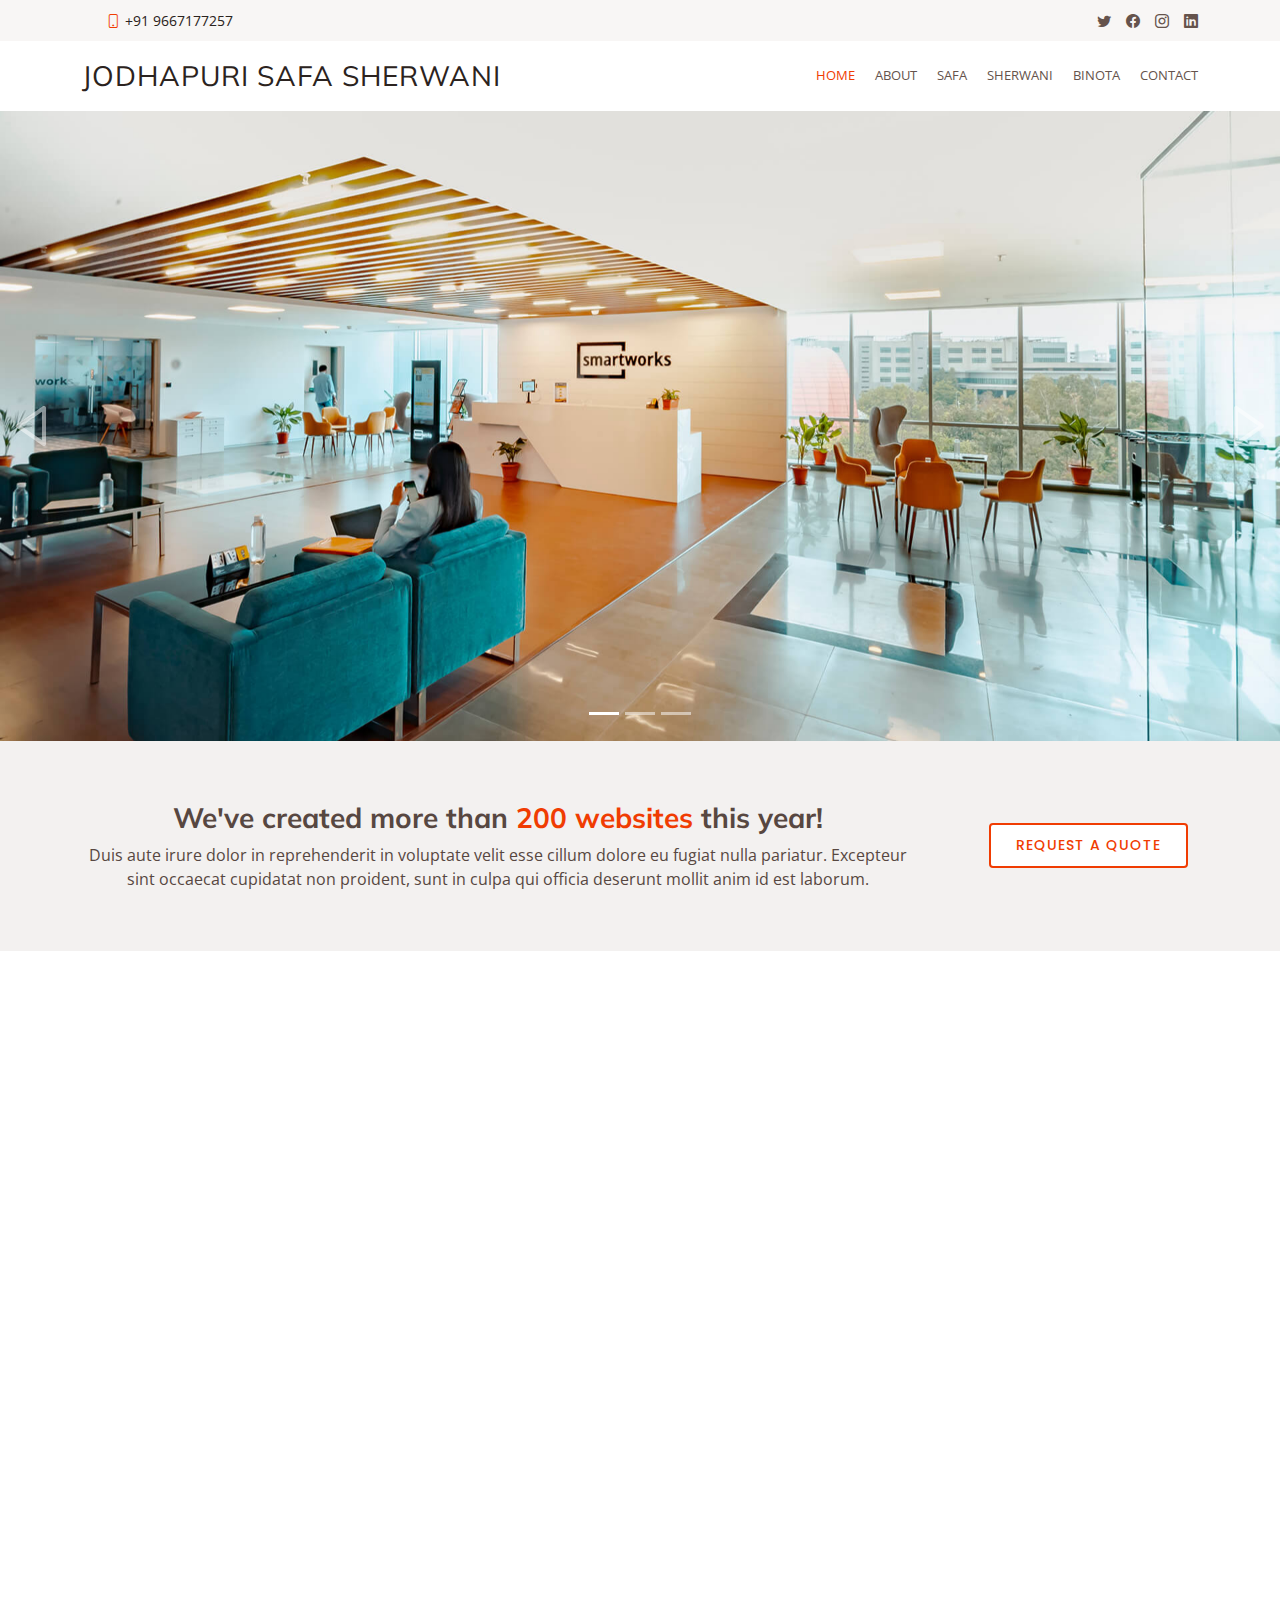
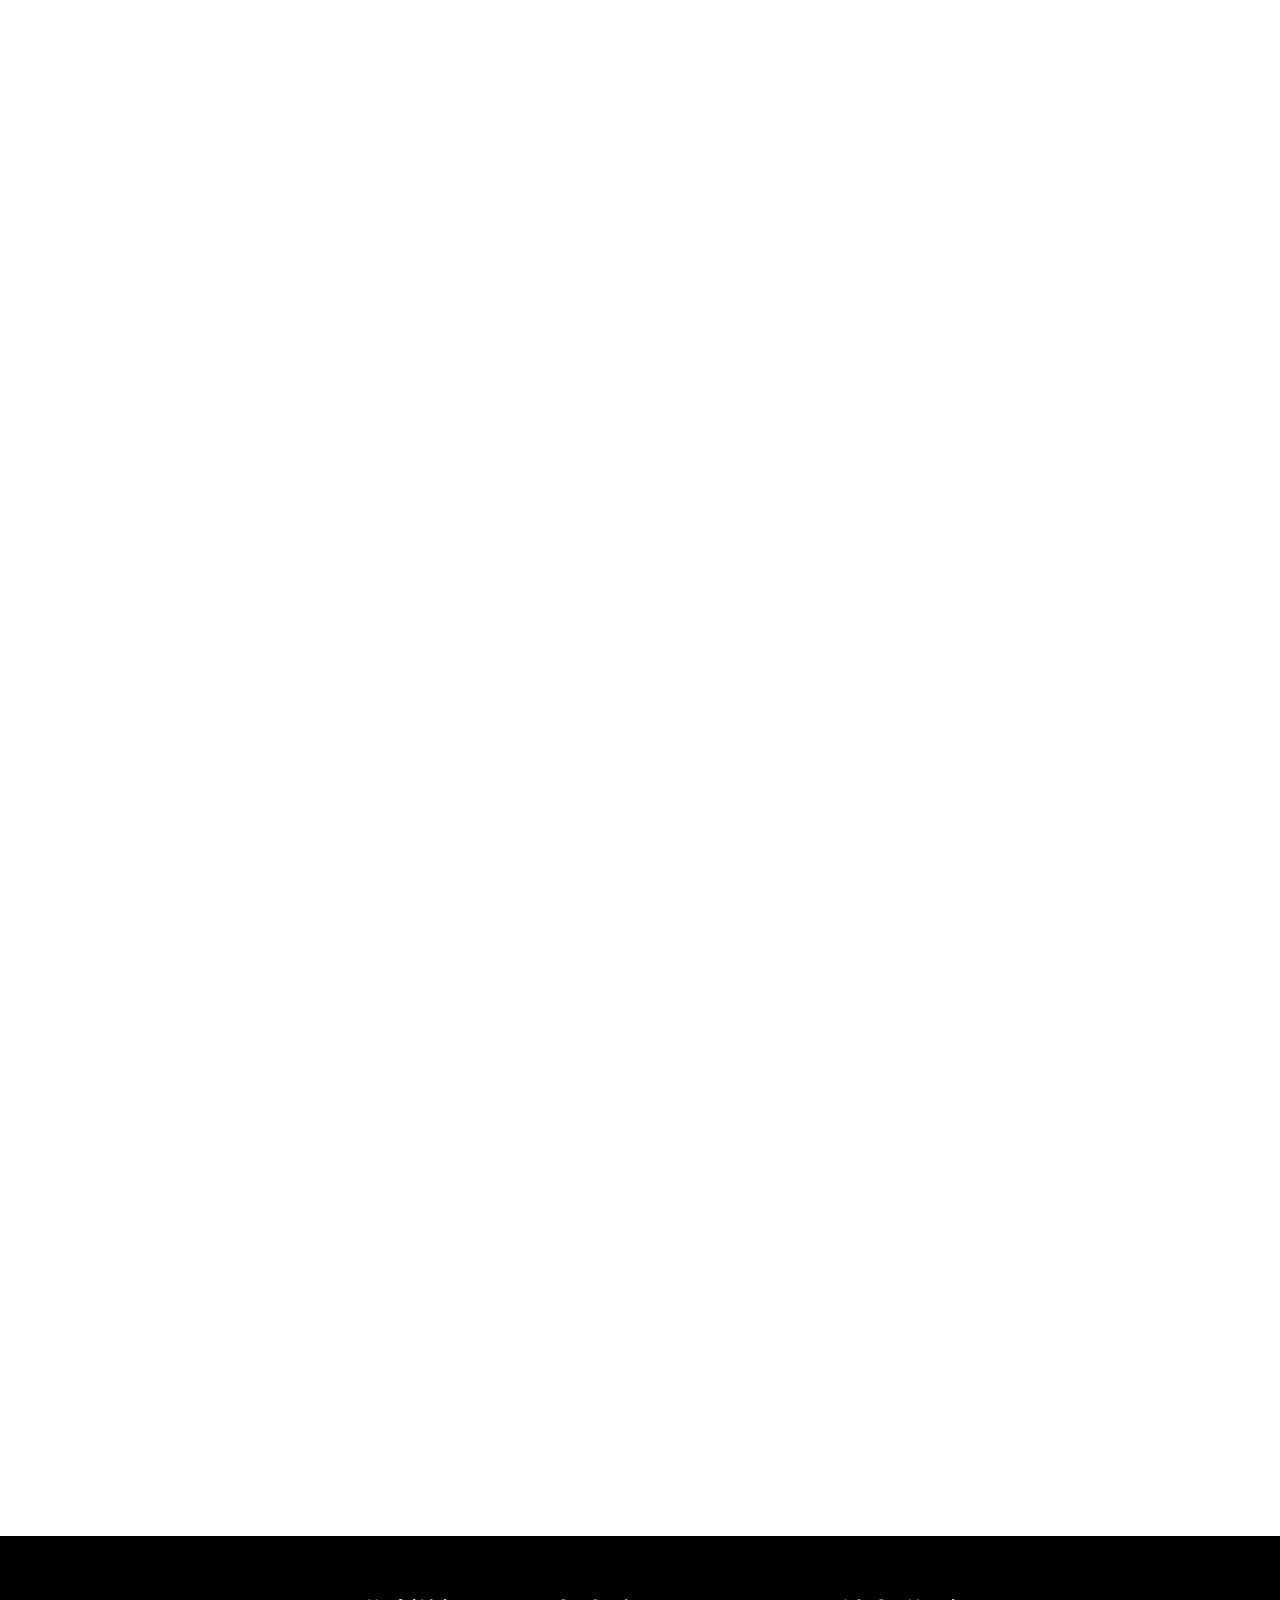
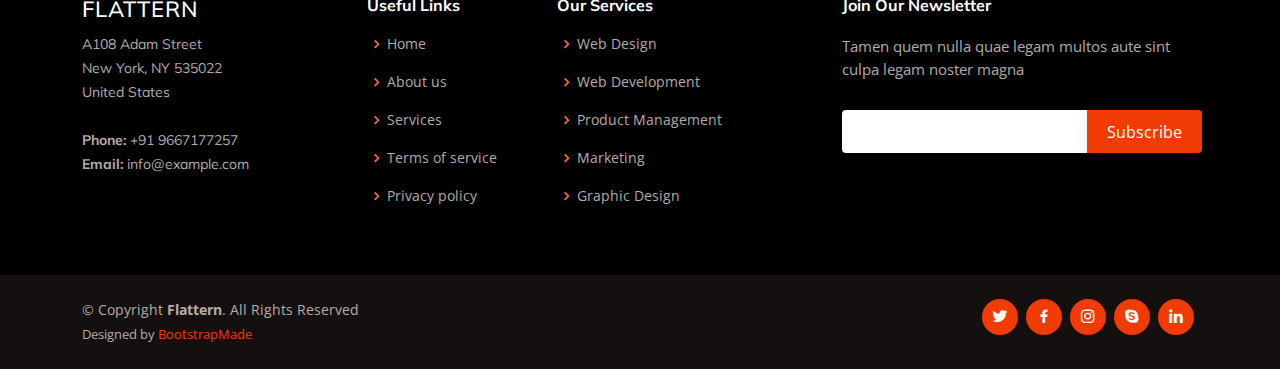
<file: index.html>
<!DOCTYPE html>
<html lang="en">

<head>
    <meta charset="utf-8">
    <meta content="width=device-width, initial-scale=1.0" name="viewport">

    <title>Jodhapuri safa sherwani </title>
    <meta content="" name="description">
    <meta content="" name="keywords">

    <!-- Favicons -->
    <link href="assets/img/favicon.png" rel="icon">
    <link href="assets/img/apple-touch-icon.png" rel="apple-touch-icon">

    <!-- Google Fonts -->
    <link href="https://fonts.googleapis.com/css?family=Open+Sans:300,300i,400,400i,600,600i,700,700i|Muli:300,300i,400,400i,500,500i,600,600i,700,700i|Poppins:300,300i,400,400i,500,500i,600,600i,700,700i" rel="stylesheet">

    <!-- Vendor CSS Files -->
    <link href="assets/vendor/animate.css/animate.min.css" rel="stylesheet">
    <link href="assets/vendor/aos/aos.css" rel="stylesheet">
    <link href="assets/vendor/bootstrap/css/bootstrap.min.css" rel="stylesheet">
    <link href="assets/vendor/bootstrap-icons/bootstrap-icons.css" rel="stylesheet">
    <link href="assets/vendor/boxicons/css/boxicons.min.css" rel="stylesheet">
    <link href="assets/vendor/glightbox/css/glightbox.min.css" rel="stylesheet">
    <link href="assets/vendor/swiper/swiper-bundle.min.css" rel="stylesheet">

    <!--  Main CSS File -->
    <link href="assets/css/style.css" rel="stylesheet">

</head>

<body>

    <!-- ======= Top Bar ======= -->
    <section id="topbar" class="d-flex align-items-center">
        <div class="container d-flex justify-content-center justify-content-md-between">
            <div class="contact-info d-flex align-items-center">
                <i class="bi bi-phone d-flex align-items-center ms-4"><span>+91 9667177257</span></i>
            </div>
            <div class="social-links d-none d-md-flex align-items-center">
                <a href="#" class="twitter"><i class="bi bi-twitter"></i></a>
                <a href="#" class="facebook"><i class="bi bi-facebook"></i></a>
                <a href="#" class="instagram"><i class="bi bi-instagram"></i></a>
                <a href="#" class="linkedin"><i class="bi bi-linkedin"></i></i></a>
            </div>
        </div>
    </section>

    <!-- ======= Header ======= -->
    <header id="header" class="d-flex align-items-center">
        <div class="container d-flex justify-content-between">

            <div class="logo">
                <h1 class="text-light"><a href="index.html">Jodhapuri safa sherwani</a></h1>
            </div>
            <nav id="navbar" class="navbar">
                <ul>
                    <li><a class="active" href="index.html">Home</a></li>
                    <li><a href="about.html">About</a></li>
                    <li><a href="services.html">safa</a></li>
                    <li><a href="testimonials.html">Sherwani</a></li>
                    <li><a href="pricing.html">Binota</a></li>
                    <!-- <li><a href="portfolio.html">Portfolio</a></li> -->
                    <!-- <li><a href="blog.html">Blog</a></li> -->
                    <!-- <li class="dropdown"><a href="#"><span>Drop Down</span> <i class="bi bi-chevron-down"></i></a>
                        <ul>
                            <li><a href="#">Drop Down 1</a></li>
                            <li class="dropdown"><a href="#"><span>Deep Drop Down</span> <i class="bi bi-chevron-right"></i></a>
                                <ul>
                                    <li><a href="#">Deep Drop Down 1</a></li>
                                    <li><a href="#">Deep Drop Down 2</a></li>
                                    <li><a href="#">Deep Drop Down 3</a></li>
                                    <li><a href="#">Deep Drop Down 4</a></li>
                                    <li><a href="#">Deep Drop Down 5</a></li>
                                </ul>
                            </li>
                            <li><a href="#">Drop Down 2</a></li>
                            <li><a href="#">Drop Down 3</a></li>
                            <li><a href="#">Drop Down 4</a></li>
                        </ul>
                    </li> -->
                    <li><a href="contact.html">Contact</a></li>
                </ul>
                <i class="bi bi-list mobile-nav-toggle"></i>
            </nav>
            <!-- .navbar -->

        </div>
    </header>
    <!-- End Header -->

    <!-- ======= Hero Section ======= -->
    <section id="hero">
        <div id="heroCarousel" data-bs-interval="5000" class="carousel slide carousel-fade" data-bs-ride="carousel">

            <div class="carousel-inner" role="listbox">

                <!-- Slide 1 -->
                <div class="carousel-item active" style="background-image: url(assets/img/slide/slide-1.jpg);">
                    <div class="carousel-container">
                    </div>
                </div>

                <!-- Slide 2 -->
                <div class="carousel-item" style="background-image: url(assets/img/slide/slide-2.jpg);">
                    <div class="carousel-container">

                    </div>
                </div>

                <!-- Slide 3 -->
                <div class="carousel-item" style="background-image: url(assets/img/slide/slide-3.jpg);">
                    <div class="carousel-container">

                    </div>
                </div>

            </div>

            <a class="carousel-control-prev" href="#heroCarousel" role="button" data-bs-slide="prev">
                <span class="carousel-control-prev-icon bx bx-left-arrow" aria-hidden="true"></span>
            </a>

            <a class="carousel-control-next" href="#heroCarousel" role="button" data-bs-slide="next">
                <span class="carousel-control-next-icon bx bx-right-arrow" aria-hidden="true"></span>
            </a>

            <ol class="carousel-indicators" id="hero-carousel-indicators"></ol>

        </div>
    </section>
    <!-- End Hero -->

    <main id="main">

        <!-- ======= Cta Section ======= -->
        <section id="cta" class="cta">
            <div class="container">

                <div class="row">
                    <div class="col-lg-9 text-center text-lg-left">
                        <h3>We've created more than <span>200 websites</span> this year!</h3>
                        <p> Duis aute irure dolor in reprehenderit in voluptate velit esse cillum dolore eu fugiat nulla pariatur. Excepteur sint occaecat cupidatat non proident, sunt in culpa qui officia deserunt mollit anim id est laborum.</p>
                    </div>
                    <div class="col-lg-3 cta-btn-container text-center">
                        <a class="cta-btn align-middle" href="#">Request a quote</a>
                    </div>
                </div>

            </div>
        </section>
        <!-- End Cta Section -->

        <!-- ======= Services Section ======= -->
        <section id="services" class="services">
            <div class="container">

                <div class="row">
                    <div class="col-lg-4 col-md-6">
                        <div class="icon-box" data-aos="fade-up">
                            <div class="icon"><i class="bi bi-briefcase"></i></div>
                            <h4 class="title"><a href="">Lorem Ipsum</a></h4>
                            <p class="description">Voluptatum deleniti atque corrupti quos dolores et quas molestias excepturi sint occaecati cupiditate non provident</p>
                        </div>
                    </div>
                    <div class="col-lg-4 col-md-6">
                        <div class="icon-box" data-aos="fade-up" data-aos-delay="100">
                            <div class="icon"><i class="bi bi-card-checklist"></i></div>
                            <h4 class="title"><a href="">Dolor Sitema</a></h4>
                            <p class="description">Minim veniam, quis nostrud exercitation ullamco laboris nisi ut aliquip ex ea commodo consequat tarad limino ata</p>
                        </div>
                    </div>
                    <div class="col-lg-4 col-md-6">
                        <div class="icon-box" data-aos="fade-up" data-aos-delay="200">
                            <div class="icon"><i class="bi bi-bar-chart"></i></div>
                            <h4 class="title"><a href="">Sed ut perspiciatis</a></h4>
                            <p class="description">Duis aute irure dolor in reprehenderit in voluptate velit esse cillum dolore eu fugiat nulla pariatur</p>
                        </div>
                    </div>
                    <div class="col-lg-4 col-md-6">
                        <div class="icon-box" data-aos="fade-up" data-aos-delay="200">
                            <div class="icon"><i class="bi bi-binoculars"></i></div>
                            <h4 class="title"><a href="">Magni Dolores</a></h4>
                            <p class="description">Excepteur sint occaecat cupidatat non proident, sunt in culpa qui officia deserunt mollit anim id est laborum</p>
                        </div>
                    </div>
                    <div class="col-lg-4 col-md-6">
                        <div class="icon-box" data-aos="fade-up" data-aos-delay="300">
                            <div class="icon"><i class="bi bi-brightness-high"></i></div>
                            <h4 class="title"><a href="">Nemo Enim</a></h4>
                            <p class="description">At vero eos et accusamus et iusto odio dignissimos ducimus qui blanditiis praesentium voluptatum deleniti atque</p>
                        </div>
                    </div>
                    <div class="col-lg-4 col-md-6">
                        <div class="icon-box" data-aos="fade-up" data-aos-delay="400">
                            <div class="icon"><i class="bi bi-calendar4-week"></i></div>
                            <h4 class="title"><a href="">Eiusmod Tempor</a></h4>
                            <p class="description">Et harum quidem rerum facilis est et expedita distinctio. Nam libero tempore, cum soluta nobis est eligendi</p>
                        </div>
                    </div>
                </div>

            </div>
        </section>
        <!-- End Services Section -->

        <!-- ======= Portfolio Section ======= -->
        <section id="portfolio" class="portfolio">
            <div class="container">

                <div class="row" data-aos="fade-up">
                    <div class="col-lg-12 d-flex justify-content-center">
                        <ul id="portfolio-flters">
                            <li data-filter="*" class="filter-active">All</li>
                            <li data-filter=".filter-app">App</li>
                            <li data-filter=".filter-card">Card</li>
                            <li data-filter=".filter-web">Web</li>
                        </ul>
                    </div>
                </div>

                <div class="row portfolio-container" data-aos="fade-up">

                    <div class="col-lg-4 col-md-6 portfolio-item filter-app">
                        <img src="assets/img/portfolio/portfolio-1.jpg" class="img-fluid" alt="">
                        <div class="portfolio-info">
                            <h4>App 1</h4>
                            <p>App</p>
                            <a href="assets/img/portfolio/portfolio-1.jpg" data-gallery="portfolioGallery" class="portfolio-lightbox preview-link" title="App 1"><i class="bx bx-plus"></i></a>
                            <a href="portfolio-details.html" class="details-link" title="More Details"><i class="bx bx-link"></i></a>
                        </div>
                    </div>

                    <div class="col-lg-4 col-md-6 portfolio-item filter-web">
                        <img src="assets/img/portfolio/portfolio-2.jpg" class="img-fluid" alt="">
                        <div class="portfolio-info">
                            <h4>Web 3</h4>
                            <p>Web</p>
                            <a href="assets/img/portfolio/portfolio-2.jpg" data-gallery="portfolioGallery" class="portfolio-lightbox preview-link" title="Web 3"><i class="bx bx-plus"></i></a>
                            <a href="portfolio-details.html" class="details-link" title="More Details"><i class="bx bx-link"></i></a>
                        </div>
                    </div>

                    <div class="col-lg-4 col-md-6 portfolio-item filter-app">
                        <img src="assets/img/portfolio/portfolio-3.jpg" class="img-fluid" alt="">
                        <div class="portfolio-info">
                            <h4>App 2</h4>
                            <p>App</p>
                            <a href="assets/img/portfolio/portfolio-3.jpg" data-gallery="portfolioGallery" class="portfolio-lightbox preview-link" title="App 2"><i class="bx bx-plus"></i></a>
                            <a href="portfolio-details.html" class="details-link" title="More Details"><i class="bx bx-link"></i></a>
                        </div>
                    </div>

                    <div class="col-lg-4 col-md-6 portfolio-item filter-card">
                        <img src="assets/img/portfolio/portfolio-4.jpg" class="img-fluid" alt="">
                        <div class="portfolio-info">
                            <h4>Card 2</h4>
                            <p>Card</p>
                            <a href="assets/img/portfolio/portfolio-4.jpg" data-gallery="portfolioGallery" class="portfolio-lightbox preview-link" title="Card 2"><i class="bx bx-plus"></i></a>
                            <a href="portfolio-details.html" class="details-link" title="More Details"><i class="bx bx-link"></i></a>
                        </div>
                    </div>

                    <div class="col-lg-4 col-md-6 portfolio-item filter-web">
                        <img src="assets/img/portfolio/portfolio-5.jpg" class="img-fluid" alt="">
                        <div class="portfolio-info">
                            <h4>Web 2</h4>
                            <p>Web</p>
                            <a href="assets/img/portfolio/portfolio-5.jpg" data-gallery="portfolioGallery" class="portfolio-lightbox preview-link" title="Web 2"><i class="bx bx-plus"></i></a>
                            <a href="portfolio-details.html" class="details-link" title="More Details"><i class="bx bx-link"></i></a>
                        </div>
                    </div>

                    <div class="col-lg-4 col-md-6 portfolio-item filter-app">
                        <img src="assets/img/portfolio/portfolio-6.jpg" class="img-fluid" alt="">
                        <div class="portfolio-info">
                            <h4>App 3</h4>
                            <p>App</p>
                            <a href="assets/img/portfolio/portfolio-6.jpg" data-gallery="portfolioGallery" class="portfolio-lightbox preview-link" title="App 3"><i class="bx bx-plus"></i></a>
                            <a href="portfolio-details.html" class="details-link" title="More Details"><i class="bx bx-link"></i></a>
                        </div>
                    </div>

                    <div class="col-lg-4 col-md-6 portfolio-item filter-card">
                        <img src="assets/img/portfolio/portfolio-7.jpg" class="img-fluid" alt="">
                        <div class="portfolio-info">
                            <h4>Card 1</h4>
                            <p>Card</p>
                            <a href="assets/img/portfolio/portfolio-7.jpg" data-gallery="portfolioGallery" class="portfolio-lightbox preview-link" title="Card 1"><i class="bx bx-plus"></i></a>
                            <a href="portfolio-details.html" class="details-link" title="More Details"><i class="bx bx-link"></i></a>
                        </div>
                    </div>

                    <div class="col-lg-4 col-md-6 portfolio-item filter-card">
                        <img src="assets/img/portfolio/portfolio-8.jpg" class="img-fluid" alt="">
                        <div class="portfolio-info">
                            <h4>Card 3</h4>
                            <p>Card</p>
                            <a href="assets/img/portfolio/portfolio-8.jpg" data-gallery="portfolioGallery" class="portfolio-lightbox preview-link" title="Card 3"><i class="bx bx-plus"></i></a>
                            <a href="portfolio-details.html" class="details-link" title="More Details"><i class="bx bx-link"></i></a>
                        </div>
                    </div>

                    <div class="col-lg-4 col-md-6 portfolio-item filter-web">
                        <img src="assets/img/portfolio/portfolio-9.jpg" class="img-fluid" alt="">
                        <div class="portfolio-info">
                            <h4>Web 3</h4>
                            <p>Web</p>
                            <a href="assets/img/portfolio/portfolio-9.jpg" data-gallery="portfolioGallery" class="portfolio-lightbox preview-link" title="Web 3"><i class="bx bx-plus"></i></a>
                            <a href="portfolio-details.html" class="details-link" title="More Details"><i class="bx bx-link"></i></a>
                        </div>
                    </div>

                </div>

            </div>
        </section>
        <!-- End Portfolio Section -->

        <!-- ======= Our Clients Section ======= -->
        <section id="clients" class="clients">
            <div class="container">

                <div class="section-title" data-aos="fade-up">
                    <h2>Our <strong>Clients</strong></h2>
                    <p>Magnam dolores commodi suscipit. Necessitatibus eius consequatur ex aliquid fuga eum quidem. Sit sint consectetur velit. Quisquam quos quisquam cupiditate. Et nemo qui impedit suscipit alias ea. Quia fugiat sit in iste officiis commodi
                        quidem hic quas.</p>
                </div>

                <div class="row no-gutters clients-wrap clearfix" data-aos="fade-up">

                    <div class="col-lg-3 col-md-4 col-xs-6">
                        <div class="client-logo">
                            <img src="assets/img/clients/client-1.png" class="img-fluid" alt="">
                        </div>
                    </div>

                    <div class="col-lg-3 col-md-4 col-xs-6">
                        <div class="client-logo">
                            <img src="assets/img/clients/client-2.png" class="img-fluid" alt="">
                        </div>
                    </div>

                    <div class="col-lg-3 col-md-4 col-xs-6">
                        <div class="client-logo">
                            <img src="assets/img/clients/client-3.png" class="img-fluid" alt="">
                        </div>
                    </div>

                    <div class="col-lg-3 col-md-4 col-xs-6">
                        <div class="client-logo">
                            <img src="assets/img/clients/client-4.png" class="img-fluid" alt="">
                        </div>
                    </div>

                    <div class="col-lg-3 col-md-4 col-xs-6">
                        <div class="client-logo">
                            <img src="assets/img/clients/client-5.png" class="img-fluid" alt="">
                        </div>
                    </div>

                    <div class="col-lg-3 col-md-4 col-xs-6">
                        <div class="client-logo">
                            <img src="assets/img/clients/client-6.png" class="img-fluid" alt="">
                        </div>
                    </div>

                    <div class="col-lg-3 col-md-4 col-xs-6">
                        <div class="client-logo">
                            <img src="assets/img/clients/client-7.png" class="img-fluid" alt="">
                        </div>
                    </div>

                    <div class="col-lg-3 col-md-4 col-xs-6">
                        <div class="client-logo">
                            <img src="assets/img/clients/client-8.png" class="img-fluid" alt="">
                        </div>
                    </div>

                </div>

            </div>
        </section>
        <!-- End Our Clients Section -->

    </main>
    <!-- End #main -->

    <!-- ======= Footer ======= -->
    <footer id="footer">

        <div class="footer-top">
            <div class="container">
                <div class="row">

                    <div class="col-lg-3 col-md-6 footer-contact">
                        <h3>Flattern</h3>
                        <p>
                            A108 Adam Street <br> New York, NY 535022<br> United States <br><br>
                            <strong>Phone:</strong> +91 9667177257<br>
                            <strong>Email:</strong> info@example.com<br>
                        </p>
                    </div>

                    <div class="col-lg-2 col-md-6 footer-links">
                        <h4>Useful Links</h4>
                        <ul>
                            <li><i class="bx bx-chevron-right"></i> <a href="#">Home</a></li>
                            <li><i class="bx bx-chevron-right"></i> <a href="#">About us</a></li>
                            <li><i class="bx bx-chevron-right"></i> <a href="#">Services</a></li>
                            <li><i class="bx bx-chevron-right"></i> <a href="#">Terms of service</a></li>
                            <li><i class="bx bx-chevron-right"></i> <a href="#">Privacy policy</a></li>
                        </ul>
                    </div>

                    <div class="col-lg-3 col-md-6 footer-links">
                        <h4>Our Services</h4>
                        <ul>
                            <li><i class="bx bx-chevron-right"></i> <a href="#">Web Design</a></li>
                            <li><i class="bx bx-chevron-right"></i> <a href="#">Web Development</a></li>
                            <li><i class="bx bx-chevron-right"></i> <a href="#">Product Management</a></li>
                            <li><i class="bx bx-chevron-right"></i> <a href="#">Marketing</a></li>
                            <li><i class="bx bx-chevron-right"></i> <a href="#">Graphic Design</a></li>
                        </ul>
                    </div>

                    <div class="col-lg-4 col-md-6 footer-newsletter">
                        <h4>Join Our Newsletter</h4>
                        <p>Tamen quem nulla quae legam multos aute sint culpa legam noster magna</p>
                        <form action="" method="post">
                            <input type="email" name="email"><input type="submit" value="Subscribe">
                        </form>
                    </div>

                </div>
            </div>
        </div>

        <div class="container d-md-flex py-4">

            <div class="me-md-auto text-center text-md-start">
                <div class="copyright">
                    &copy; Copyright <strong><span>Flattern</span></strong>. All Rights Reserved
                </div>
                <div class="credits">Designed by <a href="https://bootstrapmade.com/">BootstrapMade</a>
                </div>
            </div>
            <div class="social-links text-center text-md-right pt-3 pt-md-0">
                <a href="#" class="twitter"><i class="bx bxl-twitter"></i></a>
                <a href="#" class="facebook"><i class="bx bxl-facebook"></i></a>
                <a href="#" class="instagram"><i class="bx bxl-instagram"></i></a>
                <a href="#" class="google-plus"><i class="bx bxl-skype"></i></a>
                <a href="#" class="linkedin"><i class="bx bxl-linkedin"></i></a>
            </div>
        </div>
    </footer>
    <!-- End Footer -->

    <a href="#" class="back-to-top d-flex align-items-center justify-content-center"><i class="bi bi-arrow-up-short"></i></a>

    <!-- Vendor JS Files -->
    <script src="assets/vendor/aos/aos.js"></script>
    <script src="assets/vendor/bootstrap/js/bootstrap.bundle.min.js"></script>
    <script src="assets/vendor/glightbox/js/glightbox.min.js"></script>
    <script src="assets/vendor/isotope-layout/isotope.pkgd.min.js"></script>
    <script src="assets/vendor/swiper/swiper-bundle.min.js"></script>
    <script src="assets/vendor/waypoints/noframework.waypoints.js"></script>
    <script src="assets/vendor/php-email-form/validate.js"></script>

    <!--  Main JS File -->
    <script src="assets/js/main.js"></script>

</body>

</html>
</file>
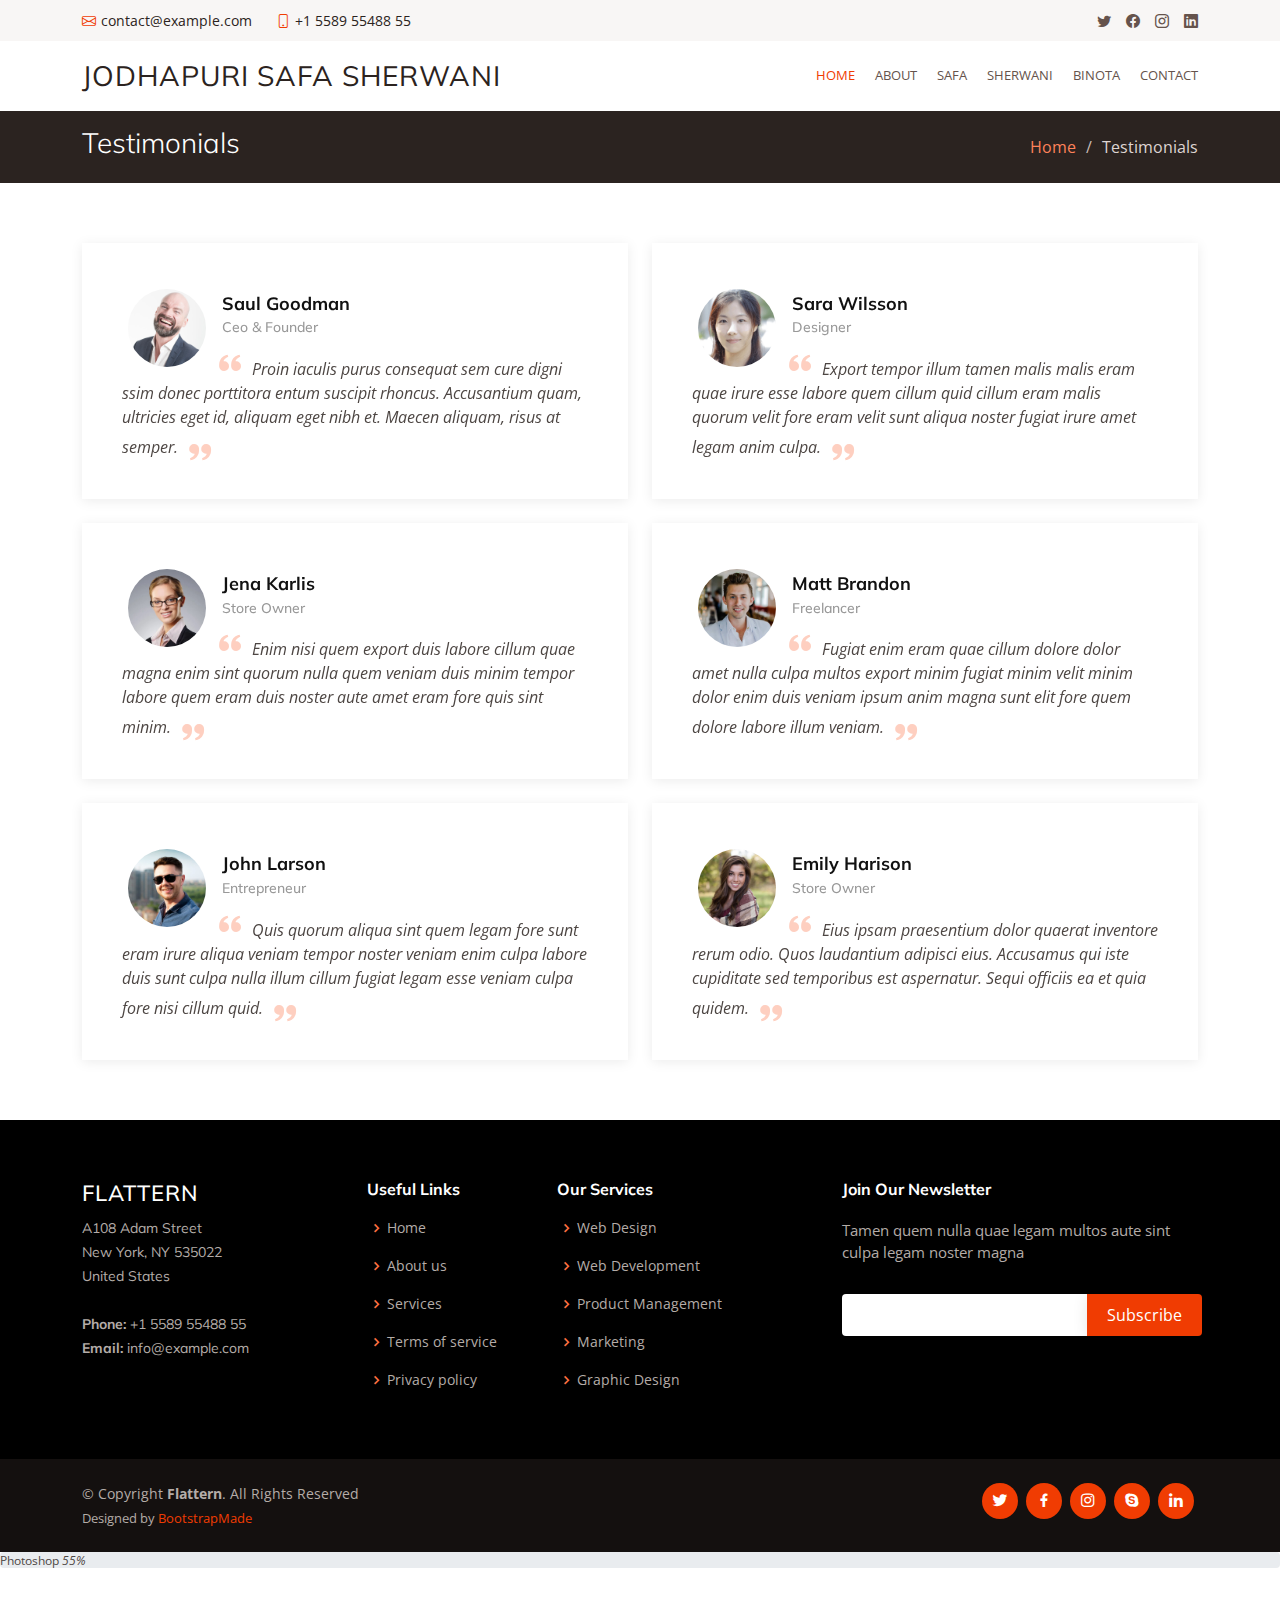
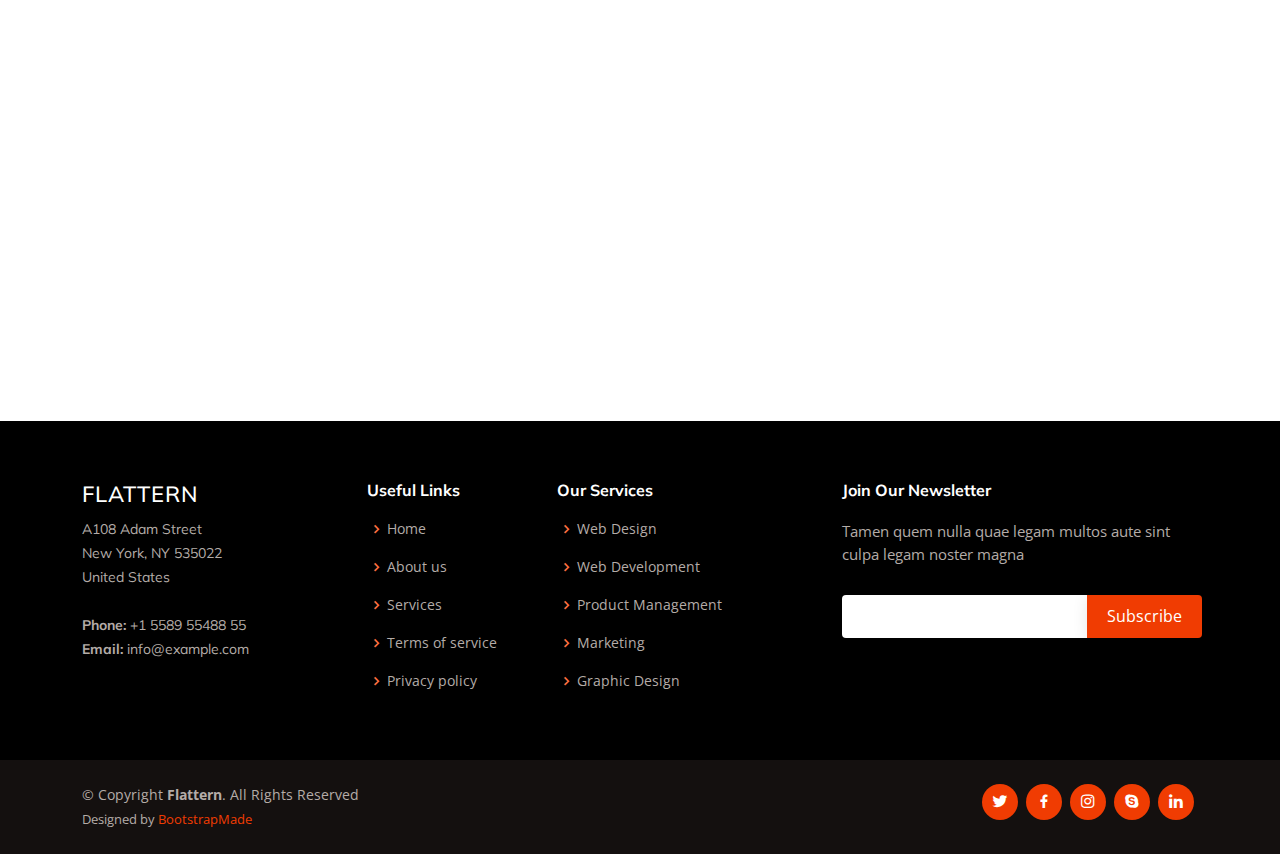
<file: about.html>
<!DOCTYPE html>
<html lang="en">

<head>
    <meta charset="utf-8">
    <meta content="width=device-width, initial-scale=1.0" name="viewport">

    <title>Testimonials - Flattern Bootstrap Template</title>
    <meta content="" name="description">
    <meta content="" name="keywords">

    <!-- Favicons -->
    <link href="assets/img/favicon.png" rel="icon">
    <link href="assets/img/apple-touch-icon.png" rel="apple-touch-icon">

    <!-- Google Fonts -->
    <link href="https://fonts.googleapis.com/css?family=Open+Sans:300,300i,400,400i,600,600i,700,700i|Muli:300,300i,400,400i,500,500i,600,600i,700,700i|Poppins:300,300i,400,400i,500,500i,600,600i,700,700i" rel="stylesheet">

    <!-- Vendor CSS Files -->
    <link href="assets/vendor/animate.css/animate.min.css" rel="stylesheet">
    <link href="assets/vendor/aos/aos.css" rel="stylesheet">
    <link href="assets/vendor/bootstrap/css/bootstrap.min.css" rel="stylesheet">
    <link href="assets/vendor/bootstrap-icons/bootstrap-icons.css" rel="stylesheet">
    <link href="assets/vendor/boxicons/css/boxicons.min.css" rel="stylesheet">
    <link href="assets/vendor/glightbox/css/glightbox.min.css" rel="stylesheet">
    <link href="assets/vendor/swiper/swiper-bundle.min.css" rel="stylesheet">

    <!-- Template Main CSS File -->
    <link href="assets/css/style.css" rel="stylesheet">

</head>

<body>

    <!-- ======= Top Bar ======= -->
    <section id="topbar" class="d-flex align-items-center">
        <div class="container d-flex justify-content-center justify-content-md-between">
            <div class="contact-info d-flex align-items-center">
                <i class="bi bi-envelope d-flex align-items-center"><a href="mailto:contact@example.com">contact@example.com</a></i>
                <i class="bi bi-phone d-flex align-items-center ms-4"><span>+1 5589 55488 55</span></i>
            </div>
            <div class="social-links d-none d-md-flex align-items-center">
                <a href="#" class="twitter"><i class="bi bi-twitter"></i></a>
                <a href="#" class="facebook"><i class="bi bi-facebook"></i></a>
                <a href="#" class="instagram"><i class="bi bi-instagram"></i></a>
                <a href="#" class="linkedin"><i class="bi bi-linkedin"></i></i></a>
            </div>
        </div>
    </section>

    <!-- ======= Header ======= -->
    <header id="header" class="d-flex align-items-center">
        <div class="container d-flex justify-content-between">

            <div class="logo">
                <h1 class="text-light"><a href="index.html">Jodhapuri safa sherwani</a></h1>
            </div>
            <nav id="navbar" class="navbar">
                <ul>
                    <li><a class="active" href="index.html">Home</a></li>
                    <li><a href="about.html">About</a></li>
                    <li><a href="services.html">safa</a></li>
                    <li><a href="testimonials.html">Sherwani</a></li>
                    <li><a href="pricing.html">Binota</a></li>
                    <!-- <li><a href="portfolio.html">Portfolio</a></li> -->
                    <!-- <li><a href="blog.html">Blog</a></li> -->
                    <!-- <li class="dropdown"><a href="#"><span>Drop Down</span> <i class="bi bi-chevron-down"></i></a>
                        <ul>
                            <li><a href="#">Drop Down 1</a></li>
                            <li class="dropdown"><a href="#"><span>Deep Drop Down</span> <i class="bi bi-chevron-right"></i></a>
                                <ul>
                                    <li><a href="#">Deep Drop Down 1</a></li>
                                    <li><a href="#">Deep Drop Down 2</a></li>
                                    <li><a href="#">Deep Drop Down 3</a></li>
                                    <li><a href="#">Deep Drop Down 4</a></li>
                                    <li><a href="#">Deep Drop Down 5</a></li>
                                </ul>
                            </li>
                            <li><a href="#">Drop Down 2</a></li>
                            <li><a href="#">Drop Down 3</a></li>
                            <li><a href="#">Drop Down 4</a></li>
                        </ul>
                    </li> -->
                    <li><a href="contact.html">Contact</a></li>
                </ul>
                <i class="bi bi-list mobile-nav-toggle"></i>
            </nav>
            <!-- .navbar -->

        </div>
    </header>
    <!-- End Header -->

    <main id="main">

        <!-- ======= Breadcrumbs ======= -->
        <section id="breadcrumbs" class="breadcrumbs">
            <div class="container">

                <div class="d-flex justify-content-between align-items-center">
                    <h2>Testimonials</h2>
                    <ol>
                        <li><a href="index.html">Home</a></li>
                        <li>Testimonials</li>
                    </ol>
                </div>

            </div>
        </section>
        <!-- End Breadcrumbs -->

        <!-- ======= Testimonials Section ======= -->
        <section id="testimonials" class="testimonials">
            <div class="container">

                <div class="row">

                    <div class="col-lg-6" data-aos="fade-up">
                        <div class="testimonial-item">
                            <img src="assets/img/testimonials/testimonials-1.jpg" class="testimonial-img" alt="">
                            <h3>Saul Goodman</h3>
                            <h4>Ceo &amp; Founder</h4>
                            <p>
                                <i class="bx bxs-quote-alt-left quote-icon-left"></i> Proin iaculis purus consequat sem cure digni ssim donec porttitora entum suscipit rhoncus. Accusantium quam, ultricies eget id, aliquam eget nibh et. Maecen aliquam,
                                risus at semper.
                                <i class="bx bxs-quote-alt-right quote-icon-right"></i>
                            </p>
                        </div>
                    </div>

                    <div class="col-lg-6" data-aos="fade-up" data-aos-delay="100">
                        <div class="testimonial-item mt-4 mt-lg-0">
                            <img src="assets/img/testimonials/testimonials-2.jpg" class="testimonial-img" alt="">
                            <h3>Sara Wilsson</h3>
                            <h4>Designer</h4>
                            <p>
                                <i class="bx bxs-quote-alt-left quote-icon-left"></i> Export tempor illum tamen malis malis eram quae irure esse labore quem cillum quid cillum eram malis quorum velit fore eram velit sunt aliqua noster fugiat irure amet
                                legam anim culpa.
                                <i class="bx bxs-quote-alt-right quote-icon-right"></i>
                            </p>
                        </div>
                    </div>

                    <div class="col-lg-6" data-aos="fade-up" data-aos-delay="200">
                        <div class="testimonial-item mt-4">
                            <img src="assets/img/testimonials/testimonials-3.jpg" class="testimonial-img" alt="">
                            <h3>Jena Karlis</h3>
                            <h4>Store Owner</h4>
                            <p>
                                <i class="bx bxs-quote-alt-left quote-icon-left"></i> Enim nisi quem export duis labore cillum quae magna enim sint quorum nulla quem veniam duis minim tempor labore quem eram duis noster aute amet eram fore quis sint minim.
                                <i class="bx bxs-quote-alt-right quote-icon-right"></i>
                            </p>
                        </div>
                    </div>

                    <div class="col-lg-6" data-aos="fade-up" data-aos-delay="300">
                        <div class="testimonial-item mt-4">
                            <img src="assets/img/testimonials/testimonials-4.jpg" class="testimonial-img" alt="">
                            <h3>Matt Brandon</h3>
                            <h4>Freelancer</h4>
                            <p>
                                <i class="bx bxs-quote-alt-left quote-icon-left"></i> Fugiat enim eram quae cillum dolore dolor amet nulla culpa multos export minim fugiat minim velit minim dolor enim duis veniam ipsum anim magna sunt elit fore quem dolore
                                labore illum veniam.
                                <i class="bx bxs-quote-alt-right quote-icon-right"></i>
                            </p>
                        </div>
                    </div>

                    <div class="col-lg-6" data-aos="fade-up" data-aos-delay="400">
                        <div class="testimonial-item mt-4">
                            <img src="assets/img/testimonials/testimonials-5.jpg" class="testimonial-img" alt="">
                            <h3>John Larson</h3>
                            <h4>Entrepreneur</h4>
                            <p>
                                <i class="bx bxs-quote-alt-left quote-icon-left"></i> Quis quorum aliqua sint quem legam fore sunt eram irure aliqua veniam tempor noster veniam enim culpa labore duis sunt culpa nulla illum cillum fugiat legam esse veniam
                                culpa fore nisi cillum quid.
                                <i class="bx bxs-quote-alt-right quote-icon-right"></i>
                            </p>
                        </div>
                    </div>

                    <div class="col-lg-6" data-aos="fade-up" data-aos-delay="500">
                        <div class="testimonial-item mt-4">
                            <img src="assets/img/testimonials/testimonials-6.jpg" class="testimonial-img" alt="">
                            <h3>Emily Harison</h3>
                            <h4>Store Owner</h4>
                            <p>
                                <i class="bx bxs-quote-alt-left quote-icon-left"></i> Eius ipsam praesentium dolor quaerat inventore rerum odio. Quos laudantium adipisci eius. Accusamus qui iste cupiditate sed temporibus est aspernatur. Sequi officiis
                                ea et quia quidem.
                                <i class="bx bxs-quote-alt-right quote-icon-right"></i>
                            </p>
                        </div>
                    </div>

                </div>

            </div>
        </section>
        <!-- End Testimonials Section -->

    </main>
    <!-- End #main -->

    <!-- ======= Footer ======= -->
    <footer id="footer">

        <div class="footer-top">
            <div class="container">
                <div class="row">

                    <div class="col-lg-3 col-md-6 footer-contact">
                        <h3>Flattern</h3>
                        <p>
                            A108 Adam Street <br> New York, NY 535022<br> United States <br><br>
                            <strong>Phone:</strong> +1 5589 55488 55<br>
                            <strong>Email:</strong> info@example.com<br>
                        </p>
                    </div>

                    <div class="col-lg-2 col-md-6 footer-links">
                        <h4>Useful Links</h4>
                        <ul>
                            <li><i class="bx bx-chevron-right"></i> <a href="#">Home</a></li>
                            <li><i class="bx bx-chevron-right"></i> <a href="#">About us</a></li>
                            <li><i class="bx bx-chevron-right"></i> <a href="#">Services</a></li>
                            <li><i class="bx bx-chevron-right"></i> <a href="#">Terms of service</a></li>
                            <li><i class="bx bx-chevron-right"></i> <a href="#">Privacy policy</a></li>
                        </ul>
                    </div>

                    <div class="col-lg-3 col-md-6 footer-links">
                        <h4>Our Services</h4>
                        <ul>
                            <li><i class="bx bx-chevron-right"></i> <a href="#">Web Design</a></li>
                            <li><i class="bx bx-chevron-right"></i> <a href="#">Web Development</a></li>
                            <li><i class="bx bx-chevron-right"></i> <a href="#">Product Management</a></li>
                            <li><i class="bx bx-chevron-right"></i> <a href="#">Marketing</a></li>
                            <li><i class="bx bx-chevron-right"></i> <a href="#">Graphic Design</a></li>
                        </ul>
                    </div>

                    <div class="col-lg-4 col-md-6 footer-newsletter">
                        <h4>Join Our Newsletter</h4>
                        <p>Tamen quem nulla quae legam multos aute sint culpa legam noster magna</p>
                        <form action="" method="post">
                            <input type="email" name="email"><input type="submit" value="Subscribe">
                        </form>
                    </div>

                </div>
            </div>
        </div>

        <div class="container d-md-flex py-4">

            <div class="me-md-auto text-center text-md-start">
                <div class="copyright">
                    &copy; Copyright <strong><span>Flattern</span></strong>. All Rights Reserved
                </div>
                <div class="credits">Designed by <a href="https://bootstrapmade.com/">BootstrapMade</a>
                </div>
            </div>
            <div class="social-links text-center text-md-right pt-3 pt-md-0">
                <a href="#" class="twitter"><i class="bx bxl-twitter"></i></a>
                <a href="#" class="facebook"><i class="bx bxl-facebook"></i></a>
                <a href="#" class="instagram"><i class="bx bxl-instagram"></i></a>
                <a href="#" class="google-plus"><i class="bx bxl-skype"></i></a>
                <a href="#" class="linkedin"><i class="bx bxl-linkedin"></i></a>
            </div>
        </div>
    </footer>
    <!-- End Footer -->

    <a href="#" class="back-to-top d-flex align-items-center justify-content-center"><i class="bi bi-arrow-up-short"></i></a>

    <!-- Vendor JS Files -->
    <script src="assets/vendor/aos/aos.js"></script>
    <script src="assets/vendor/bootstrap/js/bootstrap.bundle.min.js"></script>
    <script src="assets/vendor/glightbox/js/glightbox.min.js"></script>
    <script src="assets/vendor/isotope-layout/isotope.pkgd.min.js"></script>
    <script src="assets/vendor/swiper/swiper-bundle.min.js"></script>
    <script src="assets/vendor/waypoints/noframework.waypoints.js"></script>
    <script src="assets/vendor/php-email-form/validate.js"></script>

    <!-- Template Main JS File -->
    <script src="assets/js/main.js"></script>

</body>

</html>
</div>
</div>

<div class="progress">
    <span class="skill">Photoshop <i class="val">55%</i></span>
    <div class="progress-bar-wrap">
        <div class="progress-bar" role="progressbar" aria-valuenow="55" aria-valuemin="0" aria-valuemax="100"></div>
    </div>
</div>

</div>

</div>

</div>
</section>
<!-- End Our Skills Section -->

<!-- ======= Our Clients Section ======= -->
<section id="clients" class="clients">
    <div class="container">

        <div class="section-title" data-aos="fade-up">
            <h2>Our <strong>Clients</strong></h2>
            <p>Magnam dolores commodi suscipit. Necessitatibus eius consequatur ex aliquid fuga eum quidem. Sit sint consectetur velit. Quisquam quos quisquam cupiditate. Et nemo qui impedit suscipit alias ea. Quia fugiat sit in iste officiis commodi quidem
                hic quas.</p>
        </div>

        <div class="row no-gutters clients-wrap clearfix" data-aos="fade-up">

            <div class="col-lg-3 col-md-4 col-xs-6">
                <div class="client-logo">
                    <img src="assets/img/clients/client-1.png" class="img-fluid" alt="">
                </div>
            </div>

            <div class="col-lg-3 col-md-4 col-xs-6">
                <div class="client-logo">
                    <img src="assets/img/clients/client-2.png" class="img-fluid" alt="">
                </div>
            </div>

            <div class="col-lg-3 col-md-4 col-xs-6">
                <div class="client-logo">
                    <img src="assets/img/clients/client-3.png" class="img-fluid" alt="">
                </div>
            </div>

            <div class="col-lg-3 col-md-4 col-xs-6">
                <div class="client-logo">
                    <img src="assets/img/clients/client-4.png" class="img-fluid" alt="">
                </div>
            </div>

            <div class="col-lg-3 col-md-4 col-xs-6">
                <div class="client-logo">
                    <img src="assets/img/clients/client-5.png" class="img-fluid" alt="">
                </div>
            </div>

            <div class="col-lg-3 col-md-4 col-xs-6">
                <div class="client-logo">
                    <img src="assets/img/clients/client-6.png" class="img-fluid" alt="">
                </div>
            </div>

            <div class="col-lg-3 col-md-4 col-xs-6">
                <div class="client-logo">
                    <img src="assets/img/clients/client-7.png" class="img-fluid" alt="">
                </div>
            </div>

            <div class="col-lg-3 col-md-4 col-xs-6">
                <div class="client-logo">
                    <img src="assets/img/clients/client-8.png" class="img-fluid" alt="">
                </div>
            </div>

        </div>

    </div>
</section>
<!-- End Our Clients Section -->

</main>
<!-- End #main -->

<!-- ======= Footer ======= -->
<footer id="footer">

    <div class="footer-top">
        <div class="container">
            <div class="row">

                <div class="col-lg-3 col-md-6 footer-contact">
                    <h3>Flattern</h3>
                    <p>
                        A108 Adam Street <br> New York, NY 535022<br> United States <br><br>
                        <strong>Phone:</strong> +1 5589 55488 55<br>
                        <strong>Email:</strong> info@example.com<br>
                    </p>
                </div>

                <div class="col-lg-2 col-md-6 footer-links">
                    <h4>Useful Links</h4>
                    <ul>
                        <li><i class="bx bx-chevron-right"></i> <a href="#">Home</a></li>
                        <li><i class="bx bx-chevron-right"></i> <a href="#">About us</a></li>
                        <li><i class="bx bx-chevron-right"></i> <a href="#">Services</a></li>
                        <li><i class="bx bx-chevron-right"></i> <a href="#">Terms of service</a></li>
                        <li><i class="bx bx-chevron-right"></i> <a href="#">Privacy policy</a></li>
                    </ul>
                </div>

                <div class="col-lg-3 col-md-6 footer-links">
                    <h4>Our Services</h4>
                    <ul>
                        <li><i class="bx bx-chevron-right"></i> <a href="#">Web Design</a></li>
                        <li><i class="bx bx-chevron-right"></i> <a href="#">Web Development</a></li>
                        <li><i class="bx bx-chevron-right"></i> <a href="#">Product Management</a></li>
                        <li><i class="bx bx-chevron-right"></i> <a href="#">Marketing</a></li>
                        <li><i class="bx bx-chevron-right"></i> <a href="#">Graphic Design</a></li>
                    </ul>
                </div>

                <div class="col-lg-4 col-md-6 footer-newsletter">
                    <h4>Join Our Newsletter</h4>
                    <p>Tamen quem nulla quae legam multos aute sint culpa legam noster magna</p>
                    <form action="" method="post">
                        <input type="email" name="email"><input type="submit" value="Subscribe">
                    </form>
                </div>

            </div>
        </div>
    </div>

    <div class="container d-md-flex py-4">

        <div class="me-md-auto text-center text-md-start">
            <div class="copyright">
                &copy; Copyright <strong><span>Flattern</span></strong>. All Rights Reserved
            </div>
            <div class="credits">Designed by <a href="https://bootstrapmade.com/">BootstrapMade</a>
            </div>
        </div>
        <div class="social-links text-center text-md-right pt-3 pt-md-0">
            <a href="#" class="twitter"><i class="bx bxl-twitter"></i></a>
            <a href="#" class="facebook"><i class="bx bxl-facebook"></i></a>
            <a href="#" class="instagram"><i class="bx bxl-instagram"></i></a>
            <a href="#" class="google-plus"><i class="bx bxl-skype"></i></a>
            <a href="#" class="linkedin"><i class="bx bxl-linkedin"></i></a>
        </div>
    </div>
</footer>
<!-- End Footer -->

<a href="#" class="back-to-top d-flex align-items-center justify-content-center"><i class="bi bi-arrow-up-short"></i></a>

<!-- Vendor JS Files -->
<script src="assets/vendor/aos/aos.js"></script>
<script src="assets/vendor/bootstrap/js/bootstrap.bundle.min.js"></script>
<script src="assets/vendor/glightbox/js/glightbox.min.js"></script>
<script src="assets/vendor/isotope-layout/isotope.pkgd.min.js"></script>
<script src="assets/vendor/swiper/swiper-bundle.min.js"></script>
<script src="assets/vendor/waypoints/noframework.waypoints.js"></script>
<script src="assets/vendor/php-email-form/validate.js"></script>

<!-- Template Main JS File -->
<script src="assets/js/main.js"></script>

</body>

</html>
</file>
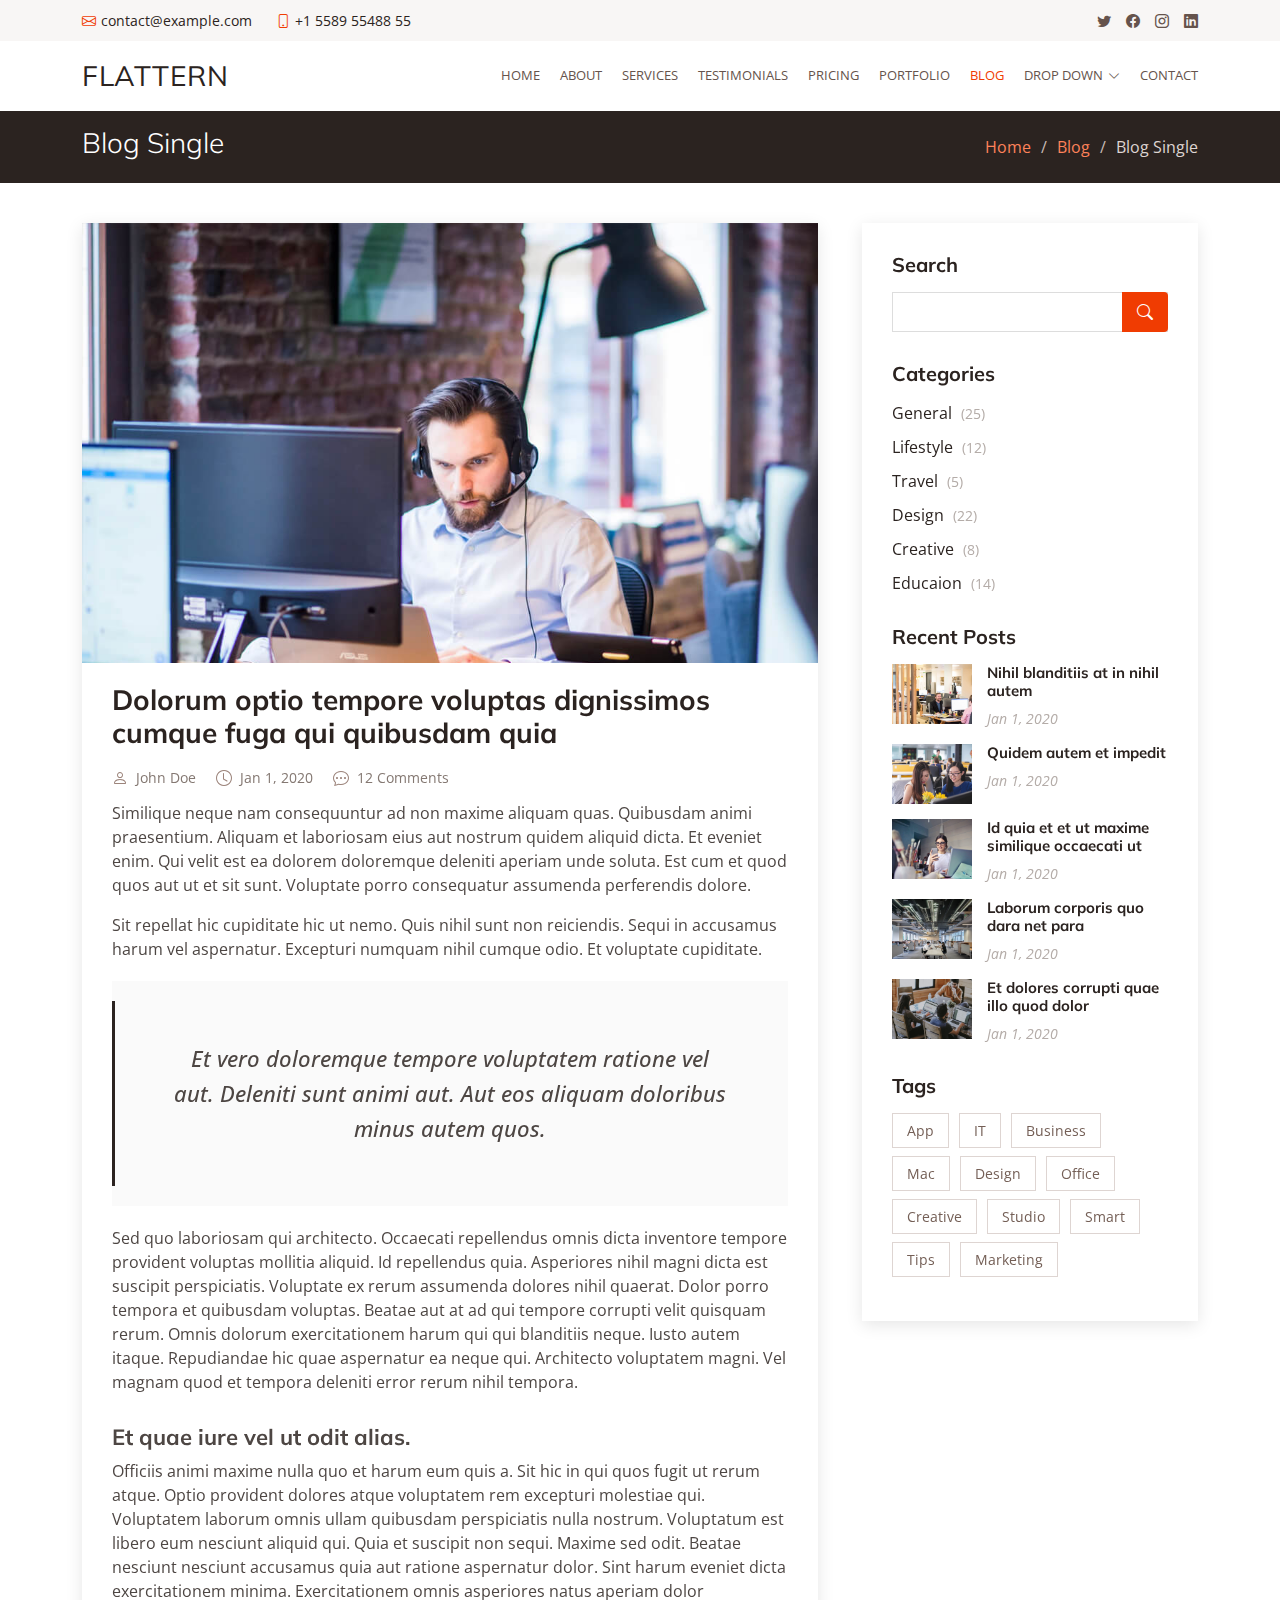
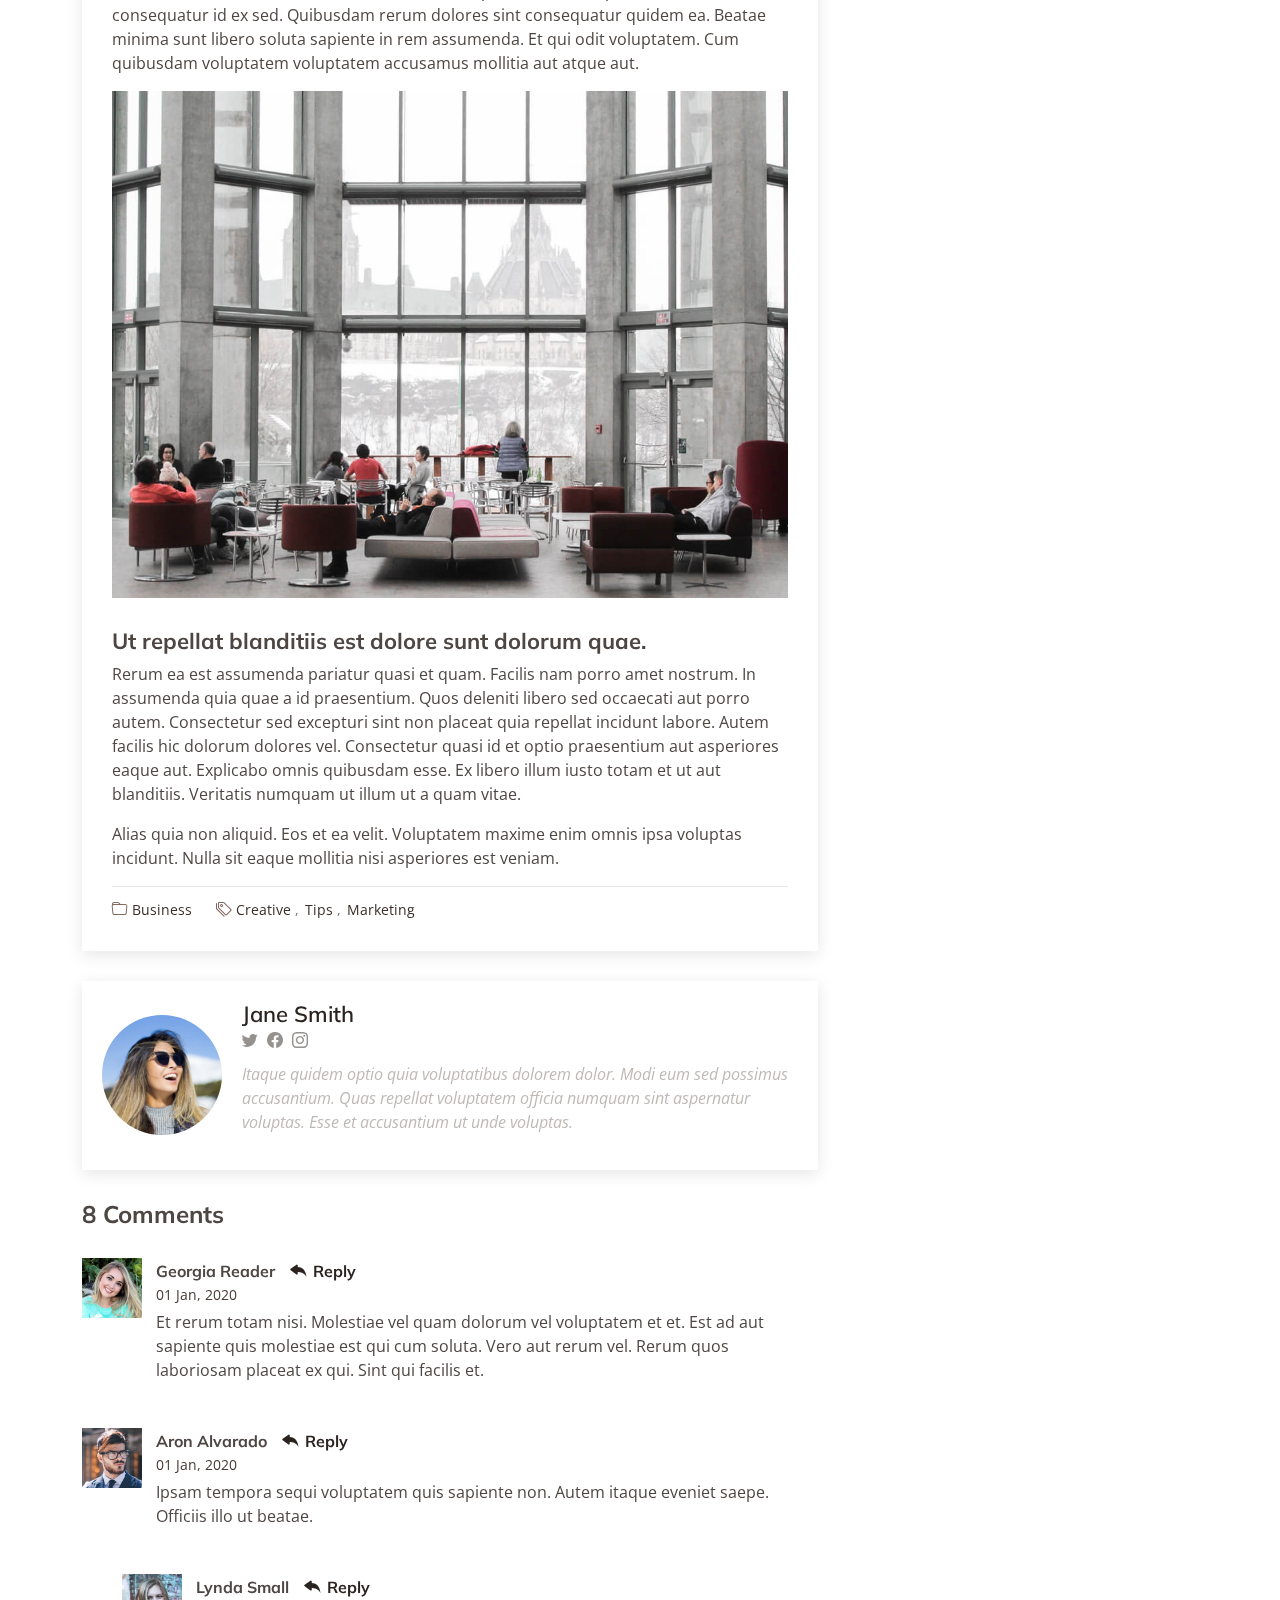
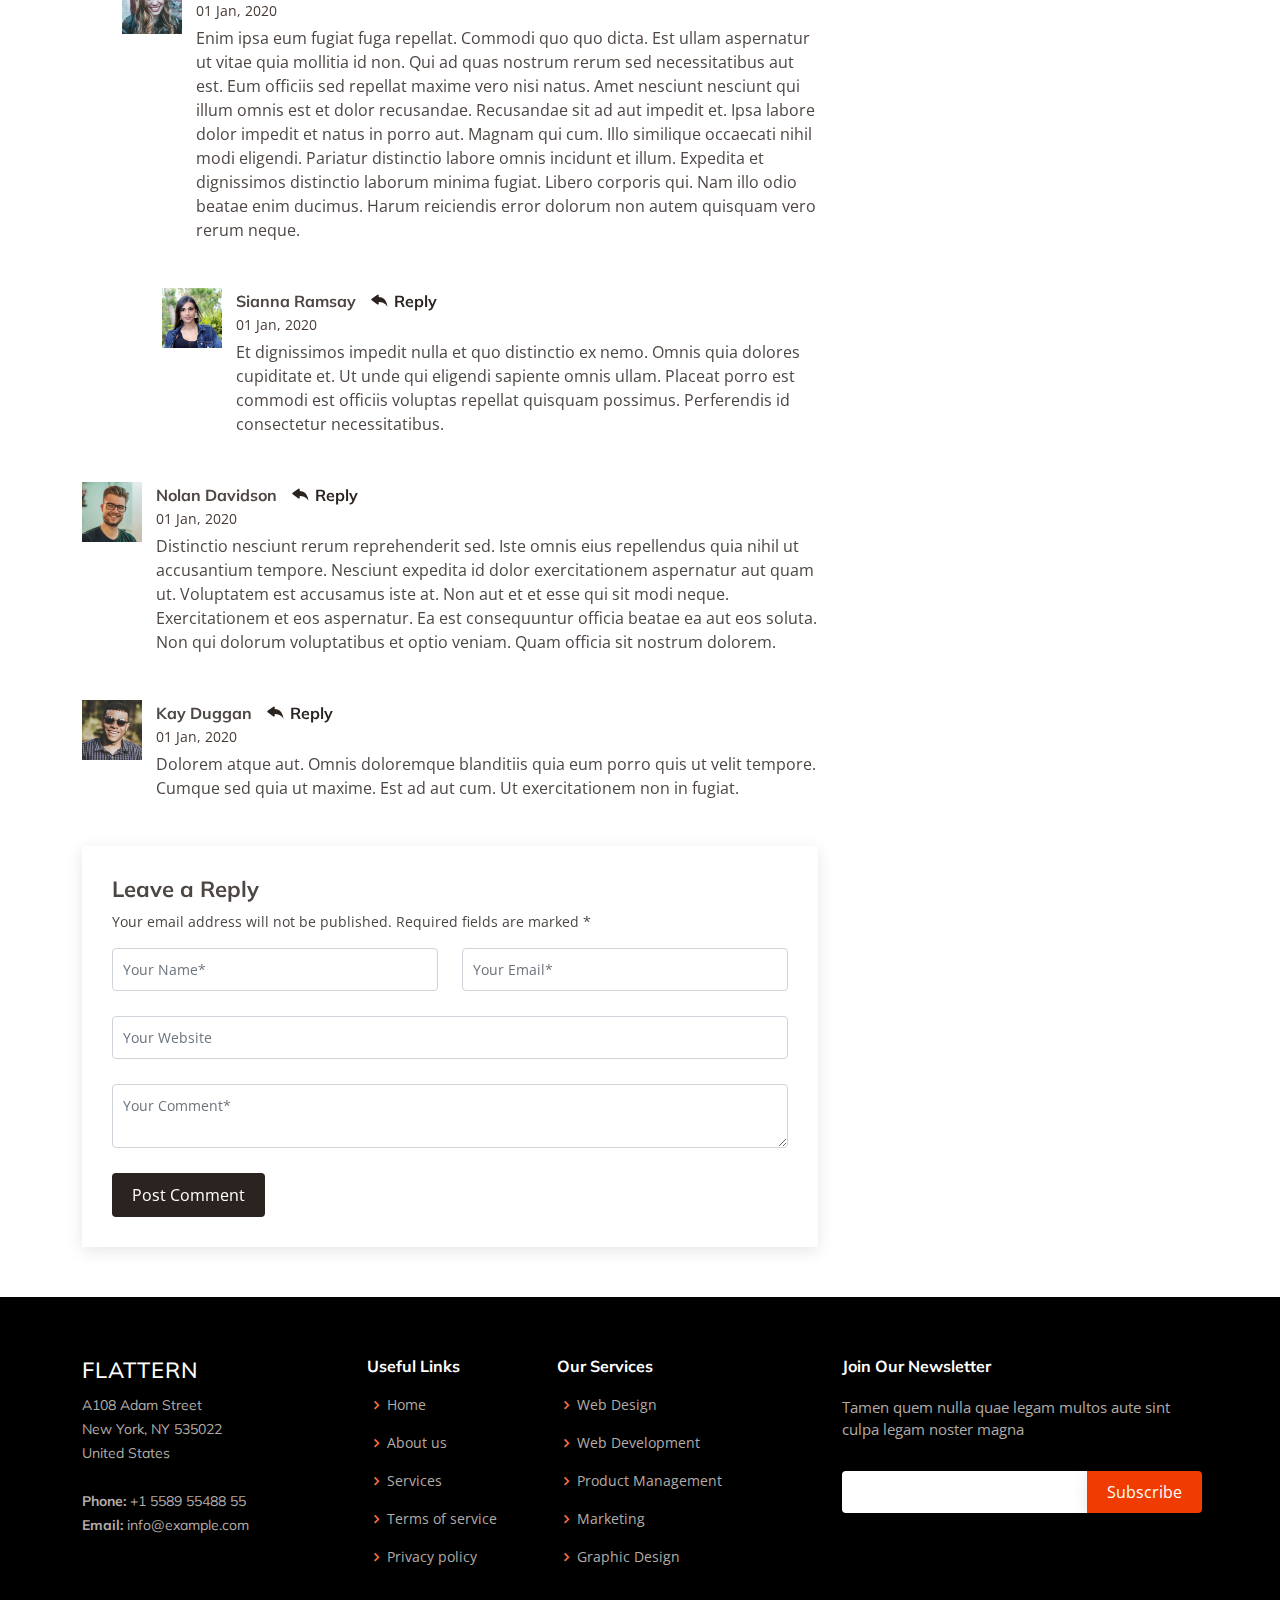
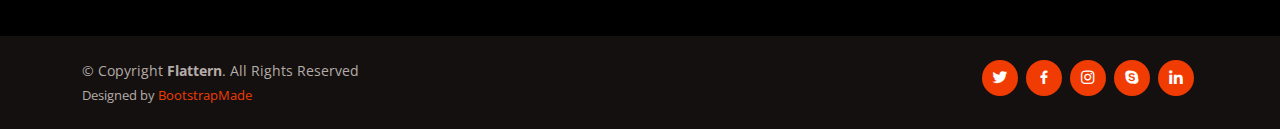
<file: blog-single.html>
<!DOCTYPE html>
<html lang="en">

<head>
    <meta charset="utf-8">
    <meta content="width=device-width, initial-scale=1.0" name="viewport">

    <title>Blog Single - Flattern Bootstrap Template</title>
    <meta content="" name="description">
    <meta content="" name="keywords">

    <!-- Favicons -->
    <link href="assets/img/favicon.png" rel="icon">
    <link href="assets/img/apple-touch-icon.png" rel="apple-touch-icon">

    <!-- Google Fonts -->
    <link href="https://fonts.googleapis.com/css?family=Open+Sans:300,300i,400,400i,600,600i,700,700i|Muli:300,300i,400,400i,500,500i,600,600i,700,700i|Poppins:300,300i,400,400i,500,500i,600,600i,700,700i" rel="stylesheet">

    <!-- Vendor CSS Files -->
    <link href="assets/vendor/animate.css/animate.min.css" rel="stylesheet">
    <link href="assets/vendor/aos/aos.css" rel="stylesheet">
    <link href="assets/vendor/bootstrap/css/bootstrap.min.css" rel="stylesheet">
    <link href="assets/vendor/bootstrap-icons/bootstrap-icons.css" rel="stylesheet">
    <link href="assets/vendor/boxicons/css/boxicons.min.css" rel="stylesheet">
    <link href="assets/vendor/glightbox/css/glightbox.min.css" rel="stylesheet">
    <link href="assets/vendor/swiper/swiper-bundle.min.css" rel="stylesheet">

    <!-- Template Main CSS File -->
    <link href="assets/css/style.css" rel="stylesheet">

</head>

<body>

    <!-- ======= Top Bar ======= -->
    <section id="topbar" class="d-flex align-items-center">
        <div class="container d-flex justify-content-center justify-content-md-between">
            <div class="contact-info d-flex align-items-center">
                <i class="bi bi-envelope d-flex align-items-center"><a href="mailto:contact@example.com">contact@example.com</a></i>
                <i class="bi bi-phone d-flex align-items-center ms-4"><span>+1 5589 55488 55</span></i>
            </div>
            <div class="social-links d-none d-md-flex align-items-center">
                <a href="#" class="twitter"><i class="bi bi-twitter"></i></a>
                <a href="#" class="facebook"><i class="bi bi-facebook"></i></a>
                <a href="#" class="instagram"><i class="bi bi-instagram"></i></a>
                <a href="#" class="linkedin"><i class="bi bi-linkedin"></i></i></a>
            </div>
        </div>
    </section>

    <!-- ======= Header ======= -->
    <header id="header" class="d-flex align-items-center">
        <div class="container d-flex justify-content-between">

            <div class="logo">
                <h1 class="text-light"><a href="index.html">Flattern</a></h1>
                <!-- Uncomment below if you prefer to use an image logo -->
                <!-- <a href="index.html"><img src="assets/img/logo.png" alt="" class="img-fluid"></a>-->
            </div>

            <nav id="navbar" class="navbar">
                <ul>
                    <li><a href="index.html">Home</a></li>
                    <li><a href="about.html">About</a></li>
                    <li><a href="services.html">Services</a></li>
                    <li><a href="testimonials.html">Testimonials</a></li>
                    <li><a href="pricing.html">Pricing</a></li>
                    <li><a href="portfolio.html">Portfolio</a></li>
                    <li><a class="active" href="blog.html">Blog</a></li>
                    <li class="dropdown"><a href="#"><span>Drop Down</span> <i class="bi bi-chevron-down"></i></a>
                        <ul>
                            <li><a href="#">Drop Down 1</a></li>
                            <li class="dropdown"><a href="#"><span>Deep Drop Down</span> <i class="bi bi-chevron-right"></i></a>
                                <ul>
                                    <li><a href="#">Deep Drop Down 1</a></li>
                                    <li><a href="#">Deep Drop Down 2</a></li>
                                    <li><a href="#">Deep Drop Down 3</a></li>
                                    <li><a href="#">Deep Drop Down 4</a></li>
                                    <li><a href="#">Deep Drop Down 5</a></li>
                                </ul>
                            </li>
                            <li><a href="#">Drop Down 2</a></li>
                            <li><a href="#">Drop Down 3</a></li>
                            <li><a href="#">Drop Down 4</a></li>
                        </ul>
                    </li>
                    <li><a href="contact.html">Contact</a></li>
                </ul>
                <i class="bi bi-list mobile-nav-toggle"></i>
            </nav>
            <!-- .navbar -->

        </div>
    </header>
    <!-- End Header -->

    <main id="main">

        <!-- ======= Breadcrumbs ======= -->
        <section id="breadcrumbs" class="breadcrumbs">
            <div class="container">

                <div class="d-flex justify-content-between align-items-center">
                    <h2>Blog Single</h2>
                    <ol>
                        <li><a href="index.html">Home</a></li>
                        <li><a href="blog.html">Blog</a></li>
                        <li>Blog Single</li>
                    </ol>
                </div>

            </div>
        </section>
        <!-- End Breadcrumbs -->

        <!-- ======= Blog Single Section ======= -->
        <section id="blog" class="blog">
            <div class="container" data-aos="fade-up">

                <div class="row">

                    <div class="col-lg-8 entries">

                        <article class="entry entry-single">

                            <div class="entry-img">
                                <img src="assets/img/blog/blog-1.jpg" alt="" class="img-fluid">
                            </div>

                            <h2 class="entry-title">
                                <a href="blog-single.html">Dolorum optio tempore voluptas dignissimos cumque fuga qui quibusdam quia</a>
                            </h2>

                            <div class="entry-meta">
                                <ul>
                                    <li class="d-flex align-items-center"><i class="bi bi-person"></i> <a href="blog-single.html">John Doe</a></li>
                                    <li class="d-flex align-items-center"><i class="bi bi-clock"></i> <a href="blog-single.html"><time datetime="2020-01-01">Jan 1, 2020</time></a></li>
                                    <li class="d-flex align-items-center"><i class="bi bi-chat-dots"></i> <a href="blog-single.html">12 Comments</a></li>
                                </ul>
                            </div>

                            <div class="entry-content">
                                <p>
                                    Similique neque nam consequuntur ad non maxime aliquam quas. Quibusdam animi praesentium. Aliquam et laboriosam eius aut nostrum quidem aliquid dicta. Et eveniet enim. Qui velit est ea dolorem doloremque deleniti aperiam unde soluta. Est cum et quod quos
                                    aut ut et sit sunt. Voluptate porro consequatur assumenda perferendis dolore.
                                </p>

                                <p>
                                    Sit repellat hic cupiditate hic ut nemo. Quis nihil sunt non reiciendis. Sequi in accusamus harum vel aspernatur. Excepturi numquam nihil cumque odio. Et voluptate cupiditate.
                                </p>

                                <blockquote>
                                    <p>
                                        Et vero doloremque tempore voluptatem ratione vel aut. Deleniti sunt animi aut. Aut eos aliquam doloribus minus autem quos.
                                    </p>
                                </blockquote>

                                <p>
                                    Sed quo laboriosam qui architecto. Occaecati repellendus omnis dicta inventore tempore provident voluptas mollitia aliquid. Id repellendus quia. Asperiores nihil magni dicta est suscipit perspiciatis. Voluptate ex rerum assumenda dolores nihil quaerat.
                                    Dolor porro tempora et quibusdam voluptas. Beatae aut at ad qui tempore corrupti velit quisquam rerum. Omnis dolorum exercitationem harum qui qui blanditiis neque. Iusto autem itaque. Repudiandae hic quae aspernatur
                                    ea neque qui. Architecto voluptatem magni. Vel magnam quod et tempora deleniti error rerum nihil tempora.
                                </p>

                                <h3>Et quae iure vel ut odit alias.</h3>
                                <p>
                                    Officiis animi maxime nulla quo et harum eum quis a. Sit hic in qui quos fugit ut rerum atque. Optio provident dolores atque voluptatem rem excepturi molestiae qui. Voluptatem laborum omnis ullam quibusdam perspiciatis nulla nostrum. Voluptatum est libero
                                    eum nesciunt aliquid qui. Quia et suscipit non sequi. Maxime sed odit. Beatae nesciunt nesciunt accusamus quia aut ratione aspernatur dolor. Sint harum eveniet dicta exercitationem minima. Exercitationem omnis asperiores
                                    natus aperiam dolor consequatur id ex sed. Quibusdam rerum dolores sint consequatur quidem ea. Beatae minima sunt libero soluta sapiente in rem assumenda. Et qui odit voluptatem. Cum quibusdam voluptatem voluptatem
                                    accusamus mollitia aut atque aut.
                                </p>
                                <img src="assets/img/blog/blog-inside-post.jpg" class="img-fluid" alt="">

                                <h3>Ut repellat blanditiis est dolore sunt dolorum quae.</h3>
                                <p>
                                    Rerum ea est assumenda pariatur quasi et quam. Facilis nam porro amet nostrum. In assumenda quia quae a id praesentium. Quos deleniti libero sed occaecati aut porro autem. Consectetur sed excepturi sint non placeat quia repellat incidunt labore. Autem
                                    facilis hic dolorum dolores vel. Consectetur quasi id et optio praesentium aut asperiores eaque aut. Explicabo omnis quibusdam esse. Ex libero illum iusto totam et ut aut blanditiis. Veritatis numquam ut illum ut a
                                    quam vitae.
                                </p>
                                <p>
                                    Alias quia non aliquid. Eos et ea velit. Voluptatem maxime enim omnis ipsa voluptas incidunt. Nulla sit eaque mollitia nisi asperiores est veniam.
                                </p>

                            </div>

                            <div class="entry-footer">
                                <i class="bi bi-folder"></i>
                                <ul class="cats">
                                    <li><a href="#">Business</a></li>
                                </ul>

                                <i class="bi bi-tags"></i>
                                <ul class="tags">
                                    <li><a href="#">Creative</a></li>
                                    <li><a href="#">Tips</a></li>
                                    <li><a href="#">Marketing</a></li>
                                </ul>
                            </div>

                        </article>
                        <!-- End blog entry -->

                        <div class="blog-author d-flex align-items-center">
                            <img src="assets/img/blog/blog-author.jpg" class="rounded-circle float-left" alt="">
                            <div>
                                <h4>Jane Smith</h4>
                                <div class="social-links">
                                    <a href="https://twitters.com/#"><i class="bi bi-twitter"></i></a>
                                    <a href="https://facebook.com/#"><i class="bi bi-facebook"></i></a>
                                    <a href="https://instagram.com/#"><i class="biu bi-instagram"></i></a>
                                </div>
                                <p>
                                    Itaque quidem optio quia voluptatibus dolorem dolor. Modi eum sed possimus accusantium. Quas repellat voluptatem officia numquam sint aspernatur voluptas. Esse et accusantium ut unde voluptas.
                                </p>
                            </div>
                        </div>
                        <!-- End blog author bio -->

                        <div class="blog-comments">

                            <h4 class="comments-count">8 Comments</h4>

                            <div id="comment-1" class="comment">
                                <div class="d-flex">
                                    <div class="comment-img"><img src="assets/img/blog/comments-1.jpg" alt=""></div>
                                    <div>
                                        <h5><a href="">Georgia Reader</a> <a href="#" class="reply"><i class="bi bi-reply-fill"></i> Reply</a></h5>
                                        <time datetime="2020-01-01">01 Jan, 2020</time>
                                        <p>
                                            Et rerum totam nisi. Molestiae vel quam dolorum vel voluptatem et et. Est ad aut sapiente quis molestiae est qui cum soluta. Vero aut rerum vel. Rerum quos laboriosam placeat ex qui. Sint qui facilis et.
                                        </p>
                                    </div>
                                </div>
                            </div>
                            <!-- End comment #1 -->

                            <div id="comment-2" class="comment">
                                <div class="d-flex">
                                    <div class="comment-img"><img src="assets/img/blog/comments-2.jpg" alt=""></div>
                                    <div>
                                        <h5><a href="">Aron Alvarado</a> <a href="#" class="reply"><i class="bi bi-reply-fill"></i> Reply</a></h5>
                                        <time datetime="2020-01-01">01 Jan, 2020</time>
                                        <p>
                                            Ipsam tempora sequi voluptatem quis sapiente non. Autem itaque eveniet saepe. Officiis illo ut beatae.
                                        </p>
                                    </div>
                                </div>

                                <div id="comment-reply-1" class="comment comment-reply">
                                    <div class="d-flex">
                                        <div class="comment-img"><img src="assets/img/blog/comments-3.jpg" alt=""></div>
                                        <div>
                                            <h5><a href="">Lynda Small</a> <a href="#" class="reply"><i class="bi bi-reply-fill"></i> Reply</a></h5>
                                            <time datetime="2020-01-01">01 Jan, 2020</time>
                                            <p>
                                                Enim ipsa eum fugiat fuga repellat. Commodi quo quo dicta. Est ullam aspernatur ut vitae quia mollitia id non. Qui ad quas nostrum rerum sed necessitatibus aut est. Eum officiis sed repellat maxime vero nisi natus. Amet nesciunt nesciunt qui illum omnis
                                                est et dolor recusandae. Recusandae sit ad aut impedit et. Ipsa labore dolor impedit et natus in porro aut. Magnam qui cum. Illo similique occaecati nihil modi eligendi. Pariatur distinctio labore omnis
                                                incidunt et illum. Expedita et dignissimos distinctio laborum minima fugiat. Libero corporis qui. Nam illo odio beatae enim ducimus. Harum reiciendis error dolorum non autem quisquam vero rerum neque.
                                            </p>
                                        </div>
                                    </div>

                                    <div id="comment-reply-2" class="comment comment-reply">
                                        <div class="d-flex">
                                            <div class="comment-img"><img src="assets/img/blog/comments-4.jpg" alt=""></div>
                                            <div>
                                                <h5><a href="">Sianna Ramsay</a> <a href="#" class="reply"><i class="bi bi-reply-fill"></i> Reply</a></h5>
                                                <time datetime="2020-01-01">01 Jan, 2020</time>
                                                <p>
                                                    Et dignissimos impedit nulla et quo distinctio ex nemo. Omnis quia dolores cupiditate et. Ut unde qui eligendi sapiente omnis ullam. Placeat porro est commodi est officiis voluptas repellat quisquam possimus. Perferendis id consectetur necessitatibus.
                                                </p>
                                            </div>
                                        </div>

                                    </div>
                                    <!-- End comment reply #2-->

                                </div>
                                <!-- End comment reply #1-->

                            </div>
                            <!-- End comment #2-->

                            <div id="comment-3" class="comment">
                                <div class="d-flex">
                                    <div class="comment-img"><img src="assets/img/blog/comments-5.jpg" alt=""></div>
                                    <div>
                                        <h5><a href="">Nolan Davidson</a> <a href="#" class="reply"><i class="bi bi-reply-fill"></i> Reply</a></h5>
                                        <time datetime="2020-01-01">01 Jan, 2020</time>
                                        <p>
                                            Distinctio nesciunt rerum reprehenderit sed. Iste omnis eius repellendus quia nihil ut accusantium tempore. Nesciunt expedita id dolor exercitationem aspernatur aut quam ut. Voluptatem est accusamus iste at. Non aut et et esse qui sit modi neque. Exercitationem
                                            et eos aspernatur. Ea est consequuntur officia beatae ea aut eos soluta. Non qui dolorum voluptatibus et optio veniam. Quam officia sit nostrum dolorem.
                                        </p>
                                    </div>
                                </div>

                            </div>
                            <!-- End comment #3 -->

                            <div id="comment-4" class="comment">
                                <div class="d-flex">
                                    <div class="comment-img"><img src="assets/img/blog/comments-6.jpg" alt=""></div>
                                    <div>
                                        <h5><a href="">Kay Duggan</a> <a href="#" class="reply"><i class="bi bi-reply-fill"></i> Reply</a></h5>
                                        <time datetime="2020-01-01">01 Jan, 2020</time>
                                        <p>
                                            Dolorem atque aut. Omnis doloremque blanditiis quia eum porro quis ut velit tempore. Cumque sed quia ut maxime. Est ad aut cum. Ut exercitationem non in fugiat.
                                        </p>
                                    </div>
                                </div>

                            </div>
                            <!-- End comment #4 -->

                            <div class="reply-form">
                                <h4>Leave a Reply</h4>
                                <p>Your email address will not be published. Required fields are marked * </p>
                                <form action="">
                                    <div class="row">
                                        <div class="col-md-6 form-group">
                                            <input name="name" type="text" class="form-control" placeholder="Your Name*">
                                        </div>
                                        <div class="col-md-6 form-group">
                                            <input name="email" type="text" class="form-control" placeholder="Your Email*">
                                        </div>
                                    </div>
                                    <div class="row">
                                        <div class="col form-group">
                                            <input name="website" type="text" class="form-control" placeholder="Your Website">
                                        </div>
                                    </div>
                                    <div class="row">
                                        <div class="col form-group">
                                            <textarea name="comment" class="form-control" placeholder="Your Comment*"></textarea>
                                        </div>
                                    </div>
                                    <button type="submit" class="btn btn-primary">Post Comment</button>

                                </form>

                            </div>

                        </div>
                        <!-- End blog comments -->

                    </div>
                    <!-- End blog entries list -->

                    <div class="col-lg-4">

                        <div class="sidebar">

                            <h3 class="sidebar-title">Search</h3>
                            <div class="sidebar-item search-form">
                                <form action="">
                                    <input type="text">
                                    <button type="submit"><i class="bi bi-search"></i></button>
                                </form>
                            </div>
                            <!-- End sidebar search formn-->

                            <h3 class="sidebar-title">Categories</h3>
                            <div class="sidebar-item categories">
                                <ul>
                                    <li><a href="#">General <span>(25)</span></a></li>
                                    <li><a href="#">Lifestyle <span>(12)</span></a></li>
                                    <li><a href="#">Travel <span>(5)</span></a></li>
                                    <li><a href="#">Design <span>(22)</span></a></li>
                                    <li><a href="#">Creative <span>(8)</span></a></li>
                                    <li><a href="#">Educaion <span>(14)</span></a></li>
                                </ul>
                            </div>
                            <!-- End sidebar categories-->

                            <h3 class="sidebar-title">Recent Posts</h3>
                            <div class="sidebar-item recent-posts">
                                <div class="post-item clearfix">
                                    <img src="assets/img/blog/blog-recent-1.jpg" alt="">
                                    <h4><a href="blog-single.html">Nihil blanditiis at in nihil autem</a></h4>
                                    <time datetime="2020-01-01">Jan 1, 2020</time>
                                </div>

                                <div class="post-item clearfix">
                                    <img src="assets/img/blog/blog-recent-2.jpg" alt="">
                                    <h4><a href="blog-single.html">Quidem autem et impedit</a></h4>
                                    <time datetime="2020-01-01">Jan 1, 2020</time>
                                </div>

                                <div class="post-item clearfix">
                                    <img src="assets/img/blog/blog-recent-3.jpg" alt="">
                                    <h4><a href="blog-single.html">Id quia et et ut maxime similique occaecati ut</a></h4>
                                    <time datetime="2020-01-01">Jan 1, 2020</time>
                                </div>

                                <div class="post-item clearfix">
                                    <img src="assets/img/blog/blog-recent-4.jpg" alt="">
                                    <h4><a href="blog-single.html">Laborum corporis quo dara net para</a></h4>
                                    <time datetime="2020-01-01">Jan 1, 2020</time>
                                </div>

                                <div class="post-item clearfix">
                                    <img src="assets/img/blog/blog-recent-5.jpg" alt="">
                                    <h4><a href="blog-single.html">Et dolores corrupti quae illo quod dolor</a></h4>
                                    <time datetime="2020-01-01">Jan 1, 2020</time>
                                </div>

                            </div>
                            <!-- End sidebar recent posts-->

                            <h3 class="sidebar-title">Tags</h3>
                            <div class="sidebar-item tags">
                                <ul>
                                    <li><a href="#">App</a></li>
                                    <li><a href="#">IT</a></li>
                                    <li><a href="#">Business</a></li>
                                    <li><a href="#">Mac</a></li>
                                    <li><a href="#">Design</a></li>
                                    <li><a href="#">Office</a></li>
                                    <li><a href="#">Creative</a></li>
                                    <li><a href="#">Studio</a></li>
                                    <li><a href="#">Smart</a></li>
                                    <li><a href="#">Tips</a></li>
                                    <li><a href="#">Marketing</a></li>
                                </ul>
                            </div>
                            <!-- End sidebar tags-->

                        </div>
                        <!-- End sidebar -->

                    </div>
                    <!-- End blog sidebar -->

                </div>

            </div>
        </section>
        <!-- End Blog Single Section -->

    </main>
    <!-- End #main -->

    <!-- ======= Footer ======= -->
    <footer id="footer">

        <div class="footer-top">
            <div class="container">
                <div class="row">

                    <div class="col-lg-3 col-md-6 footer-contact">
                        <h3>Flattern</h3>
                        <p>
                            A108 Adam Street <br> New York, NY 535022<br> United States <br><br>
                            <strong>Phone:</strong> +1 5589 55488 55<br>
                            <strong>Email:</strong> info@example.com<br>
                        </p>
                    </div>

                    <div class="col-lg-2 col-md-6 footer-links">
                        <h4>Useful Links</h4>
                        <ul>
                            <li><i class="bx bx-chevron-right"></i> <a href="#">Home</a></li>
                            <li><i class="bx bx-chevron-right"></i> <a href="#">About us</a></li>
                            <li><i class="bx bx-chevron-right"></i> <a href="#">Services</a></li>
                            <li><i class="bx bx-chevron-right"></i> <a href="#">Terms of service</a></li>
                            <li><i class="bx bx-chevron-right"></i> <a href="#">Privacy policy</a></li>
                        </ul>
                    </div>

                    <div class="col-lg-3 col-md-6 footer-links">
                        <h4>Our Services</h4>
                        <ul>
                            <li><i class="bx bx-chevron-right"></i> <a href="#">Web Design</a></li>
                            <li><i class="bx bx-chevron-right"></i> <a href="#">Web Development</a></li>
                            <li><i class="bx bx-chevron-right"></i> <a href="#">Product Management</a></li>
                            <li><i class="bx bx-chevron-right"></i> <a href="#">Marketing</a></li>
                            <li><i class="bx bx-chevron-right"></i> <a href="#">Graphic Design</a></li>
                        </ul>
                    </div>

                    <div class="col-lg-4 col-md-6 footer-newsletter">
                        <h4>Join Our Newsletter</h4>
                        <p>Tamen quem nulla quae legam multos aute sint culpa legam noster magna</p>
                        <form action="" method="post">
                            <input type="email" name="email"><input type="submit" value="Subscribe">
                        </form>
                    </div>

                </div>
            </div>
        </div>

        <div class="container d-md-flex py-4">

            <div class="me-md-auto text-center text-md-start">
                <div class="copyright">
                    &copy; Copyright <strong><span>Flattern</span></strong>. All Rights Reserved
                </div>
                <div class="credits">Designed by <a href="https://bootstrapmade.com/">BootstrapMade</a>
                </div>
            </div>
            <div class="social-links text-center text-md-right pt-3 pt-md-0">
                <a href="#" class="twitter"><i class="bx bxl-twitter"></i></a>
                <a href="#" class="facebook"><i class="bx bxl-facebook"></i></a>
                <a href="#" class="instagram"><i class="bx bxl-instagram"></i></a>
                <a href="#" class="google-plus"><i class="bx bxl-skype"></i></a>
                <a href="#" class="linkedin"><i class="bx bxl-linkedin"></i></a>
            </div>
        </div>
    </footer>
    <!-- End Footer -->

    <a href="#" class="back-to-top d-flex align-items-center justify-content-center"><i class="bi bi-arrow-up-short"></i></a>

    <!-- Vendor JS Files -->
    <script src="assets/vendor/aos/aos.js"></script>
    <script src="assets/vendor/bootstrap/js/bootstrap.bundle.min.js"></script>
    <script src="assets/vendor/glightbox/js/glightbox.min.js"></script>
    <script src="assets/vendor/isotope-layout/isotope.pkgd.min.js"></script>
    <script src="assets/vendor/swiper/swiper-bundle.min.js"></script>
    <script src="assets/vendor/waypoints/noframework.waypoints.js"></script>
    <script src="assets/vendor/php-email-form/validate.js"></script>

    <!-- Template Main JS File -->
    <script src="assets/js/main.js"></script>

</body>

</html>
</file>
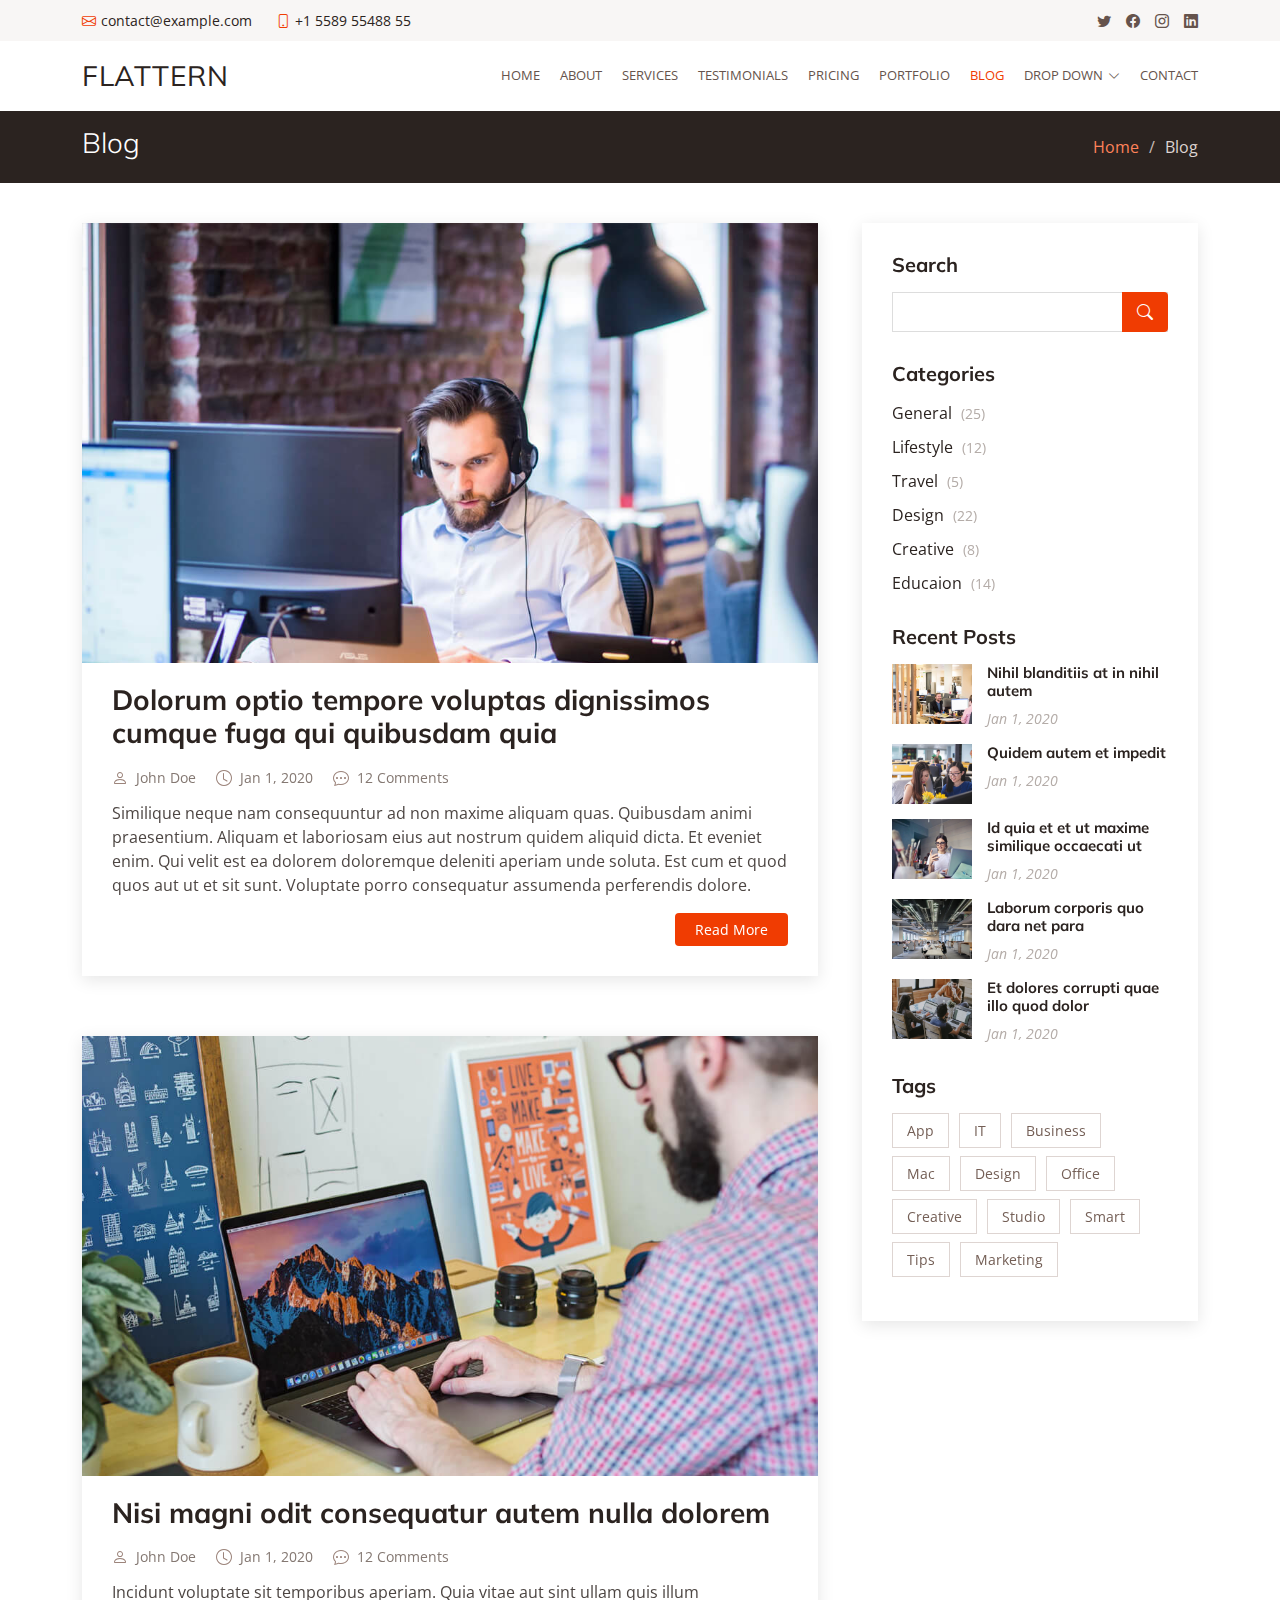
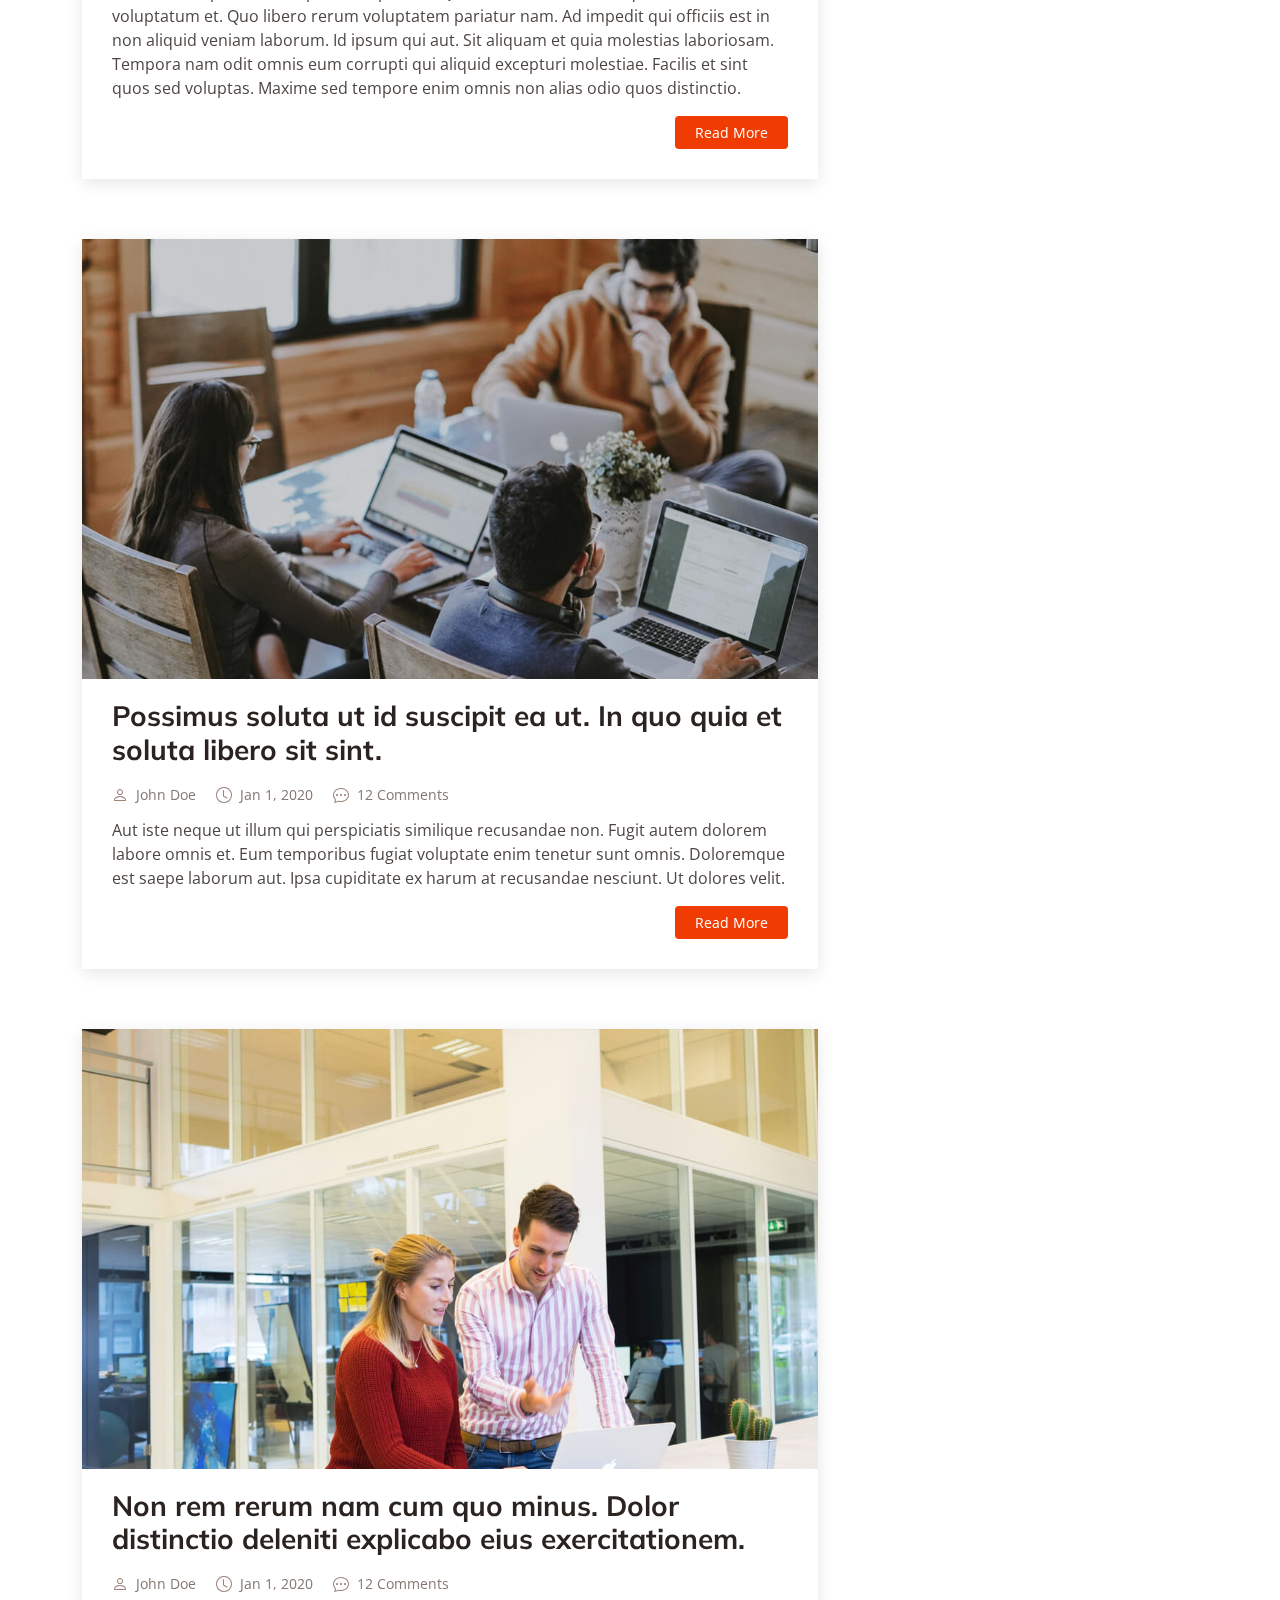
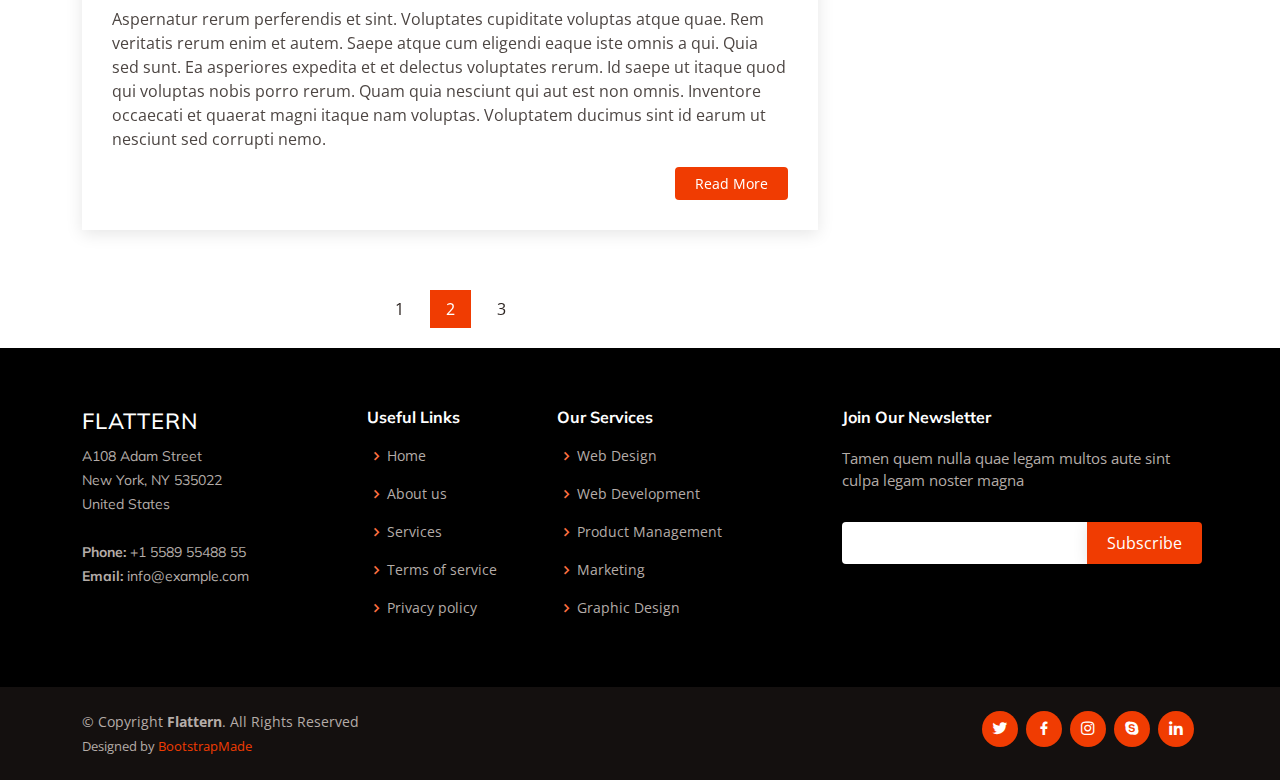
<file: blog.html>
<!DOCTYPE html>
<html lang="en">

<head>
    <meta charset="utf-8">
    <meta content="width=device-width, initial-scale=1.0" name="viewport">

    <title>Blog - Flattern Bootstrap Template</title>
    <meta content="" name="description">
    <meta content="" name="keywords">

    <!-- Favicons -->
    <link href="assets/img/favicon.png" rel="icon">
    <link href="assets/img/apple-touch-icon.png" rel="apple-touch-icon">

    <!-- Google Fonts -->
    <link href="https://fonts.googleapis.com/css?family=Open+Sans:300,300i,400,400i,600,600i,700,700i|Muli:300,300i,400,400i,500,500i,600,600i,700,700i|Poppins:300,300i,400,400i,500,500i,600,600i,700,700i" rel="stylesheet">

    <!-- Vendor CSS Files -->
    <link href="assets/vendor/animate.css/animate.min.css" rel="stylesheet">
    <link href="assets/vendor/aos/aos.css" rel="stylesheet">
    <link href="assets/vendor/bootstrap/css/bootstrap.min.css" rel="stylesheet">
    <link href="assets/vendor/bootstrap-icons/bootstrap-icons.css" rel="stylesheet">
    <link href="assets/vendor/boxicons/css/boxicons.min.css" rel="stylesheet">
    <link href="assets/vendor/glightbox/css/glightbox.min.css" rel="stylesheet">
    <link href="assets/vendor/swiper/swiper-bundle.min.css" rel="stylesheet">

    <!-- Template Main CSS File -->
    <link href="assets/css/style.css" rel="stylesheet">

</head>

<body>

    <!-- ======= Top Bar ======= -->
    <section id="topbar" class="d-flex align-items-center">
        <div class="container d-flex justify-content-center justify-content-md-between">
            <div class="contact-info d-flex align-items-center">
                <i class="bi bi-envelope d-flex align-items-center"><a href="mailto:contact@example.com">contact@example.com</a></i>
                <i class="bi bi-phone d-flex align-items-center ms-4"><span>+1 5589 55488 55</span></i>
            </div>
            <div class="social-links d-none d-md-flex align-items-center">
                <a href="#" class="twitter"><i class="bi bi-twitter"></i></a>
                <a href="#" class="facebook"><i class="bi bi-facebook"></i></a>
                <a href="#" class="instagram"><i class="bi bi-instagram"></i></a>
                <a href="#" class="linkedin"><i class="bi bi-linkedin"></i></i></a>
            </div>
        </div>
    </section>

    <!-- ======= Header ======= -->
    <header id="header" class="d-flex align-items-center">
        <div class="container d-flex justify-content-between">

            <div class="logo">
                <h1 class="text-light"><a href="index.html">Flattern</a></h1>
                <!-- Uncomment below if you prefer to use an image logo -->
                <!-- <a href="index.html"><img src="assets/img/logo.png" alt="" class="img-fluid"></a>-->
            </div>

            <nav id="navbar" class="navbar">
                <ul>
                    <li><a href="index.html">Home</a></li>
                    <li><a href="about.html">About</a></li>
                    <li><a href="services.html">Services</a></li>
                    <li><a href="testimonials.html">Testimonials</a></li>
                    <li><a href="pricing.html">Pricing</a></li>
                    <li><a href="portfolio.html">Portfolio</a></li>
                    <li><a class="active" href="blog.html">Blog</a></li>
                    <li class="dropdown"><a href="#"><span>Drop Down</span> <i class="bi bi-chevron-down"></i></a>
                        <ul>
                            <li><a href="#">Drop Down 1</a></li>
                            <li class="dropdown"><a href="#"><span>Deep Drop Down</span> <i class="bi bi-chevron-right"></i></a>
                                <ul>
                                    <li><a href="#">Deep Drop Down 1</a></li>
                                    <li><a href="#">Deep Drop Down 2</a></li>
                                    <li><a href="#">Deep Drop Down 3</a></li>
                                    <li><a href="#">Deep Drop Down 4</a></li>
                                    <li><a href="#">Deep Drop Down 5</a></li>
                                </ul>
                            </li>
                            <li><a href="#">Drop Down 2</a></li>
                            <li><a href="#">Drop Down 3</a></li>
                            <li><a href="#">Drop Down 4</a></li>
                        </ul>
                    </li>
                    <li><a href="contact.html">Contact</a></li>
                </ul>
                <i class="bi bi-list mobile-nav-toggle"></i>
            </nav>
            <!-- .navbar -->

        </div>
    </header>
    <!-- End Header -->

    <main id="main">

        <!-- ======= Breadcrumbs ======= -->
        <section id="breadcrumbs" class="breadcrumbs">
            <div class="container">

                <div class="d-flex justify-content-between align-items-center">
                    <h2>Blog</h2>
                    <ol>
                        <li><a href="index.html">Home</a></li>
                        <li>Blog</li>
                    </ol>
                </div>

            </div>
        </section>
        <!-- End Breadcrumbs -->

        <!-- ======= Blog Section ======= -->
        <section id="blog" class="blog">
            <div class="container" data-aos="fade-up">

                <div class="row">

                    <div class="col-lg-8 entries">

                        <article class="entry">

                            <div class="entry-img">
                                <img src="assets/img/blog/blog-1.jpg" alt="" class="img-fluid">
                            </div>

                            <h2 class="entry-title">
                                <a href="blog-single.html">Dolorum optio tempore voluptas dignissimos cumque fuga qui quibusdam quia</a>
                            </h2>

                            <div class="entry-meta">
                                <ul>
                                    <li class="d-flex align-items-center"><i class="bi bi-person"></i> <a href="blog-single.html">John Doe</a></li>
                                    <li class="d-flex align-items-center"><i class="bi bi-clock"></i> <a href="blog-single.html"><time datetime="2020-01-01">Jan 1, 2020</time></a></li>
                                    <li class="d-flex align-items-center"><i class="bi bi-chat-dots"></i> <a href="blog-single.html">12 Comments</a></li>
                                </ul>
                            </div>

                            <div class="entry-content">
                                <p>
                                    Similique neque nam consequuntur ad non maxime aliquam quas. Quibusdam animi praesentium. Aliquam et laboriosam eius aut nostrum quidem aliquid dicta. Et eveniet enim. Qui velit est ea dolorem doloremque deleniti aperiam unde soluta. Est cum et quod quos
                                    aut ut et sit sunt. Voluptate porro consequatur assumenda perferendis dolore.
                                </p>
                                <div class="read-more">
                                    <a href="blog-single.html">Read More</a>
                                </div>
                            </div>

                        </article>
                        <!-- End blog entry -->

                        <article class="entry">

                            <div class="entry-img">
                                <img src="assets/img/blog/blog-2.jpg" alt="" class="img-fluid">
                            </div>

                            <h2 class="entry-title">
                                <a href="blog-single.html">Nisi magni odit consequatur autem nulla dolorem</a>
                            </h2>

                            <div class="entry-meta">
                                <ul>
                                    <li class="d-flex align-items-center"><i class="bi bi-person"></i> <a href="blog-single.html">John Doe</a></li>
                                    <li class="d-flex align-items-center"><i class="bi bi-clock"></i> <a href="blog-single.html"><time datetime="2020-01-01">Jan 1, 2020</time></a></li>
                                    <li class="d-flex align-items-center"><i class="bi bi-chat-dots"></i> <a href="blog-single.html">12 Comments</a></li>
                                </ul>
                            </div>

                            <div class="entry-content">
                                <p>
                                    Incidunt voluptate sit temporibus aperiam. Quia vitae aut sint ullam quis illum voluptatum et. Quo libero rerum voluptatem pariatur nam. Ad impedit qui officiis est in non aliquid veniam laborum. Id ipsum qui aut. Sit aliquam et quia molestias laboriosam.
                                    Tempora nam odit omnis eum corrupti qui aliquid excepturi molestiae. Facilis et sint quos sed voluptas. Maxime sed tempore enim omnis non alias odio quos distinctio.
                                </p>
                                <div class="read-more">
                                    <a href="blog-single.html">Read More</a>
                                </div>
                            </div>

                        </article>
                        <!-- End blog entry -->

                        <article class="entry">

                            <div class="entry-img">
                                <img src="assets/img/blog/blog-3.jpg" alt="" class="img-fluid">
                            </div>

                            <h2 class="entry-title">
                                <a href="blog-single.html">Possimus soluta ut id suscipit ea ut. In quo quia et soluta libero sit sint.</a>
                            </h2>

                            <div class="entry-meta">
                                <ul>
                                    <li class="d-flex align-items-center"><i class="bi bi-person"></i> <a href="blog-single.html">John Doe</a></li>
                                    <li class="d-flex align-items-center"><i class="bi bi-clock"></i> <a href="blog-single.html"><time datetime="2020-01-01">Jan 1, 2020</time></a></li>
                                    <li class="d-flex align-items-center"><i class="bi bi-chat-dots"></i> <a href="blog-single.html">12 Comments</a></li>
                                </ul>
                            </div>

                            <div class="entry-content">
                                <p>
                                    Aut iste neque ut illum qui perspiciatis similique recusandae non. Fugit autem dolorem labore omnis et. Eum temporibus fugiat voluptate enim tenetur sunt omnis. Doloremque est saepe laborum aut. Ipsa cupiditate ex harum at recusandae nesciunt. Ut dolores
                                    velit.
                                </p>
                                <div class="read-more">
                                    <a href="blog-single.html">Read More</a>
                                </div>
                            </div>

                        </article>
                        <!-- End blog entry -->

                        <article class="entry">

                            <div class="entry-img">
                                <img src="assets/img/blog/blog-4.jpg" alt="" class="img-fluid">
                            </div>

                            <h2 class="entry-title">
                                <a href="blog-single.html">Non rem rerum nam cum quo minus. Dolor distinctio deleniti explicabo eius exercitationem.</a>
                            </h2>

                            <div class="entry-meta">
                                <ul>
                                    <li class="d-flex align-items-center"><i class="bi bi-person"></i> <a href="blog-single.html">John Doe</a></li>
                                    <li class="d-flex align-items-center"><i class="bi bi-clock"></i> <a href="blog-single.html"><time datetime="2020-01-01">Jan 1, 2020</time></a></li>
                                    <li class="d-flex align-items-center"><i class="bi bi-chat-dots"></i> <a href="blog-single.html">12 Comments</a></li>
                                </ul>
                            </div>

                            <div class="entry-content">
                                <p>
                                    Aspernatur rerum perferendis et sint. Voluptates cupiditate voluptas atque quae. Rem veritatis rerum enim et autem. Saepe atque cum eligendi eaque iste omnis a qui. Quia sed sunt. Ea asperiores expedita et et delectus voluptates rerum. Id saepe ut itaque
                                    quod qui voluptas nobis porro rerum. Quam quia nesciunt qui aut est non omnis. Inventore occaecati et quaerat magni itaque nam voluptas. Voluptatem ducimus sint id earum ut nesciunt sed corrupti nemo.
                                </p>
                                <div class="read-more">
                                    <a href="blog-single.html">Read More</a>
                                </div>
                            </div>

                        </article>
                        <!-- End blog entry -->

                        <div class="blog-pagination">
                            <ul class="justify-content-center">
                                <li><a href="#">1</a></li>
                                <li class="active"><a href="#">2</a></li>
                                <li><a href="#">3</a></li>
                            </ul>
                        </div>

                    </div>
                    <!-- End blog entries list -->

                    <div class="col-lg-4">

                        <div class="sidebar">

                            <h3 class="sidebar-title">Search</h3>
                            <div class="sidebar-item search-form">
                                <form action="">
                                    <input type="text">
                                    <button type="submit"><i class="bi bi-search"></i></button>
                                </form>
                            </div>
                            <!-- End sidebar search formn-->

                            <h3 class="sidebar-title">Categories</h3>
                            <div class="sidebar-item categories">
                                <ul>
                                    <li><a href="#">General <span>(25)</span></a></li>
                                    <li><a href="#">Lifestyle <span>(12)</span></a></li>
                                    <li><a href="#">Travel <span>(5)</span></a></li>
                                    <li><a href="#">Design <span>(22)</span></a></li>
                                    <li><a href="#">Creative <span>(8)</span></a></li>
                                    <li><a href="#">Educaion <span>(14)</span></a></li>
                                </ul>
                            </div>
                            <!-- End sidebar categories-->

                            <h3 class="sidebar-title">Recent Posts</h3>
                            <div class="sidebar-item recent-posts">
                                <div class="post-item clearfix">
                                    <img src="assets/img/blog/blog-recent-1.jpg" alt="">
                                    <h4><a href="blog-single.html">Nihil blanditiis at in nihil autem</a></h4>
                                    <time datetime="2020-01-01">Jan 1, 2020</time>
                                </div>

                                <div class="post-item clearfix">
                                    <img src="assets/img/blog/blog-recent-2.jpg" alt="">
                                    <h4><a href="blog-single.html">Quidem autem et impedit</a></h4>
                                    <time datetime="2020-01-01">Jan 1, 2020</time>
                                </div>

                                <div class="post-item clearfix">
                                    <img src="assets/img/blog/blog-recent-3.jpg" alt="">
                                    <h4><a href="blog-single.html">Id quia et et ut maxime similique occaecati ut</a></h4>
                                    <time datetime="2020-01-01">Jan 1, 2020</time>
                                </div>

                                <div class="post-item clearfix">
                                    <img src="assets/img/blog/blog-recent-4.jpg" alt="">
                                    <h4><a href="blog-single.html">Laborum corporis quo dara net para</a></h4>
                                    <time datetime="2020-01-01">Jan 1, 2020</time>
                                </div>

                                <div class="post-item clearfix">
                                    <img src="assets/img/blog/blog-recent-5.jpg" alt="">
                                    <h4><a href="blog-single.html">Et dolores corrupti quae illo quod dolor</a></h4>
                                    <time datetime="2020-01-01">Jan 1, 2020</time>
                                </div>

                            </div>
                            <!-- End sidebar recent posts-->

                            <h3 class="sidebar-title">Tags</h3>
                            <div class="sidebar-item tags">
                                <ul>
                                    <li><a href="#">App</a></li>
                                    <li><a href="#">IT</a></li>
                                    <li><a href="#">Business</a></li>
                                    <li><a href="#">Mac</a></li>
                                    <li><a href="#">Design</a></li>
                                    <li><a href="#">Office</a></li>
                                    <li><a href="#">Creative</a></li>
                                    <li><a href="#">Studio</a></li>
                                    <li><a href="#">Smart</a></li>
                                    <li><a href="#">Tips</a></li>
                                    <li><a href="#">Marketing</a></li>
                                </ul>
                            </div>
                            <!-- End sidebar tags-->

                        </div>
                        <!-- End sidebar -->

                    </div>
                    <!-- End blog sidebar -->

                </div>

            </div>
        </section>
        <!-- End Blog Section -->

    </main>
    <!-- End #main -->

    <!-- ======= Footer ======= -->
    <footer id="footer">

        <div class="footer-top">
            <div class="container">
                <div class="row">

                    <div class="col-lg-3 col-md-6 footer-contact">
                        <h3>Flattern</h3>
                        <p>
                            A108 Adam Street <br> New York, NY 535022<br> United States <br><br>
                            <strong>Phone:</strong> +1 5589 55488 55<br>
                            <strong>Email:</strong> info@example.com<br>
                        </p>
                    </div>

                    <div class="col-lg-2 col-md-6 footer-links">
                        <h4>Useful Links</h4>
                        <ul>
                            <li><i class="bx bx-chevron-right"></i> <a href="#">Home</a></li>
                            <li><i class="bx bx-chevron-right"></i> <a href="#">About us</a></li>
                            <li><i class="bx bx-chevron-right"></i> <a href="#">Services</a></li>
                            <li><i class="bx bx-chevron-right"></i> <a href="#">Terms of service</a></li>
                            <li><i class="bx bx-chevron-right"></i> <a href="#">Privacy policy</a></li>
                        </ul>
                    </div>

                    <div class="col-lg-3 col-md-6 footer-links">
                        <h4>Our Services</h4>
                        <ul>
                            <li><i class="bx bx-chevron-right"></i> <a href="#">Web Design</a></li>
                            <li><i class="bx bx-chevron-right"></i> <a href="#">Web Development</a></li>
                            <li><i class="bx bx-chevron-right"></i> <a href="#">Product Management</a></li>
                            <li><i class="bx bx-chevron-right"></i> <a href="#">Marketing</a></li>
                            <li><i class="bx bx-chevron-right"></i> <a href="#">Graphic Design</a></li>
                        </ul>
                    </div>

                    <div class="col-lg-4 col-md-6 footer-newsletter">
                        <h4>Join Our Newsletter</h4>
                        <p>Tamen quem nulla quae legam multos aute sint culpa legam noster magna</p>
                        <form action="" method="post">
                            <input type="email" name="email"><input type="submit" value="Subscribe">
                        </form>
                    </div>

                </div>
            </div>
        </div>

        <div class="container d-md-flex py-4">

            <div class="me-md-auto text-center text-md-start">
                <div class="copyright">
                    &copy; Copyright <strong><span>Flattern</span></strong>. All Rights Reserved
                </div>
                <div class="credits">Designed by <a href="https://bootstrapmade.com/">BootstrapMade</a>
                </div>
            </div>
            <div class="social-links text-center text-md-right pt-3 pt-md-0">
                <a href="#" class="twitter"><i class="bx bxl-twitter"></i></a>
                <a href="#" class="facebook"><i class="bx bxl-facebook"></i></a>
                <a href="#" class="instagram"><i class="bx bxl-instagram"></i></a>
                <a href="#" class="google-plus"><i class="bx bxl-skype"></i></a>
                <a href="#" class="linkedin"><i class="bx bxl-linkedin"></i></a>
            </div>
        </div>
    </footer>
    <!-- End Footer -->

    <a href="#" class="back-to-top d-flex align-items-center justify-content-center"><i class="bi bi-arrow-up-short"></i></a>

    <!-- Vendor JS Files -->
    <script src="assets/vendor/aos/aos.js"></script>
    <script src="assets/vendor/bootstrap/js/bootstrap.bundle.min.js"></script>
    <script src="assets/vendor/glightbox/js/glightbox.min.js"></script>
    <script src="assets/vendor/isotope-layout/isotope.pkgd.min.js"></script>
    <script src="assets/vendor/swiper/swiper-bundle.min.js"></script>
    <script src="assets/vendor/waypoints/noframework.waypoints.js"></script>
    <script src="assets/vendor/php-email-form/validate.js"></script>

    <!-- Template Main JS File -->
    <script src="assets/js/main.js"></script>

</body>

</html>
</file>
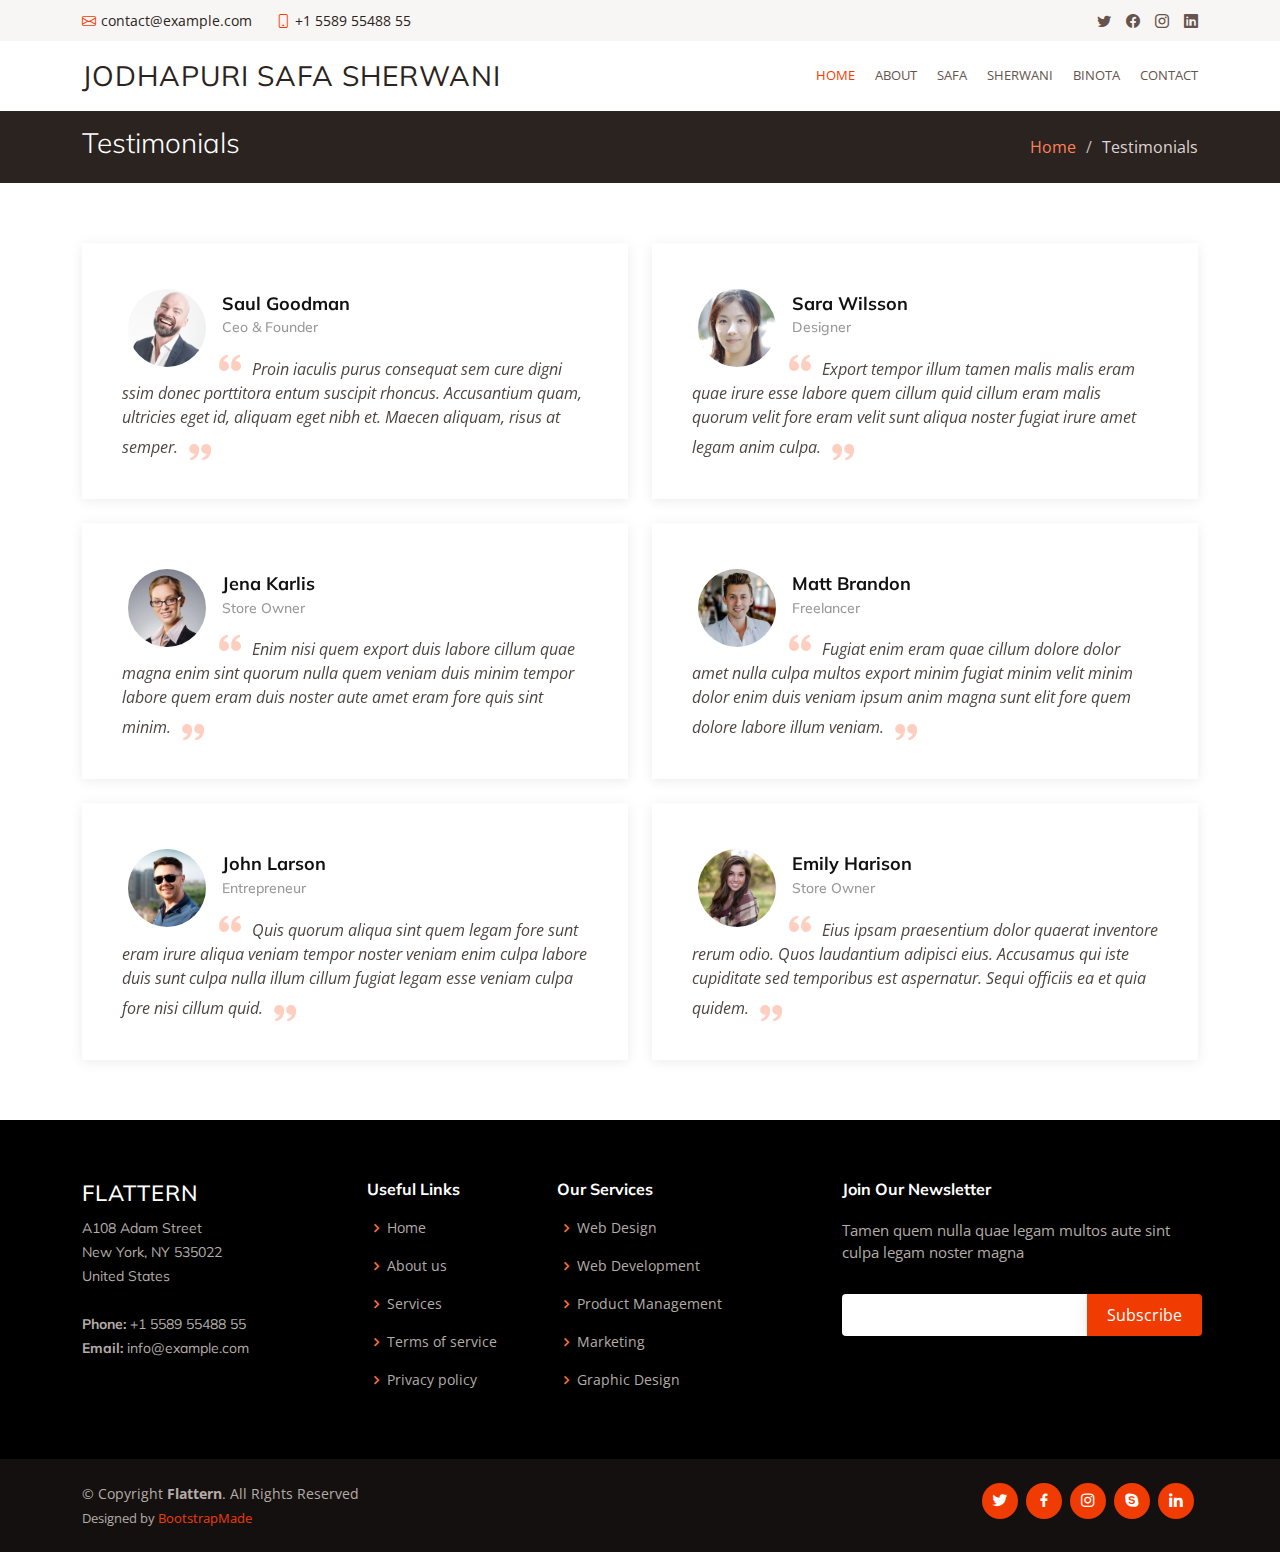
<file: contact.html>
<!DOCTYPE html>
<html lang="en">

<head>
    <meta charset="utf-8">
    <meta content="width=device-width, initial-scale=1.0" name="viewport">

    <title>Testimonials - Flattern Bootstrap Template</title>
    <meta content="" name="description">
    <meta content="" name="keywords">

    <!-- Favicons -->
    <link href="assets/img/favicon.png" rel="icon">
    <link href="assets/img/apple-touch-icon.png" rel="apple-touch-icon">

    <!-- Google Fonts -->
    <link href="https://fonts.googleapis.com/css?family=Open+Sans:300,300i,400,400i,600,600i,700,700i|Muli:300,300i,400,400i,500,500i,600,600i,700,700i|Poppins:300,300i,400,400i,500,500i,600,600i,700,700i" rel="stylesheet">

    <!-- Vendor CSS Files -->
    <link href="assets/vendor/animate.css/animate.min.css" rel="stylesheet">
    <link href="assets/vendor/aos/aos.css" rel="stylesheet">
    <link href="assets/vendor/bootstrap/css/bootstrap.min.css" rel="stylesheet">
    <link href="assets/vendor/bootstrap-icons/bootstrap-icons.css" rel="stylesheet">
    <link href="assets/vendor/boxicons/css/boxicons.min.css" rel="stylesheet">
    <link href="assets/vendor/glightbox/css/glightbox.min.css" rel="stylesheet">
    <link href="assets/vendor/swiper/swiper-bundle.min.css" rel="stylesheet">

    <!-- Template Main CSS File -->
    <link href="assets/css/style.css" rel="stylesheet">

</head>

<body>

    <!-- ======= Top Bar ======= -->
    <section id="topbar" class="d-flex align-items-center">
        <div class="container d-flex justify-content-center justify-content-md-between">
            <div class="contact-info d-flex align-items-center">
                <i class="bi bi-envelope d-flex align-items-center"><a href="mailto:contact@example.com">contact@example.com</a></i>
                <i class="bi bi-phone d-flex align-items-center ms-4"><span>+1 5589 55488 55</span></i>
            </div>
            <div class="social-links d-none d-md-flex align-items-center">
                <a href="#" class="twitter"><i class="bi bi-twitter"></i></a>
                <a href="#" class="facebook"><i class="bi bi-facebook"></i></a>
                <a href="#" class="instagram"><i class="bi bi-instagram"></i></a>
                <a href="#" class="linkedin"><i class="bi bi-linkedin"></i></i></a>
            </div>
        </div>
    </section>

    <!-- ======= Header ======= -->
    <header id="header" class="d-flex align-items-center">
        <div class="container d-flex justify-content-between">

            <div class="logo">
                <h1 class="text-light"><a href="index.html">Jodhapuri safa sherwani</a></h1>
            </div>
            <nav id="navbar" class="navbar">
                <ul>
                    <li><a class="active" href="index.html">Home</a></li>
                    <li><a href="about.html">About</a></li>
                    <li><a href="services.html">safa</a></li>
                    <li><a href="testimonials.html">Sherwani</a></li>
                    <li><a href="pricing.html">Binota</a></li>
                    <!-- <li><a href="portfolio.html">Portfolio</a></li> -->
                    <!-- <li><a href="blog.html">Blog</a></li> -->
                    <!-- <li class="dropdown"><a href="#"><span>Drop Down</span> <i class="bi bi-chevron-down"></i></a>
                        <ul>
                            <li><a href="#">Drop Down 1</a></li>
                            <li class="dropdown"><a href="#"><span>Deep Drop Down</span> <i class="bi bi-chevron-right"></i></a>
                                <ul>
                                    <li><a href="#">Deep Drop Down 1</a></li>
                                    <li><a href="#">Deep Drop Down 2</a></li>
                                    <li><a href="#">Deep Drop Down 3</a></li>
                                    <li><a href="#">Deep Drop Down 4</a></li>
                                    <li><a href="#">Deep Drop Down 5</a></li>
                                </ul>
                            </li>
                            <li><a href="#">Drop Down 2</a></li>
                            <li><a href="#">Drop Down 3</a></li>
                            <li><a href="#">Drop Down 4</a></li>
                        </ul>
                    </li> -->
                    <li><a href="contact.html">Contact</a></li>
                </ul>
                <i class="bi bi-list mobile-nav-toggle"></i>
            </nav>
            <!-- .navbar -->

        </div>
    </header>
    <!-- End Header -->

    <main id="main">

        <!-- ======= Breadcrumbs ======= -->
        <section id="breadcrumbs" class="breadcrumbs">
            <div class="container">

                <div class="d-flex justify-content-between align-items-center">
                    <h2>Testimonials</h2>
                    <ol>
                        <li><a href="index.html">Home</a></li>
                        <li>Testimonials</li>
                    </ol>
                </div>

            </div>
        </section>
        <!-- End Breadcrumbs -->

        <!-- ======= Testimonials Section ======= -->
        <section id="testimonials" class="testimonials">
            <div class="container">

                <div class="row">

                    <div class="col-lg-6" data-aos="fade-up">
                        <div class="testimonial-item">
                            <img src="assets/img/testimonials/testimonials-1.jpg" class="testimonial-img" alt="">
                            <h3>Saul Goodman</h3>
                            <h4>Ceo &amp; Founder</h4>
                            <p>
                                <i class="bx bxs-quote-alt-left quote-icon-left"></i> Proin iaculis purus consequat sem cure digni ssim donec porttitora entum suscipit rhoncus. Accusantium quam, ultricies eget id, aliquam eget nibh et. Maecen aliquam,
                                risus at semper.
                                <i class="bx bxs-quote-alt-right quote-icon-right"></i>
                            </p>
                        </div>
                    </div>

                    <div class="col-lg-6" data-aos="fade-up" data-aos-delay="100">
                        <div class="testimonial-item mt-4 mt-lg-0">
                            <img src="assets/img/testimonials/testimonials-2.jpg" class="testimonial-img" alt="">
                            <h3>Sara Wilsson</h3>
                            <h4>Designer</h4>
                            <p>
                                <i class="bx bxs-quote-alt-left quote-icon-left"></i> Export tempor illum tamen malis malis eram quae irure esse labore quem cillum quid cillum eram malis quorum velit fore eram velit sunt aliqua noster fugiat irure amet
                                legam anim culpa.
                                <i class="bx bxs-quote-alt-right quote-icon-right"></i>
                            </p>
                        </div>
                    </div>

                    <div class="col-lg-6" data-aos="fade-up" data-aos-delay="200">
                        <div class="testimonial-item mt-4">
                            <img src="assets/img/testimonials/testimonials-3.jpg" class="testimonial-img" alt="">
                            <h3>Jena Karlis</h3>
                            <h4>Store Owner</h4>
                            <p>
                                <i class="bx bxs-quote-alt-left quote-icon-left"></i> Enim nisi quem export duis labore cillum quae magna enim sint quorum nulla quem veniam duis minim tempor labore quem eram duis noster aute amet eram fore quis sint minim.
                                <i class="bx bxs-quote-alt-right quote-icon-right"></i>
                            </p>
                        </div>
                    </div>

                    <div class="col-lg-6" data-aos="fade-up" data-aos-delay="300">
                        <div class="testimonial-item mt-4">
                            <img src="assets/img/testimonials/testimonials-4.jpg" class="testimonial-img" alt="">
                            <h3>Matt Brandon</h3>
                            <h4>Freelancer</h4>
                            <p>
                                <i class="bx bxs-quote-alt-left quote-icon-left"></i> Fugiat enim eram quae cillum dolore dolor amet nulla culpa multos export minim fugiat minim velit minim dolor enim duis veniam ipsum anim magna sunt elit fore quem dolore
                                labore illum veniam.
                                <i class="bx bxs-quote-alt-right quote-icon-right"></i>
                            </p>
                        </div>
                    </div>

                    <div class="col-lg-6" data-aos="fade-up" data-aos-delay="400">
                        <div class="testimonial-item mt-4">
                            <img src="assets/img/testimonials/testimonials-5.jpg" class="testimonial-img" alt="">
                            <h3>John Larson</h3>
                            <h4>Entrepreneur</h4>
                            <p>
                                <i class="bx bxs-quote-alt-left quote-icon-left"></i> Quis quorum aliqua sint quem legam fore sunt eram irure aliqua veniam tempor noster veniam enim culpa labore duis sunt culpa nulla illum cillum fugiat legam esse veniam
                                culpa fore nisi cillum quid.
                                <i class="bx bxs-quote-alt-right quote-icon-right"></i>
                            </p>
                        </div>
                    </div>

                    <div class="col-lg-6" data-aos="fade-up" data-aos-delay="500">
                        <div class="testimonial-item mt-4">
                            <img src="assets/img/testimonials/testimonials-6.jpg" class="testimonial-img" alt="">
                            <h3>Emily Harison</h3>
                            <h4>Store Owner</h4>
                            <p>
                                <i class="bx bxs-quote-alt-left quote-icon-left"></i> Eius ipsam praesentium dolor quaerat inventore rerum odio. Quos laudantium adipisci eius. Accusamus qui iste cupiditate sed temporibus est aspernatur. Sequi officiis
                                ea et quia quidem.
                                <i class="bx bxs-quote-alt-right quote-icon-right"></i>
                            </p>
                        </div>
                    </div>

                </div>

            </div>
        </section>
        <!-- End Testimonials Section -->

    </main>
    <!-- End #main -->

    <!-- ======= Footer ======= -->
    <footer id="footer">

        <div class="footer-top">
            <div class="container">
                <div class="row">

                    <div class="col-lg-3 col-md-6 footer-contact">
                        <h3>Flattern</h3>
                        <p>
                            A108 Adam Street <br> New York, NY 535022<br> United States <br><br>
                            <strong>Phone:</strong> +1 5589 55488 55<br>
                            <strong>Email:</strong> info@example.com<br>
                        </p>
                    </div>

                    <div class="col-lg-2 col-md-6 footer-links">
                        <h4>Useful Links</h4>
                        <ul>
                            <li><i class="bx bx-chevron-right"></i> <a href="#">Home</a></li>
                            <li><i class="bx bx-chevron-right"></i> <a href="#">About us</a></li>
                            <li><i class="bx bx-chevron-right"></i> <a href="#">Services</a></li>
                            <li><i class="bx bx-chevron-right"></i> <a href="#">Terms of service</a></li>
                            <li><i class="bx bx-chevron-right"></i> <a href="#">Privacy policy</a></li>
                        </ul>
                    </div>

                    <div class="col-lg-3 col-md-6 footer-links">
                        <h4>Our Services</h4>
                        <ul>
                            <li><i class="bx bx-chevron-right"></i> <a href="#">Web Design</a></li>
                            <li><i class="bx bx-chevron-right"></i> <a href="#">Web Development</a></li>
                            <li><i class="bx bx-chevron-right"></i> <a href="#">Product Management</a></li>
                            <li><i class="bx bx-chevron-right"></i> <a href="#">Marketing</a></li>
                            <li><i class="bx bx-chevron-right"></i> <a href="#">Graphic Design</a></li>
                        </ul>
                    </div>

                    <div class="col-lg-4 col-md-6 footer-newsletter">
                        <h4>Join Our Newsletter</h4>
                        <p>Tamen quem nulla quae legam multos aute sint culpa legam noster magna</p>
                        <form action="" method="post">
                            <input type="email" name="email"><input type="submit" value="Subscribe">
                        </form>
                    </div>

                </div>
            </div>
        </div>

        <div class="container d-md-flex py-4">

            <div class="me-md-auto text-center text-md-start">
                <div class="copyright">
                    &copy; Copyright <strong><span>Flattern</span></strong>. All Rights Reserved
                </div>
                <div class="credits">Designed by <a href="https://bootstrapmade.com/">BootstrapMade</a>
                </div>
            </div>
            <div class="social-links text-center text-md-right pt-3 pt-md-0">
                <a href="#" class="twitter"><i class="bx bxl-twitter"></i></a>
                <a href="#" class="facebook"><i class="bx bxl-facebook"></i></a>
                <a href="#" class="instagram"><i class="bx bxl-instagram"></i></a>
                <a href="#" class="google-plus"><i class="bx bxl-skype"></i></a>
                <a href="#" class="linkedin"><i class="bx bxl-linkedin"></i></a>
            </div>
        </div>
    </footer>
    <!-- End Footer -->

    <a href="#" class="back-to-top d-flex align-items-center justify-content-center"><i class="bi bi-arrow-up-short"></i></a>

    <!-- Vendor JS Files -->
    <script src="assets/vendor/aos/aos.js"></script>
    <script src="assets/vendor/bootstrap/js/bootstrap.bundle.min.js"></script>
    <script src="assets/vendor/glightbox/js/glightbox.min.js"></script>
    <script src="assets/vendor/isotope-layout/isotope.pkgd.min.js"></script>
    <script src="assets/vendor/swiper/swiper-bundle.min.js"></script>
    <script src="assets/vendor/waypoints/noframework.waypoints.js"></script>
    <script src="assets/vendor/php-email-form/validate.js"></script>

    <!-- Template Main JS File -->
    <script src="assets/js/main.js"></script>

</body>

</html>
</file>
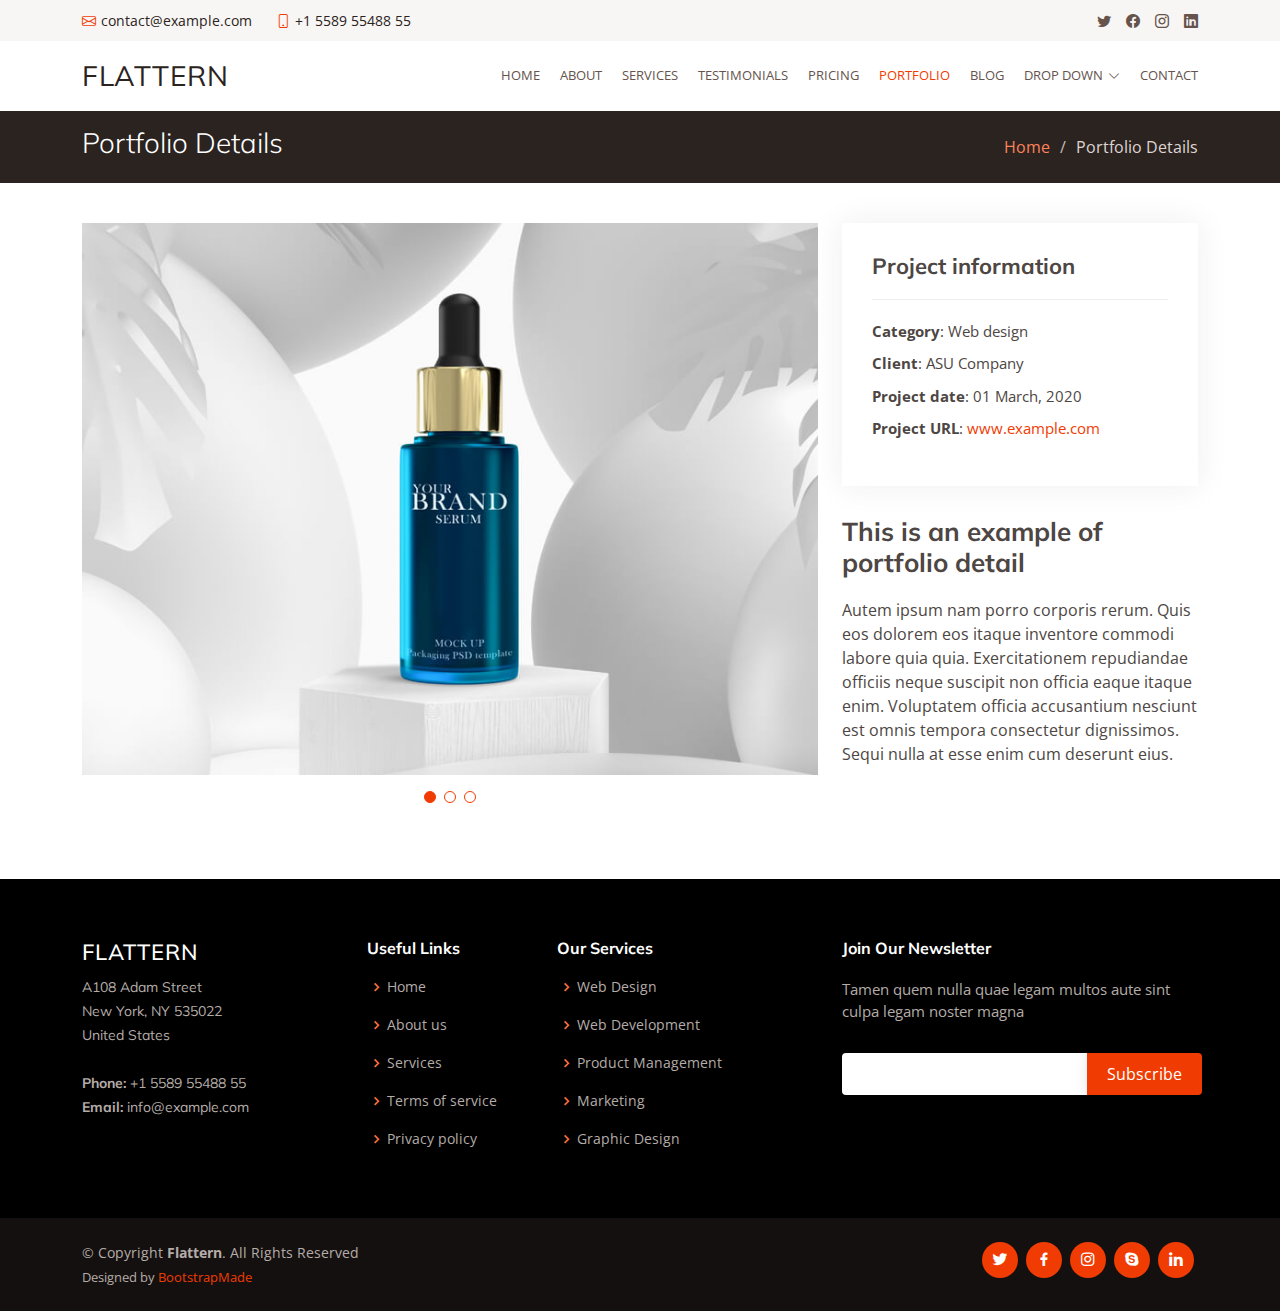
<file: portfolio-details.html>
<!DOCTYPE html>
<html lang="en">

<head>
    <meta charset="utf-8">
    <meta content="width=device-width, initial-scale=1.0" name="viewport">

    <title>Portfolio Details - Flattern Bootstrap Template</title>
    <meta content="" name="description">
    <meta content="" name="keywords">

    <!-- Favicons -->
    <link href="assets/img/favicon.png" rel="icon">
    <link href="assets/img/apple-touch-icon.png" rel="apple-touch-icon">

    <!-- Google Fonts -->
    <link href="https://fonts.googleapis.com/css?family=Open+Sans:300,300i,400,400i,600,600i,700,700i|Muli:300,300i,400,400i,500,500i,600,600i,700,700i|Poppins:300,300i,400,400i,500,500i,600,600i,700,700i" rel="stylesheet">

    <!-- Vendor CSS Files -->
    <link href="assets/vendor/animate.css/animate.min.css" rel="stylesheet">
    <link href="assets/vendor/aos/aos.css" rel="stylesheet">
    <link href="assets/vendor/bootstrap/css/bootstrap.min.css" rel="stylesheet">
    <link href="assets/vendor/bootstrap-icons/bootstrap-icons.css" rel="stylesheet">
    <link href="assets/vendor/boxicons/css/boxicons.min.css" rel="stylesheet">
    <link href="assets/vendor/glightbox/css/glightbox.min.css" rel="stylesheet">
    <link href="assets/vendor/swiper/swiper-bundle.min.css" rel="stylesheet">

    <!-- Template Main CSS File -->
    <link href="assets/css/style.css" rel="stylesheet">

</head>

<body>

    <!-- ======= Top Bar ======= -->
    <section id="topbar" class="d-flex align-items-center">
        <div class="container d-flex justify-content-center justify-content-md-between">
            <div class="contact-info d-flex align-items-center">
                <i class="bi bi-envelope d-flex align-items-center"><a href="mailto:contact@example.com">contact@example.com</a></i>
                <i class="bi bi-phone d-flex align-items-center ms-4"><span>+1 5589 55488 55</span></i>
            </div>
            <div class="social-links d-none d-md-flex align-items-center">
                <a href="#" class="twitter"><i class="bi bi-twitter"></i></a>
                <a href="#" class="facebook"><i class="bi bi-facebook"></i></a>
                <a href="#" class="instagram"><i class="bi bi-instagram"></i></a>
                <a href="#" class="linkedin"><i class="bi bi-linkedin"></i></i></a>
            </div>
        </div>
    </section>

    <!-- ======= Header ======= -->
    <header id="header" class="d-flex align-items-center">
        <div class="container d-flex justify-content-between">

            <div class="logo">
                <h1 class="text-light"><a href="index.html">Flattern</a></h1>
                <!-- Uncomment below if you prefer to use an image logo -->
                <!-- <a href="index.html"><img src="assets/img/logo.png" alt="" class="img-fluid"></a>-->
            </div>

            <nav id="navbar" class="navbar">
                <ul>
                    <li><a href="index.html">Home</a></li>
                    <li><a href="about.html">About</a></li>
                    <li><a href="services.html">Services</a></li>
                    <li><a href="testimonials.html">Testimonials</a></li>
                    <li><a href="pricing.html">Pricing</a></li>
                    <li><a class="active" href="portfolio.html">Portfolio</a></li>
                    <li><a href="blog.html">Blog</a></li>
                    <li class="dropdown"><a href="#"><span>Drop Down</span> <i class="bi bi-chevron-down"></i></a>
                        <ul>
                            <li><a href="#">Drop Down 1</a></li>
                            <li class="dropdown"><a href="#"><span>Deep Drop Down</span> <i class="bi bi-chevron-right"></i></a>
                                <ul>
                                    <li><a href="#">Deep Drop Down 1</a></li>
                                    <li><a href="#">Deep Drop Down 2</a></li>
                                    <li><a href="#">Deep Drop Down 3</a></li>
                                    <li><a href="#">Deep Drop Down 4</a></li>
                                    <li><a href="#">Deep Drop Down 5</a></li>
                                </ul>
                            </li>
                            <li><a href="#">Drop Down 2</a></li>
                            <li><a href="#">Drop Down 3</a></li>
                            <li><a href="#">Drop Down 4</a></li>
                        </ul>
                    </li>
                    <li><a href="contact.html">Contact</a></li>
                </ul>
                <i class="bi bi-list mobile-nav-toggle"></i>
            </nav>
            <!-- .navbar -->

        </div>
    </header>
    <!-- End Header -->

    <main id="main">

        <!-- ======= Breadcrumbs ======= -->
        <section id="breadcrumbs" class="breadcrumbs">
            <div class="container">

                <div class="d-flex justify-content-between align-items-center">
                    <h2>Portfolio Details</h2>
                    <ol>
                        <li><a href="index.html">Home</a></li>
                        <li>Portfolio Details</li>
                    </ol>
                </div>

            </div>
        </section>
        <!-- End Breadcrumbs -->

        <!-- ======= Portfolio Details Section ======= -->
        <section id="portfolio-details" class="portfolio-details">
            <div class="container">

                <div class="row gy-4">

                    <div class="col-lg-8">
                        <div class="portfolio-details-slider swiper">
                            <div class="swiper-wrapper align-items-center">

                                <div class="swiper-slide">
                                    <img src="assets/img/portfolio/portfolio-1.jpg" alt="">
                                </div>

                                <div class="swiper-slide">
                                    <img src="assets/img/portfolio/portfolio-2.jpg" alt="">
                                </div>

                                <div class="swiper-slide">
                                    <img src="assets/img/portfolio/portfolio-3.jpg" alt="">
                                </div>

                            </div>
                            <div class="swiper-pagination"></div>
                        </div>
                    </div>

                    <div class="col-lg-4">
                        <div class="portfolio-info">
                            <h3>Project information</h3>
                            <ul>
                                <li><strong>Category</strong>: Web design</li>
                                <li><strong>Client</strong>: ASU Company</li>
                                <li><strong>Project date</strong>: 01 March, 2020</li>
                                <li><strong>Project URL</strong>: <a href="#">www.example.com</a></li>
                            </ul>
                        </div>
                        <div class="portfolio-description">
                            <h2>This is an example of portfolio detail</h2>
                            <p>
                                Autem ipsum nam porro corporis rerum. Quis eos dolorem eos itaque inventore commodi labore quia quia. Exercitationem repudiandae officiis neque suscipit non officia eaque itaque enim. Voluptatem officia accusantium nesciunt est omnis tempora consectetur
                                dignissimos. Sequi nulla at esse enim cum deserunt eius.
                            </p>
                        </div>
                    </div>

                </div>

            </div>
        </section>
        <!-- End Portfolio Details Section -->

    </main>
    <!-- End #main -->

    <!-- ======= Footer ======= -->
    <footer id="footer">

        <div class="footer-top">
            <div class="container">
                <div class="row">

                    <div class="col-lg-3 col-md-6 footer-contact">
                        <h3>Flattern</h3>
                        <p>
                            A108 Adam Street <br> New York, NY 535022<br> United States <br><br>
                            <strong>Phone:</strong> +1 5589 55488 55<br>
                            <strong>Email:</strong> info@example.com<br>
                        </p>
                    </div>

                    <div class="col-lg-2 col-md-6 footer-links">
                        <h4>Useful Links</h4>
                        <ul>
                            <li><i class="bx bx-chevron-right"></i> <a href="#">Home</a></li>
                            <li><i class="bx bx-chevron-right"></i> <a href="#">About us</a></li>
                            <li><i class="bx bx-chevron-right"></i> <a href="#">Services</a></li>
                            <li><i class="bx bx-chevron-right"></i> <a href="#">Terms of service</a></li>
                            <li><i class="bx bx-chevron-right"></i> <a href="#">Privacy policy</a></li>
                        </ul>
                    </div>

                    <div class="col-lg-3 col-md-6 footer-links">
                        <h4>Our Services</h4>
                        <ul>
                            <li><i class="bx bx-chevron-right"></i> <a href="#">Web Design</a></li>
                            <li><i class="bx bx-chevron-right"></i> <a href="#">Web Development</a></li>
                            <li><i class="bx bx-chevron-right"></i> <a href="#">Product Management</a></li>
                            <li><i class="bx bx-chevron-right"></i> <a href="#">Marketing</a></li>
                            <li><i class="bx bx-chevron-right"></i> <a href="#">Graphic Design</a></li>
                        </ul>
                    </div>

                    <div class="col-lg-4 col-md-6 footer-newsletter">
                        <h4>Join Our Newsletter</h4>
                        <p>Tamen quem nulla quae legam multos aute sint culpa legam noster magna</p>
                        <form action="" method="post">
                            <input type="email" name="email"><input type="submit" value="Subscribe">
                        </form>
                    </div>

                </div>
            </div>
        </div>

        <div class="container d-md-flex py-4">

            <div class="me-md-auto text-center text-md-start">
                <div class="copyright">
                    &copy; Copyright <strong><span>Flattern</span></strong>. All Rights Reserved
                </div>
                <div class="credits">Designed by <a href="https://bootstrapmade.com/">BootstrapMade</a>
                </div>
            </div>
            <div class="social-links text-center text-md-right pt-3 pt-md-0">
                <a href="#" class="twitter"><i class="bx bxl-twitter"></i></a>
                <a href="#" class="facebook"><i class="bx bxl-facebook"></i></a>
                <a href="#" class="instagram"><i class="bx bxl-instagram"></i></a>
                <a href="#" class="google-plus"><i class="bx bxl-skype"></i></a>
                <a href="#" class="linkedin"><i class="bx bxl-linkedin"></i></a>
            </div>
        </div>
    </footer>
    <!-- End Footer -->

    <a href="#" class="back-to-top d-flex align-items-center justify-content-center"><i class="bi bi-arrow-up-short"></i></a>

    <!-- Vendor JS Files -->
    <script src="assets/vendor/aos/aos.js"></script>
    <script src="assets/vendor/bootstrap/js/bootstrap.bundle.min.js"></script>
    <script src="assets/vendor/glightbox/js/glightbox.min.js"></script>
    <script src="assets/vendor/isotope-layout/isotope.pkgd.min.js"></script>
    <script src="assets/vendor/swiper/swiper-bundle.min.js"></script>
    <script src="assets/vendor/waypoints/noframework.waypoints.js"></script>
    <script src="assets/vendor/php-email-form/validate.js"></script>

    <!-- Template Main JS File -->
    <script src="assets/js/main.js"></script>

</body>

</html>
</file>
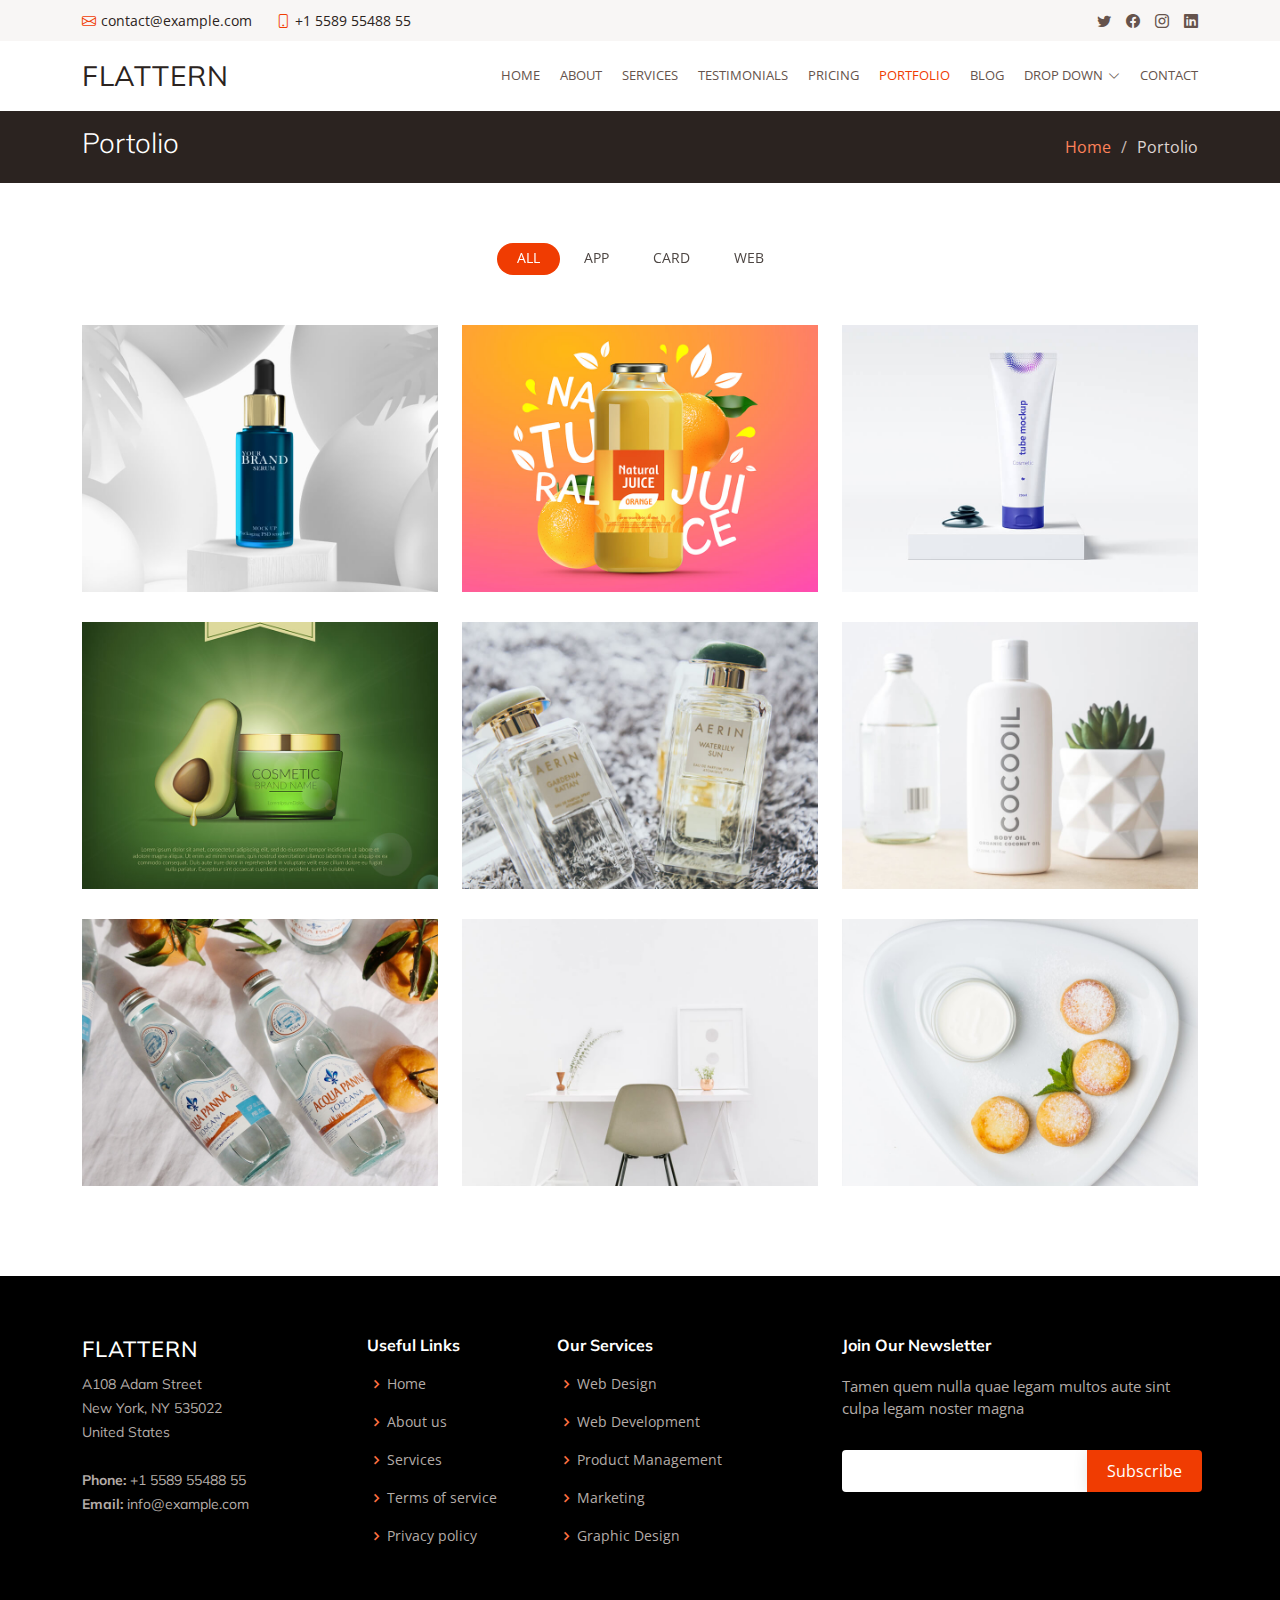
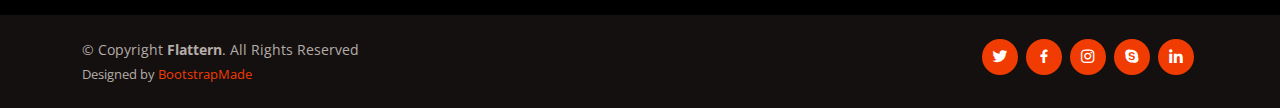
<file: portfolio.html>
<!DOCTYPE html>
<html lang="en">

<head>
    <meta charset="utf-8">
    <meta content="width=device-width, initial-scale=1.0" name="viewport">

    <title>Portfolio - Flattern Bootstrap Template</title>
    <meta content="" name="description">
    <meta content="" name="keywords">

    <!-- Favicons -->
    <link href="assets/img/favicon.png" rel="icon">
    <link href="assets/img/apple-touch-icon.png" rel="apple-touch-icon">

    <!-- Google Fonts -->
    <link href="https://fonts.googleapis.com/css?family=Open+Sans:300,300i,400,400i,600,600i,700,700i|Muli:300,300i,400,400i,500,500i,600,600i,700,700i|Poppins:300,300i,400,400i,500,500i,600,600i,700,700i" rel="stylesheet">

    <!-- Vendor CSS Files -->
    <link href="assets/vendor/animate.css/animate.min.css" rel="stylesheet">
    <link href="assets/vendor/aos/aos.css" rel="stylesheet">
    <link href="assets/vendor/bootstrap/css/bootstrap.min.css" rel="stylesheet">
    <link href="assets/vendor/bootstrap-icons/bootstrap-icons.css" rel="stylesheet">
    <link href="assets/vendor/boxicons/css/boxicons.min.css" rel="stylesheet">
    <link href="assets/vendor/glightbox/css/glightbox.min.css" rel="stylesheet">
    <link href="assets/vendor/swiper/swiper-bundle.min.css" rel="stylesheet">

    <!-- Template Main CSS File -->
    <link href="assets/css/style.css" rel="stylesheet">

</head>

<body>

    <!-- ======= Top Bar ======= -->
    <section id="topbar" class="d-flex align-items-center">
        <div class="container d-flex justify-content-center justify-content-md-between">
            <div class="contact-info d-flex align-items-center">
                <i class="bi bi-envelope d-flex align-items-center"><a href="mailto:contact@example.com">contact@example.com</a></i>
                <i class="bi bi-phone d-flex align-items-center ms-4"><span>+1 5589 55488 55</span></i>
            </div>
            <div class="social-links d-none d-md-flex align-items-center">
                <a href="#" class="twitter"><i class="bi bi-twitter"></i></a>
                <a href="#" class="facebook"><i class="bi bi-facebook"></i></a>
                <a href="#" class="instagram"><i class="bi bi-instagram"></i></a>
                <a href="#" class="linkedin"><i class="bi bi-linkedin"></i></i></a>
            </div>
        </div>
    </section>

    <!-- ======= Header ======= -->
    <header id="header" class="d-flex align-items-center">
        <div class="container d-flex justify-content-between">

            <div class="logo">
                <h1 class="text-light"><a href="index.html">Flattern</a></h1>
                <!-- Uncomment below if you prefer to use an image logo -->
                <!-- <a href="index.html"><img src="assets/img/logo.png" alt="" class="img-fluid"></a>-->
            </div>

            <nav id="navbar" class="navbar">
                <ul>
                    <li><a href="index.html">Home</a></li>
                    <li><a href="about.html">About</a></li>
                    <li><a href="services.html">Services</a></li>
                    <li><a href="testimonials.html">Testimonials</a></li>
                    <li><a href="pricing.html">Pricing</a></li>
                    <li><a class="active" href="portfolio.html">Portfolio</a></li>
                    <li><a href="blog.html">Blog</a></li>
                    <li class="dropdown"><a href="#"><span>Drop Down</span> <i class="bi bi-chevron-down"></i></a>
                        <ul>
                            <li><a href="#">Drop Down 1</a></li>
                            <li class="dropdown"><a href="#"><span>Deep Drop Down</span> <i class="bi bi-chevron-right"></i></a>
                                <ul>
                                    <li><a href="#">Deep Drop Down 1</a></li>
                                    <li><a href="#">Deep Drop Down 2</a></li>
                                    <li><a href="#">Deep Drop Down 3</a></li>
                                    <li><a href="#">Deep Drop Down 4</a></li>
                                    <li><a href="#">Deep Drop Down 5</a></li>
                                </ul>
                            </li>
                            <li><a href="#">Drop Down 2</a></li>
                            <li><a href="#">Drop Down 3</a></li>
                            <li><a href="#">Drop Down 4</a></li>
                        </ul>
                    </li>
                    <li><a href="contact.html">Contact</a></li>
                </ul>
                <i class="bi bi-list mobile-nav-toggle"></i>
            </nav>
            <!-- .navbar -->

        </div>
    </header>
    <!-- End Header -->

    <main id="main">

        <!-- ======= Breadcrumbs ======= -->
        <section id="breadcrumbs" class="breadcrumbs">
            <div class="container">

                <div class="d-flex justify-content-between align-items-center">
                    <h2>Portolio</h2>
                    <ol>
                        <li><a href="index.html">Home</a></li>
                        <li>Portolio</li>
                    </ol>
                </div>

            </div>
        </section>
        <!-- End Breadcrumbs -->

        <!-- ======= Portfolio Section ======= -->
        <section id="portfolio" class="portfolio">
            <div class="container">

                <div class="row" data-aos="fade-up">
                    <div class="col-lg-12 d-flex justify-content-center">
                        <ul id="portfolio-flters">
                            <li data-filter="*" class="filter-active">All</li>
                            <li data-filter=".filter-app">App</li>
                            <li data-filter=".filter-card">Card</li>
                            <li data-filter=".filter-web">Web</li>
                        </ul>
                    </div>
                </div>

                <div class="row portfolio-container" data-aos="fade-up">

                    <div class="col-lg-4 col-md-6 portfolio-item filter-app">
                        <img src="assets/img/portfolio/portfolio-1.jpg" class="img-fluid" alt="">
                        <div class="portfolio-info">
                            <h4>App 1</h4>
                            <p>App</p>
                            <a href="assets/img/portfolio/portfolio-1.jpg" data-gallery="portfolioGallery" class="portfolio-lightbox preview-link" title="App 1"><i class="bx bx-plus"></i></a>
                            <a href="portfolio-details.html" class="details-link" title="More Details"><i class="bx bx-link"></i></a>
                        </div>
                    </div>

                    <div class="col-lg-4 col-md-6 portfolio-item filter-web">
                        <img src="assets/img/portfolio/portfolio-2.jpg" class="img-fluid" alt="">
                        <div class="portfolio-info">
                            <h4>Web 3</h4>
                            <p>Web</p>
                            <a href="assets/img/portfolio/portfolio-2.jpg" data-gallery="portfolioGallery" class="portfolio-lightbox preview-link" title="Web 3"><i class="bx bx-plus"></i></a>
                            <a href="portfolio-details.html" class="details-link" title="More Details"><i class="bx bx-link"></i></a>
                        </div>
                    </div>

                    <div class="col-lg-4 col-md-6 portfolio-item filter-app">
                        <img src="assets/img/portfolio/portfolio-3.jpg" class="img-fluid" alt="">
                        <div class="portfolio-info">
                            <h4>App 2</h4>
                            <p>App</p>
                            <a href="assets/img/portfolio/portfolio-3.jpg" data-gallery="portfolioGallery" class="portfolio-lightbox preview-link" title="App 2"><i class="bx bx-plus"></i></a>
                            <a href="portfolio-details.html" class="details-link" title="More Details"><i class="bx bx-link"></i></a>
                        </div>
                    </div>

                    <div class="col-lg-4 col-md-6 portfolio-item filter-card">
                        <img src="assets/img/portfolio/portfolio-4.jpg" class="img-fluid" alt="">
                        <div class="portfolio-info">
                            <h4>Card 2</h4>
                            <p>Card</p>
                            <a href="assets/img/portfolio/portfolio-4.jpg" data-gallery="portfolioGallery" class="portfolio-lightbox preview-link" title="Card 2"><i class="bx bx-plus"></i></a>
                            <a href="portfolio-details.html" class="details-link" title="More Details"><i class="bx bx-link"></i></a>
                        </div>
                    </div>

                    <div class="col-lg-4 col-md-6 portfolio-item filter-web">
                        <img src="assets/img/portfolio/portfolio-5.jpg" class="img-fluid" alt="">
                        <div class="portfolio-info">
                            <h4>Web 2</h4>
                            <p>Web</p>
                            <a href="assets/img/portfolio/portfolio-5.jpg" data-gallery="portfolioGallery" class="portfolio-lightbox preview-link" title="Web 2"><i class="bx bx-plus"></i></a>
                            <a href="portfolio-details.html" class="details-link" title="More Details"><i class="bx bx-link"></i></a>
                        </div>
                    </div>

                    <div class="col-lg-4 col-md-6 portfolio-item filter-app">
                        <img src="assets/img/portfolio/portfolio-6.jpg" class="img-fluid" alt="">
                        <div class="portfolio-info">
                            <h4>App 3</h4>
                            <p>App</p>
                            <a href="assets/img/portfolio/portfolio-6.jpg" data-gallery="portfolioGallery" class="portfolio-lightbox preview-link" title="App 3"><i class="bx bx-plus"></i></a>
                            <a href="portfolio-details.html" class="details-link" title="More Details"><i class="bx bx-link"></i></a>
                        </div>
                    </div>

                    <div class="col-lg-4 col-md-6 portfolio-item filter-card">
                        <img src="assets/img/portfolio/portfolio-7.jpg" class="img-fluid" alt="">
                        <div class="portfolio-info">
                            <h4>Card 1</h4>
                            <p>Card</p>
                            <a href="assets/img/portfolio/portfolio-7.jpg" data-gallery="portfolioGallery" class="portfolio-lightbox preview-link" title="Card 1"><i class="bx bx-plus"></i></a>
                            <a href="portfolio-details.html" class="details-link" title="More Details"><i class="bx bx-link"></i></a>
                        </div>
                    </div>

                    <div class="col-lg-4 col-md-6 portfolio-item filter-card">
                        <img src="assets/img/portfolio/portfolio-8.jpg" class="img-fluid" alt="">
                        <div class="portfolio-info">
                            <h4>Card 3</h4>
                            <p>Card</p>
                            <a href="assets/img/portfolio/portfolio-8.jpg" data-gallery="portfolioGallery" class="portfolio-lightbox preview-link" title="Card 3"><i class="bx bx-plus"></i></a>
                            <a href="portfolio-details.html" class="details-link" title="More Details"><i class="bx bx-link"></i></a>
                        </div>
                    </div>

                    <div class="col-lg-4 col-md-6 portfolio-item filter-web">
                        <img src="assets/img/portfolio/portfolio-9.jpg" class="img-fluid" alt="">
                        <div class="portfolio-info">
                            <h4>Web 3</h4>
                            <p>Web</p>
                            <a href="assets/img/portfolio/portfolio-9.jpg" data-gallery="portfolioGallery" class="portfolio-lightbox preview-link" title="Web 3"><i class="bx bx-plus"></i></a>
                            <a href="portfolio-details.html" class="details-link" title="More Details"><i class="bx bx-link"></i></a>
                        </div>
                    </div>

                </div>

            </div>
        </section>
        <!-- End Portfolio Section -->

    </main>
    <!-- End #main -->

    <!-- ======= Footer ======= -->
    <footer id="footer">

        <div class="footer-top">
            <div class="container">
                <div class="row">

                    <div class="col-lg-3 col-md-6 footer-contact">
                        <h3>Flattern</h3>
                        <p>
                            A108 Adam Street <br> New York, NY 535022<br> United States <br><br>
                            <strong>Phone:</strong> +1 5589 55488 55<br>
                            <strong>Email:</strong> info@example.com<br>
                        </p>
                    </div>

                    <div class="col-lg-2 col-md-6 footer-links">
                        <h4>Useful Links</h4>
                        <ul>
                            <li><i class="bx bx-chevron-right"></i> <a href="#">Home</a></li>
                            <li><i class="bx bx-chevron-right"></i> <a href="#">About us</a></li>
                            <li><i class="bx bx-chevron-right"></i> <a href="#">Services</a></li>
                            <li><i class="bx bx-chevron-right"></i> <a href="#">Terms of service</a></li>
                            <li><i class="bx bx-chevron-right"></i> <a href="#">Privacy policy</a></li>
                        </ul>
                    </div>

                    <div class="col-lg-3 col-md-6 footer-links">
                        <h4>Our Services</h4>
                        <ul>
                            <li><i class="bx bx-chevron-right"></i> <a href="#">Web Design</a></li>
                            <li><i class="bx bx-chevron-right"></i> <a href="#">Web Development</a></li>
                            <li><i class="bx bx-chevron-right"></i> <a href="#">Product Management</a></li>
                            <li><i class="bx bx-chevron-right"></i> <a href="#">Marketing</a></li>
                            <li><i class="bx bx-chevron-right"></i> <a href="#">Graphic Design</a></li>
                        </ul>
                    </div>

                    <div class="col-lg-4 col-md-6 footer-newsletter">
                        <h4>Join Our Newsletter</h4>
                        <p>Tamen quem nulla quae legam multos aute sint culpa legam noster magna</p>
                        <form action="" method="post">
                            <input type="email" name="email"><input type="submit" value="Subscribe">
                        </form>
                    </div>

                </div>
            </div>
        </div>

        <div class="container d-md-flex py-4">

            <div class="me-md-auto text-center text-md-start">
                <div class="copyright">
                    &copy; Copyright <strong><span>Flattern</span></strong>. All Rights Reserved
                </div>
                <div class="credits">Designed by <a href="https://bootstrapmade.com/">BootstrapMade</a>
                </div>
            </div>
            <div class="social-links text-center text-md-right pt-3 pt-md-0">
                <a href="#" class="twitter"><i class="bx bxl-twitter"></i></a>
                <a href="#" class="facebook"><i class="bx bxl-facebook"></i></a>
                <a href="#" class="instagram"><i class="bx bxl-instagram"></i></a>
                <a href="#" class="google-plus"><i class="bx bxl-skype"></i></a>
                <a href="#" class="linkedin"><i class="bx bxl-linkedin"></i></a>
            </div>
        </div>
    </footer>
    <!-- End Footer -->

    <a href="#" class="back-to-top d-flex align-items-center justify-content-center"><i class="bi bi-arrow-up-short"></i></a>

    <!-- Vendor JS Files -->
    <script src="assets/vendor/aos/aos.js"></script>
    <script src="assets/vendor/bootstrap/js/bootstrap.bundle.min.js"></script>
    <script src="assets/vendor/glightbox/js/glightbox.min.js"></script>
    <script src="assets/vendor/isotope-layout/isotope.pkgd.min.js"></script>
    <script src="assets/vendor/swiper/swiper-bundle.min.js"></script>
    <script src="assets/vendor/waypoints/noframework.waypoints.js"></script>
    <script src="assets/vendor/php-email-form/validate.js"></script>

    <!-- Template Main JS File -->
    <script src="assets/js/main.js"></script>

</body>

</html>
</file>
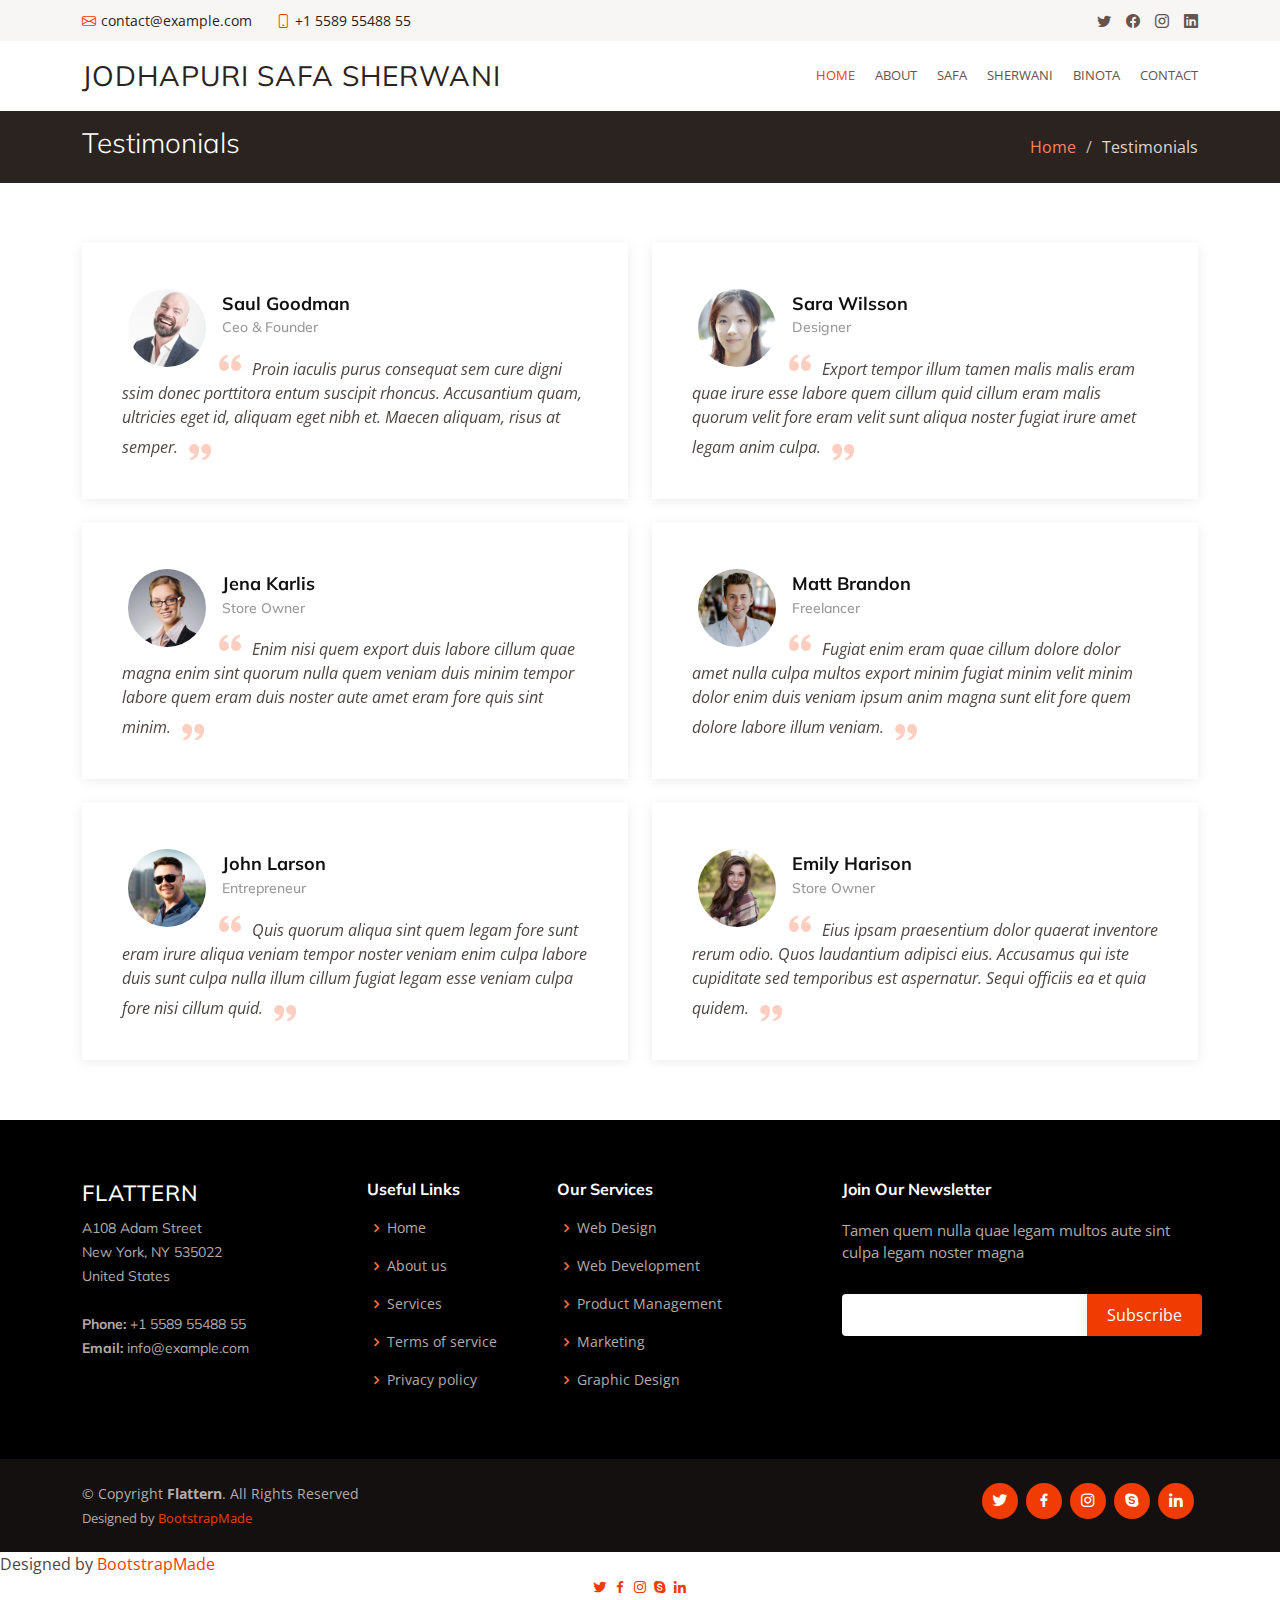
<file: services.html>
<!DOCTYPE html>
<html lang="en">

<head>
    <meta charset="utf-8">
    <meta content="width=device-width, initial-scale=1.0" name="viewport">

    <title>Testimonials - Flattern Bootstrap Template</title>
    <meta content="" name="description">
    <meta content="" name="keywords">

    <!-- Favicons -->
    <link href="assets/img/favicon.png" rel="icon">
    <link href="assets/img/apple-touch-icon.png" rel="apple-touch-icon">

    <!-- Google Fonts -->
    <link href="https://fonts.googleapis.com/css?family=Open+Sans:300,300i,400,400i,600,600i,700,700i|Muli:300,300i,400,400i,500,500i,600,600i,700,700i|Poppins:300,300i,400,400i,500,500i,600,600i,700,700i" rel="stylesheet">

    <!-- Vendor CSS Files -->
    <link href="assets/vendor/animate.css/animate.min.css" rel="stylesheet">
    <link href="assets/vendor/aos/aos.css" rel="stylesheet">
    <link href="assets/vendor/bootstrap/css/bootstrap.min.css" rel="stylesheet">
    <link href="assets/vendor/bootstrap-icons/bootstrap-icons.css" rel="stylesheet">
    <link href="assets/vendor/boxicons/css/boxicons.min.css" rel="stylesheet">
    <link href="assets/vendor/glightbox/css/glightbox.min.css" rel="stylesheet">
    <link href="assets/vendor/swiper/swiper-bundle.min.css" rel="stylesheet">

    <!-- Template Main CSS File -->
    <link href="assets/css/style.css" rel="stylesheet">

</head>

<body>

    <!-- ======= Top Bar ======= -->
    <section id="topbar" class="d-flex align-items-center">
        <div class="container d-flex justify-content-center justify-content-md-between">
            <div class="contact-info d-flex align-items-center">
                <i class="bi bi-envelope d-flex align-items-center"><a href="mailto:contact@example.com">contact@example.com</a></i>
                <i class="bi bi-phone d-flex align-items-center ms-4"><span>+1 5589 55488 55</span></i>
            </div>
            <div class="social-links d-none d-md-flex align-items-center">
                <a href="#" class="twitter"><i class="bi bi-twitter"></i></a>
                <a href="#" class="facebook"><i class="bi bi-facebook"></i></a>
                <a href="#" class="instagram"><i class="bi bi-instagram"></i></a>
                <a href="#" class="linkedin"><i class="bi bi-linkedin"></i></i></a>
            </div>
        </div>
    </section>

    <!-- ======= Header ======= -->
    <header id="header" class="d-flex align-items-center">
        <div class="container d-flex justify-content-between">

            <div class="logo">
                <h1 class="text-light"><a href="index.html">Jodhapuri safa sherwani</a></h1>
            </div>
            <nav id="navbar" class="navbar">
                <ul>
                    <li><a class="active" href="index.html">Home</a></li>
                    <li><a href="about.html">About</a></li>
                    <li><a href="services.html">safa</a></li>
                    <li><a href="testimonials.html">Sherwani</a></li>
                    <li><a href="pricing.html">Binota</a></li>
                    <!-- <li><a href="portfolio.html">Portfolio</a></li> -->
                    <!-- <li><a href="blog.html">Blog</a></li> -->
                    <!-- <li class="dropdown"><a href="#"><span>Drop Down</span> <i class="bi bi-chevron-down"></i></a>
                        <ul>
                            <li><a href="#">Drop Down 1</a></li>
                            <li class="dropdown"><a href="#"><span>Deep Drop Down</span> <i class="bi bi-chevron-right"></i></a>
                                <ul>
                                    <li><a href="#">Deep Drop Down 1</a></li>
                                    <li><a href="#">Deep Drop Down 2</a></li>
                                    <li><a href="#">Deep Drop Down 3</a></li>
                                    <li><a href="#">Deep Drop Down 4</a></li>
                                    <li><a href="#">Deep Drop Down 5</a></li>
                                </ul>
                            </li>
                            <li><a href="#">Drop Down 2</a></li>
                            <li><a href="#">Drop Down 3</a></li>
                            <li><a href="#">Drop Down 4</a></li>
                        </ul>
                    </li> -->
                    <li><a href="contact.html">Contact</a></li>
                </ul>
                <i class="bi bi-list mobile-nav-toggle"></i>
            </nav>
            <!-- .navbar -->

        </div>
    </header>
    <!-- End Header -->

    <main id="main">

        <!-- ======= Breadcrumbs ======= -->
        <section id="breadcrumbs" class="breadcrumbs">
            <div class="container">

                <div class="d-flex justify-content-between align-items-center">
                    <h2>Testimonials</h2>
                    <ol>
                        <li><a href="index.html">Home</a></li>
                        <li>Testimonials</li>
                    </ol>
                </div>

            </div>
        </section>
        <!-- End Breadcrumbs -->

        <!-- ======= Testimonials Section ======= -->
        <section id="testimonials" class="testimonials">
            <div class="container">

                <div class="row">

                    <div class="col-lg-6" data-aos="fade-up">
                        <div class="testimonial-item">
                            <img src="assets/img/testimonials/testimonials-1.jpg" class="testimonial-img" alt="">
                            <h3>Saul Goodman</h3>
                            <h4>Ceo &amp; Founder</h4>
                            <p>
                                <i class="bx bxs-quote-alt-left quote-icon-left"></i> Proin iaculis purus consequat sem cure digni ssim donec porttitora entum suscipit rhoncus. Accusantium quam, ultricies eget id, aliquam eget nibh et. Maecen aliquam,
                                risus at semper.
                                <i class="bx bxs-quote-alt-right quote-icon-right"></i>
                            </p>
                        </div>
                    </div>

                    <div class="col-lg-6" data-aos="fade-up" data-aos-delay="100">
                        <div class="testimonial-item mt-4 mt-lg-0">
                            <img src="assets/img/testimonials/testimonials-2.jpg" class="testimonial-img" alt="">
                            <h3>Sara Wilsson</h3>
                            <h4>Designer</h4>
                            <p>
                                <i class="bx bxs-quote-alt-left quote-icon-left"></i> Export tempor illum tamen malis malis eram quae irure esse labore quem cillum quid cillum eram malis quorum velit fore eram velit sunt aliqua noster fugiat irure amet
                                legam anim culpa.
                                <i class="bx bxs-quote-alt-right quote-icon-right"></i>
                            </p>
                        </div>
                    </div>

                    <div class="col-lg-6" data-aos="fade-up" data-aos-delay="200">
                        <div class="testimonial-item mt-4">
                            <img src="assets/img/testimonials/testimonials-3.jpg" class="testimonial-img" alt="">
                            <h3>Jena Karlis</h3>
                            <h4>Store Owner</h4>
                            <p>
                                <i class="bx bxs-quote-alt-left quote-icon-left"></i> Enim nisi quem export duis labore cillum quae magna enim sint quorum nulla quem veniam duis minim tempor labore quem eram duis noster aute amet eram fore quis sint minim.
                                <i class="bx bxs-quote-alt-right quote-icon-right"></i>
                            </p>
                        </div>
                    </div>

                    <div class="col-lg-6" data-aos="fade-up" data-aos-delay="300">
                        <div class="testimonial-item mt-4">
                            <img src="assets/img/testimonials/testimonials-4.jpg" class="testimonial-img" alt="">
                            <h3>Matt Brandon</h3>
                            <h4>Freelancer</h4>
                            <p>
                                <i class="bx bxs-quote-alt-left quote-icon-left"></i> Fugiat enim eram quae cillum dolore dolor amet nulla culpa multos export minim fugiat minim velit minim dolor enim duis veniam ipsum anim magna sunt elit fore quem dolore
                                labore illum veniam.
                                <i class="bx bxs-quote-alt-right quote-icon-right"></i>
                            </p>
                        </div>
                    </div>

                    <div class="col-lg-6" data-aos="fade-up" data-aos-delay="400">
                        <div class="testimonial-item mt-4">
                            <img src="assets/img/testimonials/testimonials-5.jpg" class="testimonial-img" alt="">
                            <h3>John Larson</h3>
                            <h4>Entrepreneur</h4>
                            <p>
                                <i class="bx bxs-quote-alt-left quote-icon-left"></i> Quis quorum aliqua sint quem legam fore sunt eram irure aliqua veniam tempor noster veniam enim culpa labore duis sunt culpa nulla illum cillum fugiat legam esse veniam
                                culpa fore nisi cillum quid.
                                <i class="bx bxs-quote-alt-right quote-icon-right"></i>
                            </p>
                        </div>
                    </div>

                    <div class="col-lg-6" data-aos="fade-up" data-aos-delay="500">
                        <div class="testimonial-item mt-4">
                            <img src="assets/img/testimonials/testimonials-6.jpg" class="testimonial-img" alt="">
                            <h3>Emily Harison</h3>
                            <h4>Store Owner</h4>
                            <p>
                                <i class="bx bxs-quote-alt-left quote-icon-left"></i> Eius ipsam praesentium dolor quaerat inventore rerum odio. Quos laudantium adipisci eius. Accusamus qui iste cupiditate sed temporibus est aspernatur. Sequi officiis
                                ea et quia quidem.
                                <i class="bx bxs-quote-alt-right quote-icon-right"></i>
                            </p>
                        </div>
                    </div>

                </div>

            </div>
        </section>
        <!-- End Testimonials Section -->

    </main>
    <!-- End #main -->

    <!-- ======= Footer ======= -->
    <footer id="footer">

        <div class="footer-top">
            <div class="container">
                <div class="row">

                    <div class="col-lg-3 col-md-6 footer-contact">
                        <h3>Flattern</h3>
                        <p>
                            A108 Adam Street <br> New York, NY 535022<br> United States <br><br>
                            <strong>Phone:</strong> +1 5589 55488 55<br>
                            <strong>Email:</strong> info@example.com<br>
                        </p>
                    </div>

                    <div class="col-lg-2 col-md-6 footer-links">
                        <h4>Useful Links</h4>
                        <ul>
                            <li><i class="bx bx-chevron-right"></i> <a href="#">Home</a></li>
                            <li><i class="bx bx-chevron-right"></i> <a href="#">About us</a></li>
                            <li><i class="bx bx-chevron-right"></i> <a href="#">Services</a></li>
                            <li><i class="bx bx-chevron-right"></i> <a href="#">Terms of service</a></li>
                            <li><i class="bx bx-chevron-right"></i> <a href="#">Privacy policy</a></li>
                        </ul>
                    </div>

                    <div class="col-lg-3 col-md-6 footer-links">
                        <h4>Our Services</h4>
                        <ul>
                            <li><i class="bx bx-chevron-right"></i> <a href="#">Web Design</a></li>
                            <li><i class="bx bx-chevron-right"></i> <a href="#">Web Development</a></li>
                            <li><i class="bx bx-chevron-right"></i> <a href="#">Product Management</a></li>
                            <li><i class="bx bx-chevron-right"></i> <a href="#">Marketing</a></li>
                            <li><i class="bx bx-chevron-right"></i> <a href="#">Graphic Design</a></li>
                        </ul>
                    </div>

                    <div class="col-lg-4 col-md-6 footer-newsletter">
                        <h4>Join Our Newsletter</h4>
                        <p>Tamen quem nulla quae legam multos aute sint culpa legam noster magna</p>
                        <form action="" method="post">
                            <input type="email" name="email"><input type="submit" value="Subscribe">
                        </form>
                    </div>

                </div>
            </div>
        </div>

        <div class="container d-md-flex py-4">

            <div class="me-md-auto text-center text-md-start">
                <div class="copyright">
                    &copy; Copyright <strong><span>Flattern</span></strong>. All Rights Reserved
                </div>
                <div class="credits">Designed by <a href="https://bootstrapmade.com/">BootstrapMade</a>
                </div>
            </div>
            <div class="social-links text-center text-md-right pt-3 pt-md-0">
                <a href="#" class="twitter"><i class="bx bxl-twitter"></i></a>
                <a href="#" class="facebook"><i class="bx bxl-facebook"></i></a>
                <a href="#" class="instagram"><i class="bx bxl-instagram"></i></a>
                <a href="#" class="google-plus"><i class="bx bxl-skype"></i></a>
                <a href="#" class="linkedin"><i class="bx bxl-linkedin"></i></a>
            </div>
        </div>
    </footer>
    <!-- End Footer -->

    <a href="#" class="back-to-top d-flex align-items-center justify-content-center"><i class="bi bi-arrow-up-short"></i></a>

    <!-- Vendor JS Files -->
    <script src="assets/vendor/aos/aos.js"></script>
    <script src="assets/vendor/bootstrap/js/bootstrap.bundle.min.js"></script>
    <script src="assets/vendor/glightbox/js/glightbox.min.js"></script>
    <script src="assets/vendor/isotope-layout/isotope.pkgd.min.js"></script>
    <script src="assets/vendor/swiper/swiper-bundle.min.js"></script>
    <script src="assets/vendor/waypoints/noframework.waypoints.js"></script>
    <script src="assets/vendor/php-email-form/validate.js"></script>

    <!-- Template Main JS File -->
    <script src="assets/js/main.js"></script>

</body>

</html>
Designed by <a href="https://bootstrapmade.com/">BootstrapMade</a>
</div>
</div>
<div class="social-links text-center text-md-right pt-3 pt-md-0">
    <a href="#" class="twitter"><i class="bx bxl-twitter"></i></a>
    <a href="#" class="facebook"><i class="bx bxl-facebook"></i></a>
    <a href="#" class="instagram"><i class="bx bxl-instagram"></i></a>
    <a href="#" class="google-plus"><i class="bx bxl-skype"></i></a>
    <a href="#" class="linkedin"><i class="bx bxl-linkedin"></i></a>
</div>
</div>
</footer>
<!-- End Footer -->

<a href="#" class="back-to-top d-flex align-items-center justify-content-center"><i class="bi bi-arrow-up-short"></i></a>

<!-- Vendor JS Files -->
<script src="assets/vendor/aos/aos.js"></script>
<script src="assets/vendor/bootstrap/js/bootstrap.bundle.min.js"></script>
<script src="assets/vendor/glightbox/js/glightbox.min.js"></script>
<script src="assets/vendor/isotope-layout/isotope.pkgd.min.js"></script>
<script src="assets/vendor/swiper/swiper-bundle.min.js"></script>
<script src="assets/vendor/waypoints/noframework.waypoints.js"></script>
<script src="assets/vendor/php-email-form/validate.js"></script>

<!-- Template Main JS File -->
<script src="assets/js/main.js"></script>

</body>

</html>
</file>
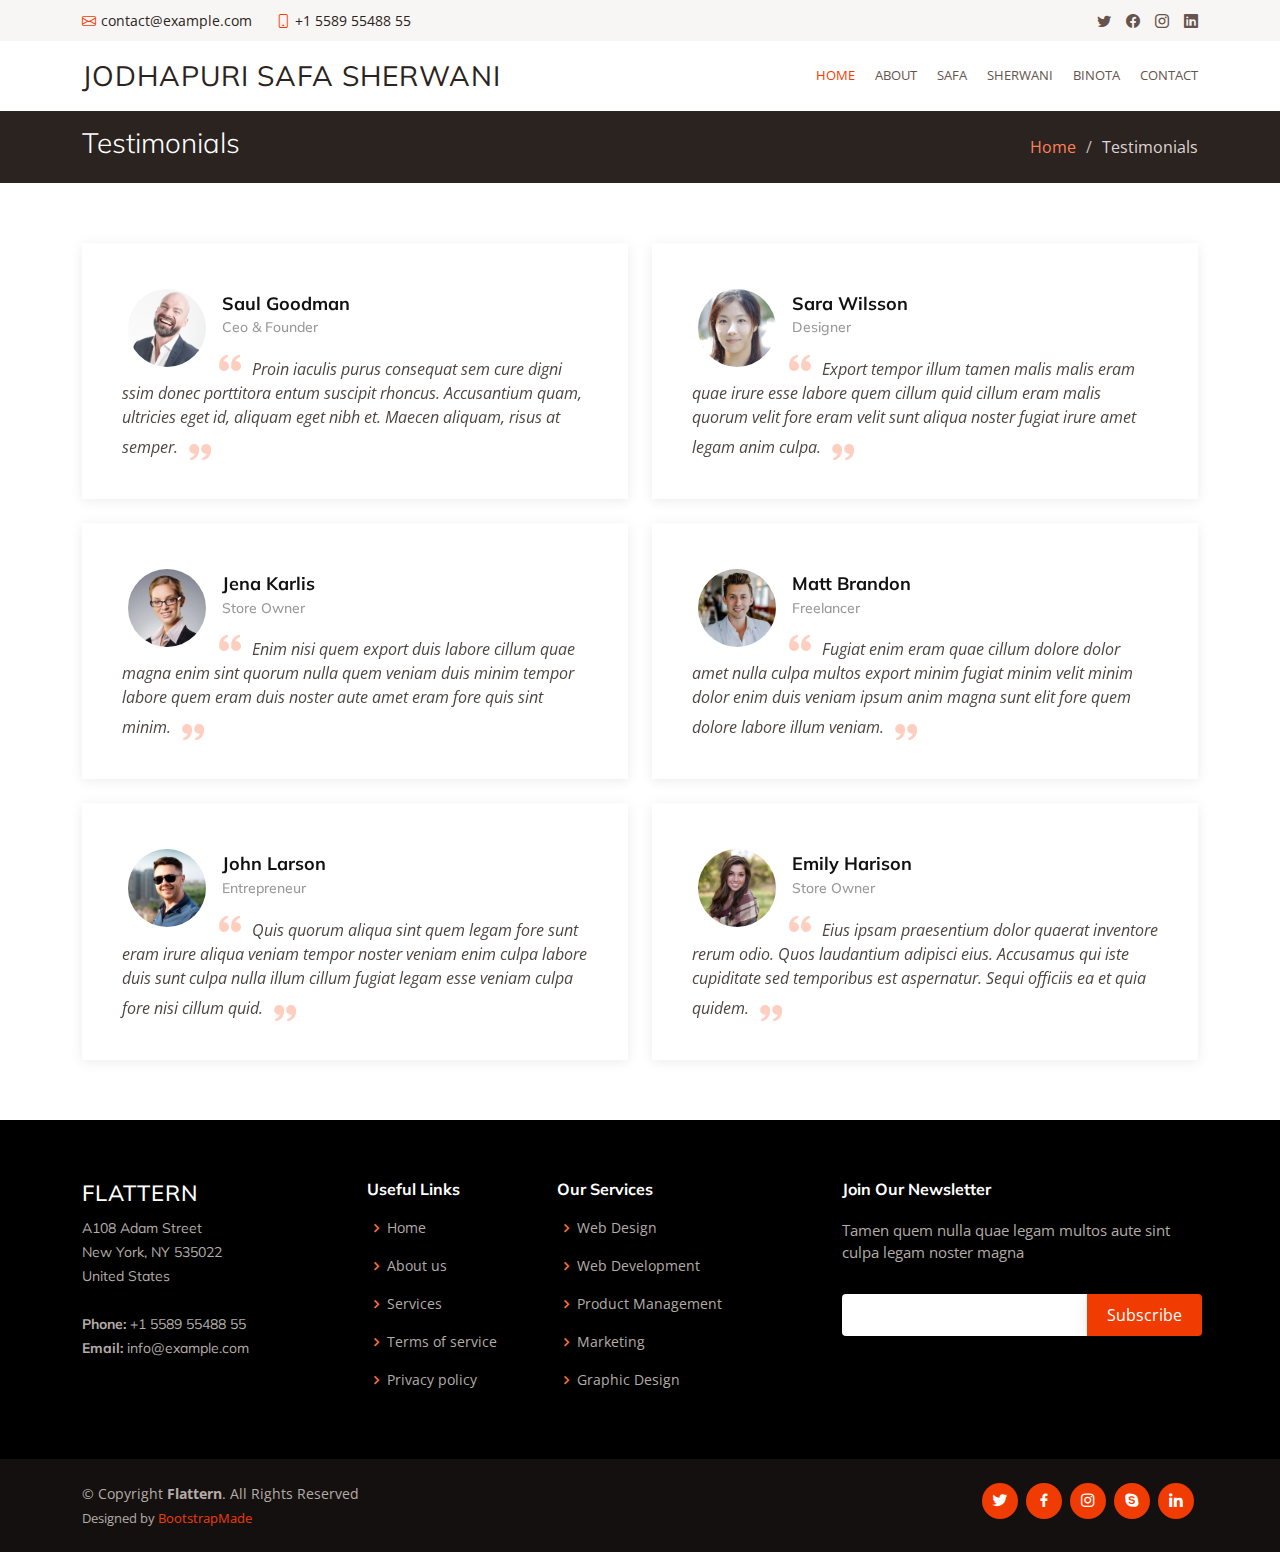
<file: testimonials.html>
<!DOCTYPE html>
<html lang="en">

<head>
    <meta charset="utf-8">
    <meta content="width=device-width, initial-scale=1.0" name="viewport">

    <title>Testimonials - Flattern Bootstrap Template</title>
    <meta content="" name="description">
    <meta content="" name="keywords">

    <!-- Favicons -->
    <link href="assets/img/favicon.png" rel="icon">
    <link href="assets/img/apple-touch-icon.png" rel="apple-touch-icon">

    <!-- Google Fonts -->
    <link href="https://fonts.googleapis.com/css?family=Open+Sans:300,300i,400,400i,600,600i,700,700i|Muli:300,300i,400,400i,500,500i,600,600i,700,700i|Poppins:300,300i,400,400i,500,500i,600,600i,700,700i" rel="stylesheet">

    <!-- Vendor CSS Files -->
    <link href="assets/vendor/animate.css/animate.min.css" rel="stylesheet">
    <link href="assets/vendor/aos/aos.css" rel="stylesheet">
    <link href="assets/vendor/bootstrap/css/bootstrap.min.css" rel="stylesheet">
    <link href="assets/vendor/bootstrap-icons/bootstrap-icons.css" rel="stylesheet">
    <link href="assets/vendor/boxicons/css/boxicons.min.css" rel="stylesheet">
    <link href="assets/vendor/glightbox/css/glightbox.min.css" rel="stylesheet">
    <link href="assets/vendor/swiper/swiper-bundle.min.css" rel="stylesheet">

    <!-- Template Main CSS File -->
    <link href="assets/css/style.css" rel="stylesheet">

</head>

<body>

    <!-- ======= Top Bar ======= -->
    <section id="topbar" class="d-flex align-items-center">
        <div class="container d-flex justify-content-center justify-content-md-between">
            <div class="contact-info d-flex align-items-center">
                <i class="bi bi-envelope d-flex align-items-center"><a href="mailto:contact@example.com">contact@example.com</a></i>
                <i class="bi bi-phone d-flex align-items-center ms-4"><span>+1 5589 55488 55</span></i>
            </div>
            <div class="social-links d-none d-md-flex align-items-center">
                <a href="#" class="twitter"><i class="bi bi-twitter"></i></a>
                <a href="#" class="facebook"><i class="bi bi-facebook"></i></a>
                <a href="#" class="instagram"><i class="bi bi-instagram"></i></a>
                <a href="#" class="linkedin"><i class="bi bi-linkedin"></i></i></a>
            </div>
        </div>
    </section>

    <!-- ======= Header ======= -->
    <header id="header" class="d-flex align-items-center">
        <div class="container d-flex justify-content-between">

            <div class="logo">
                <h1 class="text-light"><a href="index.html">Jodhapuri safa sherwani</a></h1>
            </div>
            <nav id="navbar" class="navbar">
                <ul>
                    <li><a class="active" href="index.html">Home</a></li>
                    <li><a href="about.html">About</a></li>
                    <li><a href="services.html">safa</a></li>
                    <li><a href="testimonials.html">Sherwani</a></li>
                    <li><a href="pricing.html">Binota</a></li>
                    <!-- <li><a href="portfolio.html">Portfolio</a></li> -->
                    <!-- <li><a href="blog.html">Blog</a></li> -->
                    <!-- <li class="dropdown"><a href="#"><span>Drop Down</span> <i class="bi bi-chevron-down"></i></a>
                        <ul>
                            <li><a href="#">Drop Down 1</a></li>
                            <li class="dropdown"><a href="#"><span>Deep Drop Down</span> <i class="bi bi-chevron-right"></i></a>
                                <ul>
                                    <li><a href="#">Deep Drop Down 1</a></li>
                                    <li><a href="#">Deep Drop Down 2</a></li>
                                    <li><a href="#">Deep Drop Down 3</a></li>
                                    <li><a href="#">Deep Drop Down 4</a></li>
                                    <li><a href="#">Deep Drop Down 5</a></li>
                                </ul>
                            </li>
                            <li><a href="#">Drop Down 2</a></li>
                            <li><a href="#">Drop Down 3</a></li>
                            <li><a href="#">Drop Down 4</a></li>
                        </ul>
                    </li> -->
                    <li><a href="contact.html">Contact</a></li>
                </ul>
                <i class="bi bi-list mobile-nav-toggle"></i>
            </nav>
            <!-- .navbar -->

        </div>
    </header>
    <!-- End Header -->

    <main id="main">

        <!-- ======= Breadcrumbs ======= -->
        <section id="breadcrumbs" class="breadcrumbs">
            <div class="container">

                <div class="d-flex justify-content-between align-items-center">
                    <h2>Testimonials</h2>
                    <ol>
                        <li><a href="index.html">Home</a></li>
                        <li>Testimonials</li>
                    </ol>
                </div>

            </div>
        </section>
        <!-- End Breadcrumbs -->

        <!-- ======= Testimonials Section ======= -->
        <section id="testimonials" class="testimonials">
            <div class="container">

                <div class="row">

                    <div class="col-lg-6" data-aos="fade-up">
                        <div class="testimonial-item">
                            <img src="assets/img/testimonials/testimonials-1.jpg" class="testimonial-img" alt="">
                            <h3>Saul Goodman</h3>
                            <h4>Ceo &amp; Founder</h4>
                            <p>
                                <i class="bx bxs-quote-alt-left quote-icon-left"></i> Proin iaculis purus consequat sem cure digni ssim donec porttitora entum suscipit rhoncus. Accusantium quam, ultricies eget id, aliquam eget nibh et. Maecen aliquam,
                                risus at semper.
                                <i class="bx bxs-quote-alt-right quote-icon-right"></i>
                            </p>
                        </div>
                    </div>

                    <div class="col-lg-6" data-aos="fade-up" data-aos-delay="100">
                        <div class="testimonial-item mt-4 mt-lg-0">
                            <img src="assets/img/testimonials/testimonials-2.jpg" class="testimonial-img" alt="">
                            <h3>Sara Wilsson</h3>
                            <h4>Designer</h4>
                            <p>
                                <i class="bx bxs-quote-alt-left quote-icon-left"></i> Export tempor illum tamen malis malis eram quae irure esse labore quem cillum quid cillum eram malis quorum velit fore eram velit sunt aliqua noster fugiat irure amet
                                legam anim culpa.
                                <i class="bx bxs-quote-alt-right quote-icon-right"></i>
                            </p>
                        </div>
                    </div>

                    <div class="col-lg-6" data-aos="fade-up" data-aos-delay="200">
                        <div class="testimonial-item mt-4">
                            <img src="assets/img/testimonials/testimonials-3.jpg" class="testimonial-img" alt="">
                            <h3>Jena Karlis</h3>
                            <h4>Store Owner</h4>
                            <p>
                                <i class="bx bxs-quote-alt-left quote-icon-left"></i> Enim nisi quem export duis labore cillum quae magna enim sint quorum nulla quem veniam duis minim tempor labore quem eram duis noster aute amet eram fore quis sint minim.
                                <i class="bx bxs-quote-alt-right quote-icon-right"></i>
                            </p>
                        </div>
                    </div>

                    <div class="col-lg-6" data-aos="fade-up" data-aos-delay="300">
                        <div class="testimonial-item mt-4">
                            <img src="assets/img/testimonials/testimonials-4.jpg" class="testimonial-img" alt="">
                            <h3>Matt Brandon</h3>
                            <h4>Freelancer</h4>
                            <p>
                                <i class="bx bxs-quote-alt-left quote-icon-left"></i> Fugiat enim eram quae cillum dolore dolor amet nulla culpa multos export minim fugiat minim velit minim dolor enim duis veniam ipsum anim magna sunt elit fore quem dolore
                                labore illum veniam.
                                <i class="bx bxs-quote-alt-right quote-icon-right"></i>
                            </p>
                        </div>
                    </div>

                    <div class="col-lg-6" data-aos="fade-up" data-aos-delay="400">
                        <div class="testimonial-item mt-4">
                            <img src="assets/img/testimonials/testimonials-5.jpg" class="testimonial-img" alt="">
                            <h3>John Larson</h3>
                            <h4>Entrepreneur</h4>
                            <p>
                                <i class="bx bxs-quote-alt-left quote-icon-left"></i> Quis quorum aliqua sint quem legam fore sunt eram irure aliqua veniam tempor noster veniam enim culpa labore duis sunt culpa nulla illum cillum fugiat legam esse veniam
                                culpa fore nisi cillum quid.
                                <i class="bx bxs-quote-alt-right quote-icon-right"></i>
                            </p>
                        </div>
                    </div>

                    <div class="col-lg-6" data-aos="fade-up" data-aos-delay="500">
                        <div class="testimonial-item mt-4">
                            <img src="assets/img/testimonials/testimonials-6.jpg" class="testimonial-img" alt="">
                            <h3>Emily Harison</h3>
                            <h4>Store Owner</h4>
                            <p>
                                <i class="bx bxs-quote-alt-left quote-icon-left"></i> Eius ipsam praesentium dolor quaerat inventore rerum odio. Quos laudantium adipisci eius. Accusamus qui iste cupiditate sed temporibus est aspernatur. Sequi officiis
                                ea et quia quidem.
                                <i class="bx bxs-quote-alt-right quote-icon-right"></i>
                            </p>
                        </div>
                    </div>

                </div>

            </div>
        </section>
        <!-- End Testimonials Section -->

    </main>
    <!-- End #main -->

    <!-- ======= Footer ======= -->
    <footer id="footer">

        <div class="footer-top">
            <div class="container">
                <div class="row">

                    <div class="col-lg-3 col-md-6 footer-contact">
                        <h3>Flattern</h3>
                        <p>
                            A108 Adam Street <br> New York, NY 535022<br> United States <br><br>
                            <strong>Phone:</strong> +1 5589 55488 55<br>
                            <strong>Email:</strong> info@example.com<br>
                        </p>
                    </div>

                    <div class="col-lg-2 col-md-6 footer-links">
                        <h4>Useful Links</h4>
                        <ul>
                            <li><i class="bx bx-chevron-right"></i> <a href="#">Home</a></li>
                            <li><i class="bx bx-chevron-right"></i> <a href="#">About us</a></li>
                            <li><i class="bx bx-chevron-right"></i> <a href="#">Services</a></li>
                            <li><i class="bx bx-chevron-right"></i> <a href="#">Terms of service</a></li>
                            <li><i class="bx bx-chevron-right"></i> <a href="#">Privacy policy</a></li>
                        </ul>
                    </div>

                    <div class="col-lg-3 col-md-6 footer-links">
                        <h4>Our Services</h4>
                        <ul>
                            <li><i class="bx bx-chevron-right"></i> <a href="#">Web Design</a></li>
                            <li><i class="bx bx-chevron-right"></i> <a href="#">Web Development</a></li>
                            <li><i class="bx bx-chevron-right"></i> <a href="#">Product Management</a></li>
                            <li><i class="bx bx-chevron-right"></i> <a href="#">Marketing</a></li>
                            <li><i class="bx bx-chevron-right"></i> <a href="#">Graphic Design</a></li>
                        </ul>
                    </div>

                    <div class="col-lg-4 col-md-6 footer-newsletter">
                        <h4>Join Our Newsletter</h4>
                        <p>Tamen quem nulla quae legam multos aute sint culpa legam noster magna</p>
                        <form action="" method="post">
                            <input type="email" name="email"><input type="submit" value="Subscribe">
                        </form>
                    </div>

                </div>
            </div>
        </div>

        <div class="container d-md-flex py-4">

            <div class="me-md-auto text-center text-md-start">
                <div class="copyright">
                    &copy; Copyright <strong><span>Flattern</span></strong>. All Rights Reserved
                </div>
                <div class="credits">
                    Designed by <a href="https://bootstrapmade.com/">BootstrapMade</a>
                </div>
            </div>
            <div class="social-links text-center text-md-right pt-3 pt-md-0">
                <a href="#" class="twitter"><i class="bx bxl-twitter"></i></a>
                <a href="#" class="facebook"><i class="bx bxl-facebook"></i></a>
                <a href="#" class="instagram"><i class="bx bxl-instagram"></i></a>
                <a href="#" class="google-plus"><i class="bx bxl-skype"></i></a>
                <a href="#" class="linkedin"><i class="bx bxl-linkedin"></i></a>
            </div>
        </div>
    </footer>
    <!-- End Footer -->

    <a href="#" class="back-to-top d-flex align-items-center justify-content-center"><i class="bi bi-arrow-up-short"></i></a>

    <!-- Vendor JS Files -->
    <script src="assets/vendor/aos/aos.js"></script>
    <script src="assets/vendor/bootstrap/js/bootstrap.bundle.min.js"></script>
    <script src="assets/vendor/glightbox/js/glightbox.min.js"></script>
    <script src="assets/vendor/isotope-layout/isotope.pkgd.min.js"></script>
    <script src="assets/vendor/swiper/swiper-bundle.min.js"></script>
    <script src="assets/vendor/waypoints/noframework.waypoints.js"></script>
    <script src="assets/vendor/php-email-form/validate.js"></script>

    <!-- Template Main JS File -->
    <script src="assets/js/main.js"></script>

</body>

</html>
</file>
<file: assets/css/style.css>
/*--------------------------------------------------------------
# General
--------------------------------------------------------------*/

body {
    font-family: "Open Sans", sans-serif;
    color: #4d4643;
}

a {
    color: #f03c02;
    text-decoration: none;
}

a:hover {
    color: #fd5c28;
    text-decoration: none;
}

h1,
h2,
h3,
h4,
h5,
h6 {
    font-family: "Muli", sans-serif;
}


/*--------------------------------------------------------------
# Back to top button
--------------------------------------------------------------*/

.back-to-top {
    position: fixed;
    visibility: hidden;
    opacity: 0;
    right: 15px;
    bottom: 15px;
    z-index: 996;
    background: #f03c02;
    width: 40px;
    height: 40px;
    border-radius: 4px;
    transition: all 0.4s;
}

.back-to-top i {
    font-size: 28px;
    color: #fff;
    line-height: 0;
}

.back-to-top:hover {
    background: #fd541e;
    color: #fff;
}

.back-to-top.active {
    visibility: visible;
    opacity: 1;
}


/*--------------------------------------------------------------
# Disable AOS delay on mobile
--------------------------------------------------------------*/

@media screen and (max-width: 768px) {
    [data-aos-delay] {
        transition-delay: 0 !important;
    }
}


/*--------------------------------------------------------------
# Top Bar
--------------------------------------------------------------*/

#topbar {
    background: #f8f6f5;
    padding: 10px 0;
    font-size: 14px;
}

#topbar .contact-info i {
    font-style: normal;
    color: #f03c02;
}

#topbar .contact-info i a,
#topbar .contact-info i span {
    padding-left: 5px;
    color: #2b2320;
}

#topbar .contact-info i a {
    line-height: 0;
    transition: 0.3s;
}

#topbar .contact-info i a:hover {
    color: #f03c02;
}

#topbar .social-links a {
    color: #65534c;
    line-height: 0;
    transition: 0.3s;
    margin-left: 15px;
}

#topbar .social-links a:hover {
    color: #f03c02;
}


/*--------------------------------------------------------------
# Header
--------------------------------------------------------------*/

#header {
    height: 70px;
    transition: all 0.5s;
    z-index: 997;
    transition: all 0.5s;
    background: #fff;
}

#header.fixed-top {
    box-shadow: 0px 0px 20px 0px rgba(0, 0, 0, 0.1);
}

#header .logo h1 {
    font-size: 28px;
    margin: 0;
    padding: 10px 0;
    line-height: 1;
    font-weight: 400;
    letter-spacing: 1px;
    text-transform: uppercase;
}

#header .logo h1 a,
#header .logo h1 a:hover {
    color: #2b2320;
    text-decoration: none;
}

#header .logo img {
    padding: 0;
    margin: 0;
    max-height: 40px;
}

.scrolled-offset {
    margin-top: 70px;
}


/*--------------------------------------------------------------
# Navigation Menu
--------------------------------------------------------------*/


/**
* Desktop Navigation 
*/

.navbar {
    padding: 0;
}

.navbar ul {
    margin: 0;
    padding: 0;
    display: flex;
    list-style: none;
    align-items: center;
}

.navbar li {
    position: relative;
}

.navbar a,
.navbar a:focus {
    display: flex;
    align-items: center;
    justify-content: space-between;
    padding: 10px 0 10px 20px;
    font-size: 13px;
    color: #65534c;
    white-space: nowrap;
    text-transform: uppercase;
    transition: 0.3s;
}

.navbar a i,
.navbar a:focus i {
    font-size: 12px;
    line-height: 0;
    margin-left: 5px;
}

.navbar a:hover,
.navbar .active,
.navbar .active:focus,
.navbar li:hover>a {
    color: #f03c02;
}

.navbar .getstarted,
.navbar .getstarted:focus {
    background: #f03c02;
    padding: 8px 20px;
    margin-left: 30px;
    border-radius: 4px;
    color: #fff;
}

.navbar .getstarted:hover,
.navbar .getstarted:focus:hover {
    color: #fff;
    background: #fd490f;
}

.navbar .dropdown ul {
    display: block;
    position: absolute;
    left: 14px;
    top: calc(100% + 30px);
    margin: 0;
    padding: 10px 0;
    z-index: 99;
    opacity: 0;
    visibility: hidden;
    background: #fff;
    box-shadow: 0px 0px 30px rgba(127, 137, 161, 0.25);
    transition: 0.3s;
}

.navbar .dropdown ul li {
    min-width: 200px;
}

.navbar .dropdown ul a {
    padding: 10px 20px;
    font-size: 13px;
    text-transform: none;
    font-weight: 500;
    color: #581601;
}

.navbar .dropdown ul a i {
    font-size: 12px;
}

.navbar .dropdown ul a:hover,
.navbar .dropdown ul .active:hover,
.navbar .dropdown ul li:hover>a {
    color: #f03c02;
}

.navbar .dropdown:hover>ul {
    opacity: 1;
    top: 100%;
    visibility: visible;
}

.navbar .dropdown .dropdown ul {
    top: 0;
    left: calc(100% - 30px);
    visibility: hidden;
}

.navbar .dropdown .dropdown:hover>ul {
    opacity: 1;
    top: 0;
    left: 100%;
    visibility: visible;
}

@media (max-width: 1366px) {
    .navbar .dropdown .dropdown ul {
        left: -90%;
    }
    .navbar .dropdown .dropdown:hover>ul {
        left: -100%;
    }
}


/**
* Mobile Navigation 
*/

.mobile-nav-toggle {
    color: #2b2320;
    font-size: 28px;
    cursor: pointer;
    display: none;
    line-height: 0;
    transition: 0.5s;
}

.mobile-nav-toggle.bi-x {
    color: #fff;
}

@media (max-width: 991px) {
    .mobile-nav-toggle {
        display: block;
    }
    .navbar ul {
        display: none;
    }
}

.navbar-mobile {
    position: fixed;
    overflow: hidden;
    top: 0;
    right: 0;
    left: 0;
    bottom: 0;
    background: rgba(14, 11, 10, 0.9);
    transition: 0.3s;
    z-index: 999;
}

.navbar-mobile .mobile-nav-toggle {
    position: absolute;
    top: 15px;
    right: 15px;
}

.navbar-mobile ul {
    display: block;
    position: absolute;
    top: 55px;
    right: 15px;
    bottom: 15px;
    left: 15px;
    padding: 10px 0;
    background-color: #fff;
    overflow-y: auto;
    transition: 0.3s;
}

.navbar-mobile a,
.navbar-mobile a:focus {
    padding: 10px 20px;
    font-size: 15px;
    color: #581601;
}

.navbar-mobile a:hover,
.navbar-mobile .active,
.navbar-mobile li:hover>a {
    color: #f03c02;
}

.navbar-mobile .getstarted,
.navbar-mobile .getstarted:focus {
    margin: 15px;
}

.navbar-mobile .dropdown ul {
    position: static;
    display: none;
    margin: 10px 20px;
    padding: 10px 0;
    z-index: 99;
    opacity: 1;
    visibility: visible;
    background: #fff;
    box-shadow: 0px 0px 30px rgba(127, 137, 161, 0.25);
}

.navbar-mobile .dropdown ul li {
    min-width: 200px;
}

.navbar-mobile .dropdown ul a {
    padding: 10px 20px;
}

.navbar-mobile .dropdown ul a i {
    font-size: 12px;
}

.navbar-mobile .dropdown ul a:hover,
.navbar-mobile .dropdown ul .active:hover,
.navbar-mobile .dropdown ul li:hover>a {
    color: #f03c02;
}

.navbar-mobile .dropdown>.dropdown-active {
    display: block;
}


/*--------------------------------------------------------------
# Hero Section
--------------------------------------------------------------*/

#hero {
    width: 100%;
    height: 70vh;
    overflow: hidden;
    position: relative;
    padding: 0;
}

#hero .carousel,
#hero .carousel-inner,
#hero .carousel-item,
#hero .carousel-item::before {
    background-size: cover;
    background-position: center;
    background-repeat: no-repeat;
    position: absolute;
    top: 0;
    right: 0;
    left: 0;
    bottom: 0;
}

#hero .carousel-container {
    display: flex;
    align-items: flex-end;
    justify-content: center;
    position: absolute;
    bottom: 60px;
    top: 110px;
    left: 50px;
    right: 50px;
}

#hero .carousel-content {
    background: rgba(28, 23, 21, 0.7);
    padding: 20px;
    color: #fff;
    -webkit-animation-duration: 0.5s;
    animation-duration: 0.5s;
    border-top: 5px solid #f03c02;
}

#hero .carousel-content h2 {
    color: #fff;
    margin-bottom: 30px;
    font-size: 28px;
    font-weight: 700;
}

#hero .btn-get-started {
    font-family: "Muli", sans-serif;
    font-weight: 500;
    font-size: 14px;
    letter-spacing: 1px;
    display: inline-block;
    padding: 12px 32px;
    border-radius: 4px;
    transition: 0.5s;
    line-height: 1;
    margin: 10px;
    color: #fff;
    -webkit-animation-delay: 0.8s;
    animation-delay: 0.8s;
    border: 2px solid #f03c02;
}

#hero .btn-get-started:hover {
    background: #f03c02;
    color: #fff;
    text-decoration: none;
}

#hero .carousel-inner .carousel-item {
    transition-property: opacity;
}

#hero .carousel-inner .carousel-item,
#hero .carousel-inner .active.carousel-item-start,
#hero .carousel-inner .active.carousel-item-end {
    opacity: 0;
}

#hero .carousel-inner .active,
#hero .carousel-inner .carousel-item-next.carousel-item-start,
#hero .carousel-inner .carousel-item-prev.carousel-item-end {
    opacity: 1;
    transition: 0.5s;
}

#hero .carousel-inner .carousel-item-next,
#hero .carousel-inner .carousel-item-prev,
#hero .carousel-inner .active.carousel-item-start,
#hero .carousel-inner .active.carousel-item-end {
    left: 0;
    transform: translate3d(0, 0, 0);
}

#hero .carousel-control-prev,
#hero .carousel-control-next {
    width: 10%;
}

#hero .carousel-control-next-icon,
#hero .carousel-control-prev-icon {
    background: none;
    font-size: 48px;
    line-height: 1;
    width: auto;
    height: auto;
}

#hero .carousel-indicators li {
    cursor: pointer;
}

@media (min-width: 1024px) {
    #hero .carousel-content {
        width: 60%;
    }
    #hero .carousel-control-prev,
    #hero .carousel-control-next {
        width: 5%;
    }
}

@media (max-width: 992px) {
    #hero {
        height: calc(100vh - 70px);
    }
    #hero .carousel-content h2 {
        margin-bottom: 15px;
        font-size: 22px;
    }
    #hero .carousel-content p {
        font-size: 15px;
    }
}

@media (max-height: 500px) {
    #hero {
        height: 120vh;
    }
}


/*--------------------------------------------------------------
# Sections General
--------------------------------------------------------------*/

section {
    padding: 60px 0;
    overflow: hidden;
}

.section-bg {
    background-color: #f6f3f2;
}

.section-title {
    padding-bottom: 30px;
    text-align: center;
}

.section-title h2 {
    font-size: 28px;
    font-weight: 300;
    margin-bottom: 20px;
    padding-bottom: 0;
    color: #65534c;
}

.section-title h2 strong {
    font-weight: 700;
}

.section-title p {
    margin-bottom: 0;
}


/*--------------------------------------------------------------
# Breadcrumbs
--------------------------------------------------------------*/

.breadcrumbs {
    padding: 15px 0;
    background: #2b2320;
    min-height: 40px;
}

.breadcrumbs h2 {
    font-size: 28px;
    font-weight: 300;
    color: #fff;
}

.breadcrumbs ol {
    display: flex;
    flex-wrap: wrap;
    list-style: none;
    padding: 0;
    margin: 0;
    color: #ded5d2;
}

.breadcrumbs ol a {
    color: #fe825a;
}

.breadcrumbs ol li+li {
    padding-left: 10px;
}

.breadcrumbs ol li+li::before {
    display: inline-block;
    padding-right: 10px;
    color: #c8bab5;
    content: "/";
}

@media (max-width: 768px) {
    .breadcrumbs .d-flex {
        display: block !important;
    }
    .breadcrumbs ol {
        display: block;
    }
    .breadcrumbs ol li {
        display: inline-block;
    }
}


/*--------------------------------------------------------------
# Cta
--------------------------------------------------------------*/

.cta {
    background: #f3f1f0;
    padding: 60px 0;
    color: #574741;
}

.cta h3 {
    font-size: 28px;
    font-weight: 700;
}

.cta h3 span {
    color: #f03c02;
}

.cta p {
    padding: 0;
    margin: 0;
}

.cta .cta-btn {
    font-family: "Poppins", sans-serif;
    text-transform: uppercase;
    font-weight: 500;
    font-size: 14px;
    letter-spacing: 1px;
    display: inline-block;
    padding: 10px 25px;
    border-radius: 2px;
    transition: 0.4s;
    margin: 10px;
    border-radius: 4px;
    border: 2px solid #f03c02;
    color: #f03c02;
    background: #fff;
}

.cta .cta-btn:hover {
    background: #f03c02;
    color: #fff;
}

@media (max-width: 1024px) {
    .cta {
        background-attachment: scroll;
    }
}

@media (min-width: 769px) {
    .cta .cta-btn-container {
        display: flex;
        align-items: center;
        justify-content: flex-end;
    }
}


/*--------------------------------------------------------------
# Services
--------------------------------------------------------------*/

.services .icon-box {
    padding: 50px 20px;
    margin-top: 35px;
    margin-bottom: 25px;
    text-align: center;
    border: 1px solid #ebe6e4;
    height: 200px;
    position: relative;
    background: #faf9f8;
}

.services .icon {
    position: absolute;
    top: -36px;
    left: calc(50% - 36px);
    transition: 0.2s;
    border-radius: 50%;
    border: 6px solid #fff;
    display: flex;
    justify-content: center;
    align-items: center;
    text-align: center;
    width: 72px;
    height: 72px;
    background: #f03c02;
}

.services .icon i {
    color: #fff;
    font-size: 24px;
    line-height: 0;
}

.services .title {
    font-weight: 700;
    margin-bottom: 15px;
    font-size: 18px;
    text-transform: uppercase;
}

.services .title a {
    color: #343a40;
}

.services .icon-box:hover .icon {
    background: #fff;
    border: 2px solid #f03c02;
}

.services .icon-box:hover .icon i {
    color: #f03c02;
}

.services .icon-box:hover .title a {
    color: #f03c02;
}

.services .description {
    line-height: 24px;
    font-size: 14px;
}


/*--------------------------------------------------------------
# Portfolio
--------------------------------------------------------------*/

.portfolio #portfolio-flters {
    padding: 0;
    margin: 0 auto 50px auto;
    list-style: none;
    text-align: center;
}

.portfolio #portfolio-flters li {
    cursor: pointer;
    display: inline-block;
    padding: 8px 20px 10px 20px;
    font-size: 14px;
    font-weight: 400;
    line-height: 1;
    text-transform: uppercase;
    color: #4d4643;
    transition: all 0.3s;
    border-radius: 50px;
}

.portfolio #portfolio-flters li:hover,
.portfolio #portfolio-flters li.filter-active {
    color: #fff;
    background: #f03c02;
}

.portfolio #portfolio-flters li:last-child {
    margin-right: 0;
}

.portfolio .portfolio-item {
    margin-bottom: 30px;
}

.portfolio .portfolio-item .portfolio-info {
    opacity: 0;
    position: absolute;
    left: 30px;
    right: 30px;
    bottom: 0;
    z-index: 3;
    transition: all ease-in-out 0.3s;
    background: rgba(255, 255, 255, 0.9);
    padding: 15px;
}

.portfolio .portfolio-item .portfolio-info h4 {
    font-size: 18px;
    color: #fff;
    font-weight: 600;
    color: #2b2320;
}

.portfolio .portfolio-item .portfolio-info p {
    color: #65534c;
    font-size: 14px;
    margin-bottom: 0;
}

.portfolio .portfolio-item .portfolio-info .preview-link,
.portfolio .portfolio-item .portfolio-info .details-link {
    position: absolute;
    right: 40px;
    font-size: 24px;
    top: calc(50% - 18px);
    color: #483b36;
}

.portfolio .portfolio-item .portfolio-info .preview-link:hover,
.portfolio .portfolio-item .portfolio-info .details-link:hover {
    color: #f03c02;
}

.portfolio .portfolio-item .portfolio-info .details-link {
    right: 10px;
}

.portfolio .portfolio-item .portfolio-links {
    opacity: 0;
    left: 0;
    right: 0;
    text-align: center;
    z-index: 3;
    position: absolute;
    transition: all ease-in-out 0.3s;
}

.portfolio .portfolio-item .portfolio-links a {
    color: #fff;
    margin: 0 2px;
    font-size: 28px;
    display: inline-block;
    transition: 0.3s;
}

.portfolio .portfolio-item .portfolio-links a:hover {
    color: #fe825a;
}

.portfolio .portfolio-item:hover .portfolio-info {
    opacity: 1;
    bottom: 20px;
}


/*--------------------------------------------------------------
# Portfolio Details
--------------------------------------------------------------*/

.portfolio-details {
    padding-top: 40px;
}

.portfolio-details .portfolio-details-slider img {
    width: 100%;
}

.portfolio-details .portfolio-details-slider .swiper-pagination {
    margin-top: 20px;
    position: relative;
}

.portfolio-details .portfolio-details-slider .swiper-pagination .swiper-pagination-bullet {
    width: 12px;
    height: 12px;
    background-color: #fff;
    opacity: 1;
    border: 1px solid #f03c02;
}

.portfolio-details .portfolio-details-slider .swiper-pagination .swiper-pagination-bullet-active {
    background-color: #f03c02;
}

.portfolio-details .portfolio-info {
    padding: 30px;
    box-shadow: 0px 0 30px rgba(43, 35, 32, 0.08);
}

.portfolio-details .portfolio-info h3 {
    font-size: 22px;
    font-weight: 700;
    margin-bottom: 20px;
    padding-bottom: 20px;
    border-bottom: 1px solid #eee;
}

.portfolio-details .portfolio-info ul {
    list-style: none;
    padding: 0;
    font-size: 15px;
}

.portfolio-details .portfolio-info ul li+li {
    margin-top: 10px;
}

.portfolio-details .portfolio-description {
    padding-top: 30px;
}

.portfolio-details .portfolio-description h2 {
    font-size: 26px;
    font-weight: 700;
    margin-bottom: 20px;
}

.portfolio-details .portfolio-description p {
    padding: 0;
}


/*--------------------------------------------------------------
# Clients
--------------------------------------------------------------*/

.clients .clients-wrap {
    border-top: 1px solid #f1eeed;
    border-left: 1px solid #f1eeed;
}

.clients .client-logo {
    padding: 20px;
    display: flex;
    justify-content: center;
    align-items: center;
    border-right: 1px solid #f1eeed;
    border-bottom: 1px solid #f1eeed;
    overflow: hidden;
    background: #fff;
    height: 100px;
}

.clients .client-logo img {
    transition: all 0.3s ease-in-out;
    height: 36px;
    filter: grayscale(100%);
}

.clients .client-logo:hover img {
    filter: none;
    transform: scale(1.1);
}


/*--------------------------------------------------------------
# About Us
--------------------------------------------------------------*/

.about-us .content {
    padding: 30px 0;
}

.about-us .content h3 {
    font-weight: 700;
    font-size: 34px;
}

.about-us .content p {
    margin-bottom: 0;
}

.about-us .content .icon-box {
    margin-top: 25px;
}

.about-us .content .icon-box h4 {
    font-size: 20px;
    font-weight: 700;
    margin: 5px 0 10px 60px;
}

.about-us .content .icon-box i {
    font-size: 48px;
    float: left;
    color: #f03c02;
}

.about-us .content .icon-box p {
    font-size: 15px;
    color: #90847f;
    margin-left: 60px;
}

.about-us .image {
    background: url("../img/about.jpg") center center no-repeat;
    background-size: cover;
    min-height: 400px;
}

@media (max-width: 991px) {
    .about-us .image {
        text-align: center;
    }
    .about-us .image img {
        max-width: 80%;
    }
}

@media (max-width: 667px) {
    .about-us .image img {
        max-width: 100%;
    }
}


/*--------------------------------------------------------------
# Our Team
--------------------------------------------------------------*/

.team .member {
    margin-bottom: 20px;
    overflow: hidden;
    text-align: center;
    border-radius: 5px;
    background: #fff;
    box-shadow: 0px 2px 15px rgba(0, 0, 0, 0.1);
}

.team .member .member-img {
    position: relative;
    overflow: hidden;
}

.team .member .social {
    position: absolute;
    left: 0;
    bottom: 0;
    right: 0;
    height: 40px;
    opacity: 0;
    transition: ease-in-out 0.3s;
    background: rgba(255, 255, 255, 0.85);
    display: flex;
    align-items: center;
    justify-content: center;
}

.team .member .social a {
    transition: color 0.3s;
    color: #2b2320;
    margin: 0 10px;
    display: inline-flex;
    align-items: center;
    justify-content: center;
}

.team .member .social a:hover {
    color: #f03c02;
}

.team .member .social i {
    font-size: 18px;
    line-height: 0;
}

.team .member .member-info {
    padding: 25px 15px;
}

.team .member .member-info h4 {
    font-weight: 700;
    margin-bottom: 5px;
    font-size: 18px;
    color: #2b2320;
}

.team .member .member-info span {
    display: block;
    font-size: 13px;
    font-weight: 400;
    color: #b4aca8;
}

.team .member .member-info p {
    font-style: italic;
    font-size: 14px;
    line-height: 26px;
    color: #847872;
}

.team .member:hover .social {
    opacity: 1;
}


/*--------------------------------------------------------------
# Our Skills
--------------------------------------------------------------*/

.skills .progress {
    height: 50px;
    display: block;
    background: none;
}

.skills .progress .skill {
    padding: 0;
    margin: 0 0 6px 0;
    text-transform: uppercase;
    display: block;
    font-weight: 600;
    font-family: "Poppins", sans-serif;
    color: #2b2320;
}

.skills .progress .skill .val {
    float: right;
    font-style: normal;
}

.skills .progress-bar-wrap {
    background: #ded5d2;
}

.skills .progress-bar {
    width: 1px;
    height: 10px;
    transition: 0.9s;
    background-color: #f03c02;
}


/*--------------------------------------------------------------
# Features
--------------------------------------------------------------*/

.features {
    padding-top: 0;
}

.features .nav-tabs {
    border: 0;
}

.features .nav-link {
    border: 0;
    padding: 25px 20px;
    transition: 0.3s;
    color: #2b2320;
}

.features .nav-link:hover {
    color: #f03c02;
}

.features .nav-link h4 {
    font-size: 18px;
    font-weight: 600;
}

.features .nav-link p {
    font-size: 14px;
    margin-bottom: 0;
}

.features .nav-link.active {
    box-shadow: 0px 0 15px rgba(0, 0, 0, 0.12);
    color: #f03c02;
}

.features .tab-pane.active {
    -webkit-animation: slide-down 0.5s ease-out;
    animation: slide-down 0.5s ease-out;
}

@-webkit-keyframes slide-down {
    0% {
        opacity: 0;
    }
    100% {
        opacity: 1;
    }
}

@keyframes slide-down {
    0% {
        opacity: 0;
    }
    100% {
        opacity: 1;
    }
}


/*--------------------------------------------------------------
# Pricing
--------------------------------------------------------------*/

.pricing .box {
    padding: 20px;
    background: #f3f1f0;
    text-align: center;
    border-radius: 8px;
    position: relative;
    overflow: hidden;
}

.pricing h3 {
    font-weight: 400;
    padding: 15px;
    font-size: 18px;
    text-transform: uppercase;
    font-weight: 600;
    color: #2b2320;
}

.pricing h4 {
    font-size: 42px;
    color: #f03c02;
    font-weight: 500;
    font-family: "Open Sans", sans-serif;
    margin-bottom: 20px;
}

.pricing h4 sup {
    font-size: 20px;
    top: -15px;
    left: -3px;
}

.pricing h4 span {
    color: #bababa;
    font-size: 16px;
    font-weight: 300;
}

.pricing ul {
    padding: 0;
    list-style: none;
    color: #2b2320;
    text-align: center;
    line-height: 20px;
    font-size: 14px;
}

.pricing ul li {
    padding-bottom: 16px;
}

.pricing ul .na {
    color: #ccc;
    text-decoration: line-through;
}

.pricing .btn-wrap {
    padding: 15px;
    text-align: center;
}

.pricing .btn-buy {
    color: #9c847b;
    border: 2px solid #e9e3e1;
    display: inline-block;
    padding: 10px 40px 12px 40px;
    border-radius: 4px;
    transition: none;
    font-size: 14px;
    font-weight: 400;
    font-family: "Muli", sans-serif;
    font-weight: 600;
    transition: 0.3s;
}

.pricing .btn-buy:hover {
    color: #f03c02;
    border-color: #f03c02;
}

.pricing .featured {
    background: #fd5c28;
    box-shadow: none;
}

.pricing .featured h3,
.pricing .featured h4,
.pricing .featured h4 span,
.pricing .featured ul,
.pricing .featured ul .na {
    color: #fff;
}

.pricing .featured .btn-wrap {
    padding: 15px;
    text-align: center;
}

.pricing .featured .btn-buy {
    color: #fff;
    border-color: rgba(255, 255, 255, 0.5);
}

.pricing .featured .btn-buy:hover {
    color: #f03c02;
    background: #fff;
    border-color: #fff;
}


/*--------------------------------------------------------------
# Cta Pricing
--------------------------------------------------------------*/

.cta-pricing {
    background: #f3f1f0;
    color: #65534c;
}

.cta-pricing h3 {
    font-size: 28px;
    font-weight: 700;
}

.cta-pricing .cta-btn {
    font-family: "Poppins", sans-serif;
    text-transform: uppercase;
    font-weight: 500;
    font-size: 14px;
    letter-spacing: 1px;
    display: inline-block;
    padding: 10px 25px;
    border-radius: 2px;
    transition: 0.4s;
    margin: 10px;
    border-radius: 4px;
    border: 2px solid #f03c02;
    color: #f03c02;
    background: #fff;
}

.cta-pricing .cta-btn:hover {
    background: #f03c02;
    color: #fff;
}


/*--------------------------------------------------------------
# Testimonials
--------------------------------------------------------------*/

.testimonials .testimonials-carousel,
.testimonials .testimonials-slider {
    overflow: hidden;
}

.testimonials .testimonial-item {
    box-sizing: content-box;
    padding: 40px;
    box-shadow: 0px 2px 12px rgba(0, 0, 0, 0.08);
    position: relative;
    background: #fff;
}

.testimonials .testimonial-item .testimonial-img {
    width: 90px;
    border-radius: 50px;
    border: 6px solid #fff;
    float: left;
    margin: 0 10px 0 0;
}

.testimonials .testimonial-item h3 {
    font-size: 18px;
    font-weight: bold;
    margin: 10px 0 5px 0;
    color: #111;
}

.testimonials .testimonial-item h4 {
    font-size: 14px;
    color: #999;
    margin: 0;
}

.testimonials .testimonial-item .quote-icon-left,
.testimonials .testimonial-item .quote-icon-right {
    color: #fecfc0;
    font-size: 26px;
}

.testimonials .testimonial-item .quote-icon-left {
    display: inline-block;
    left: -5px;
    position: relative;
}

.testimonials .testimonial-item .quote-icon-right {
    display: inline-block;
    right: -5px;
    position: relative;
    top: 10px;
}

.testimonials .testimonial-item p {
    font-style: italic;
    margin: 15px 0 0 0;
    padding: 0;
}


/*--------------------------------------------------------------
# Contact
--------------------------------------------------------------*/

.contact .info-wrap {
    box-shadow: 0px 2px 15px rgba(0, 0, 0, 0.1);
    padding: 30px;
}

.contact .info {
    background: #fff;
}

.contact .info i {
    font-size: 20px;
    color: #f03c02;
    float: left;
    width: 44px;
    height: 44px;
    background: #ffeee8;
    display: flex;
    justify-content: center;
    align-items: center;
    border-radius: 50px;
    transition: all 0.3s ease-in-out;
}

.contact .info h4 {
    padding: 0 0 0 60px;
    font-size: 22px;
    font-weight: 600;
    margin-bottom: 5px;
    color: #2b2320;
}

.contact .info p {
    padding: 0 0 0 60px;
    margin-bottom: 0;
    font-size: 14px;
    color: #65534c;
}

.contact .info:hover i {
    background: #f03c02;
    color: #fff;
}

.contact .php-email-form {
    width: 100%;
    box-shadow: 0 0 24px 0 rgba(0, 0, 0, 0.12);
    padding: 30px;
    background: #fff;
}

.contact .php-email-form .form-group {
    padding-bottom: 8px;
}

.contact .php-email-form .error-message {
    display: none;
    color: #fff;
    background: #ed3c0d;
    text-align: left;
    padding: 15px;
    font-weight: 600;
}

.contact .php-email-form .error-message br+br {
    margin-top: 25px;
}

.contact .php-email-form .sent-message {
    display: none;
    color: #fff;
    background: #18d26e;
    text-align: center;
    padding: 15px;
    font-weight: 600;
}

.contact .php-email-form .loading {
    display: none;
    background: #fff;
    text-align: center;
    padding: 15px;
}

.contact .php-email-form .loading:before {
    content: "";
    display: inline-block;
    border-radius: 50%;
    width: 24px;
    height: 24px;
    margin: 0 10px -6px 0;
    border: 3px solid #18d26e;
    border-top-color: #eee;
    -webkit-animation: animate-loading 1s linear infinite;
    animation: animate-loading 1s linear infinite;
}

.contact .php-email-form input,
.contact .php-email-form textarea {
    border-radius: 0;
    box-shadow: none;
    font-size: 14px;
}

.contact .php-email-form input {
    height: 44px;
}

.contact .php-email-form textarea {
    padding: 10px 12px;
}

.contact .php-email-form button[type=submit] {
    background: #f03c02;
    border: 0;
    padding: 10px 24px;
    color: #fff;
    transition: 0.4s;
    border-radius: 4px;
}

.contact .php-email-form button[type=submit]:hover {
    background: #fd5c28;
}

@-webkit-keyframes animate-loading {
    0% {
        transform: rotate(0deg);
    }
    100% {
        transform: rotate(360deg);
    }
}

@keyframes animate-loading {
    0% {
        transform: rotate(0deg);
    }
    100% {
        transform: rotate(360deg);
    }
}


/*--------------------------------------------------------------
# Blog
--------------------------------------------------------------*/

.blog {
    padding: 40px 0 20px 0;
}

.blog .entry {
    padding: 30px;
    margin-bottom: 60px;
    box-shadow: 0 4px 16px rgba(0, 0, 0, 0.1);
}

.blog .entry .entry-img {
    max-height: 440px;
    margin: -30px -30px 20px -30px;
    overflow: hidden;
}

.blog .entry .entry-title {
    font-size: 28px;
    font-weight: bold;
    padding: 0;
    margin: 0 0 20px 0;
}

.blog .entry .entry-title a {
    color: #2b2320;
    transition: 0.3s;
}

.blog .entry .entry-title a:hover {
    color: #f03c02;
}

.blog .entry .entry-meta {
    margin-bottom: 15px;
    color: #9c847b;
}

.blog .entry .entry-meta ul {
    display: flex;
    flex-wrap: wrap;
    list-style: none;
    align-items: center;
    padding: 0;
    margin: 0;
}

.blog .entry .entry-meta ul li+li {
    padding-left: 20px;
}

.blog .entry .entry-meta i {
    font-size: 16px;
    margin-right: 8px;
    line-height: 0;
}

.blog .entry .entry-meta a {
    color: #847872;
    font-size: 14px;
    display: inline-block;
    line-height: 1;
}

.blog .entry .entry-content p {
    line-height: 24px;
}

.blog .entry .entry-content .read-more {
    -moz-text-align-last: right;
    text-align-last: right;
}

.blog .entry .entry-content .read-more a {
    display: inline-block;
    background: #f03c02;
    color: #fff;
    padding: 6px 20px;
    transition: 0.3s;
    font-size: 14px;
    border-radius: 4px;
}

.blog .entry .entry-content .read-more a:hover {
    background: #fd490f;
}

.blog .entry .entry-content h3 {
    font-size: 22px;
    margin-top: 30px;
    font-weight: bold;
}

.blog .entry .entry-content blockquote {
    overflow: hidden;
    background-color: #fafafa;
    padding: 60px;
    position: relative;
    text-align: center;
    margin: 20px 0;
}

.blog .entry .entry-content blockquote p {
    color: #4d4643;
    line-height: 1.6;
    margin-bottom: 0;
    font-style: italic;
    font-weight: 500;
    font-size: 22px;
}

.blog .entry .entry-content blockquote::after {
    content: "";
    position: absolute;
    left: 0;
    top: 0;
    bottom: 0;
    width: 3px;
    background-color: #2b2320;
    margin-top: 20px;
    margin-bottom: 20px;
}

.blog .entry .entry-footer {
    padding-top: 10px;
    border-top: 1px solid #e6e6e6;
}

.blog .entry .entry-footer i {
    color: #836a61;
    display: inline;
}

.blog .entry .entry-footer a {
    color: #3a2f2b;
    transition: 0.3s;
}

.blog .entry .entry-footer a:hover {
    color: #f03c02;
}

.blog .entry .entry-footer .cats {
    list-style: none;
    display: inline;
    padding: 0 20px 0 0;
    font-size: 14px;
}

.blog .entry .entry-footer .cats li {
    display: inline-block;
}

.blog .entry .entry-footer .tags {
    list-style: none;
    display: inline;
    padding: 0;
    font-size: 14px;
}

.blog .entry .entry-footer .tags li {
    display: inline-block;
}

.blog .entry .entry-footer .tags li+li::before {
    padding-right: 6px;
    color: #6c757d;
    content: ",";
}

.blog .entry .entry-footer .share {
    font-size: 16px;
}

.blog .entry .entry-footer .share i {
    padding-left: 5px;
}

.blog .entry-single {
    margin-bottom: 30px;
}

.blog .blog-author {
    padding: 20px;
    margin-bottom: 30px;
    box-shadow: 0 4px 16px rgba(0, 0, 0, 0.1);
}

.blog .blog-author img {
    width: 120px;
    margin-right: 20px;
}

.blog .blog-author h4 {
    font-weight: 600;
    font-size: 22px;
    margin-bottom: 0px;
    padding: 0;
    color: #2b2320;
}

.blog .blog-author .social-links {
    margin: 0 10px 10px 0;
}

.blog .blog-author .social-links a {
    color: rgba(43, 35, 32, 0.5);
    margin-right: 5px;
}

.blog .blog-author p {
    font-style: italic;
    color: #bfb9b6;
}

.blog .blog-comments {
    margin-bottom: 30px;
}

.blog .blog-comments .comments-count {
    font-weight: bold;
}

.blog .blog-comments .comment {
    margin-top: 30px;
    position: relative;
}

.blog .blog-comments .comment .comment-img {
    margin-right: 14px;
}

.blog .blog-comments .comment .comment-img img {
    width: 60px;
}

.blog .blog-comments .comment h5 {
    font-size: 16px;
    margin-bottom: 2px;
}

.blog .blog-comments .comment h5 a {
    font-weight: bold;
    color: #4d4643;
    transition: 0.3s;
}

.blog .blog-comments .comment h5 a:hover {
    color: #f03c02;
}

.blog .blog-comments .comment h5 .reply {
    padding-left: 10px;
    color: #2b2320;
}

.blog .blog-comments .comment h5 .reply i {
    font-size: 20px;
}

.blog .blog-comments .comment time {
    display: block;
    font-size: 14px;
    color: #483b36;
    margin-bottom: 5px;
}

.blog .blog-comments .comment.comment-reply {
    padding-left: 40px;
}

.blog .blog-comments .reply-form {
    margin-top: 30px;
    padding: 30px;
    box-shadow: 0 4px 16px rgba(0, 0, 0, 0.1);
}

.blog .blog-comments .reply-form h4 {
    font-weight: bold;
    font-size: 22px;
}

.blog .blog-comments .reply-form p {
    font-size: 14px;
}

.blog .blog-comments .reply-form input {
    border-radius: 4px;
    padding: 10px 10px;
    font-size: 14px;
}

.blog .blog-comments .reply-form input:focus {
    box-shadow: none;
    border-color: #fe825a;
}

.blog .blog-comments .reply-form textarea {
    border-radius: 4px;
    padding: 10px 10px;
    font-size: 14px;
}

.blog .blog-comments .reply-form textarea:focus {
    box-shadow: none;
    border-color: #fe825a;
}

.blog .blog-comments .reply-form .form-group {
    margin-bottom: 25px;
}

.blog .blog-comments .reply-form .btn-primary {
    border-radius: 4px;
    padding: 10px 20px;
    border: 0;
    background-color: #2b2320;
}

.blog .blog-comments .reply-form .btn-primary:hover {
    background-color: #3a2f2b;
}

.blog .blog-pagination {
    color: #65534c;
}

.blog .blog-pagination ul {
    display: flex;
    padding: 0;
    margin: 0;
    list-style: none;
}

.blog .blog-pagination li {
    margin: 0 5px;
    transition: 0.3s;
}

.blog .blog-pagination li a {
    color: #2b2320;
    padding: 7px 16px;
    display: flex;
    align-items: center;
    justify-content: center;
}

.blog .blog-pagination li.active,
.blog .blog-pagination li:hover {
    background: #f03c02;
}

.blog .blog-pagination li.active a,
.blog .blog-pagination li:hover a {
    color: #fff;
}

.blog .sidebar {
    padding: 30px;
    margin: 0 0 60px 20px;
    box-shadow: 0 4px 16px rgba(0, 0, 0, 0.1);
}

.blog .sidebar .sidebar-title {
    font-size: 20px;
    font-weight: 700;
    padding: 0 0 0 0;
    margin: 0 0 15px 0;
    color: #2b2320;
    position: relative;
}

.blog .sidebar .sidebar-item {
    margin-bottom: 30px;
}

.blog .sidebar .search-form form {
    background: #fff;
    border: 1px solid #ddd;
    padding: 3px 10px;
    position: relative;
}

.blog .sidebar .search-form form input[type=text] {
    border: 0;
    padding: 4px;
    border-radius: 4px;
    width: calc(100% - 40px);
}

.blog .sidebar .search-form form button {
    position: absolute;
    top: 0;
    right: 0;
    bottom: 0;
    border: 0;
    background: none;
    font-size: 16px;
    padding: 0 15px;
    margin: -1px;
    background: #f03c02;
    color: #fff;
    transition: 0.3s;
    border-radius: 0 4px 4px 0;
    line-height: 0;
}

.blog .sidebar .search-form form button i {
    line-height: 0;
}

.blog .sidebar .search-form form button:hover {
    background: #fd4509;
}

.blog .sidebar .categories ul {
    list-style: none;
    padding: 0;
}

.blog .sidebar .categories ul li+li {
    padding-top: 10px;
}

.blog .sidebar .categories ul a {
    color: #2b2320;
    transition: 0.3s;
}

.blog .sidebar .categories ul a:hover {
    color: #f03c02;
}

.blog .sidebar .categories ul a span {
    padding-left: 5px;
    color: #b4aca8;
    font-size: 14px;
}

.blog .sidebar .recent-posts .post-item+.post-item {
    margin-top: 15px;
}

.blog .sidebar .recent-posts img {
    width: 80px;
    float: left;
}

.blog .sidebar .recent-posts h4 {
    font-size: 15px;
    margin-left: 95px;
    font-weight: bold;
}

.blog .sidebar .recent-posts h4 a {
    color: #2b2320;
    transition: 0.3s;
}

.blog .sidebar .recent-posts h4 a:hover {
    color: #f03c02;
}

.blog .sidebar .recent-posts time {
    display: block;
    margin-left: 95px;
    font-style: italic;
    font-size: 14px;
    color: #b4aca8;
}

.blog .sidebar .tags {
    margin-bottom: -10px;
}

.blog .sidebar .tags ul {
    list-style: none;
    padding: 0;
}

.blog .sidebar .tags ul li {
    display: inline-block;
}

.blog .sidebar .tags ul a {
    color: #745f56;
    font-size: 14px;
    padding: 6px 14px;
    margin: 0 6px 8px 0;
    border: 1px solid #ded5d2;
    display: inline-block;
    transition: 0.3s;
}

.blog .sidebar .tags ul a:hover {
    color: #fff;
    border: 1px solid #f03c02;
    background: #f03c02;
}

.blog .sidebar .tags ul a span {
    padding-left: 5px;
    color: #c8bab5;
    font-size: 14px;
}


/*--------------------------------------------------------------
# Footer
--------------------------------------------------------------*/

#footer {
    color: #b4aca8;
    font-size: 14px;
    background: #14100f;
}

#footer .footer-top {
    padding: 60px 0 30px 0;
    background: black;
}

#footer .footer-top .footer-contact {
    margin-bottom: 30px;
}

#footer .footer-top .footer-contact h3 {
    font-size: 22px;
    margin: 0 0 10px 0;
    padding: 2px 0 2px 0;
    line-height: 1;
    font-weight: 500;
    letter-spacing: 1px;
    text-transform: uppercase;
    color: #fff;
}

#footer .footer-top .footer-contact p {
    font-size: 14px;
    line-height: 24px;
    margin-bottom: 0;
    font-family: "Muli", sans-serif;
    color: #b4aca8;
}

#footer .footer-top h4 {
    font-size: 16px;
    font-weight: bold;
    color: #fff;
    position: relative;
    padding-bottom: 12px;
}

#footer .footer-top .footer-links {
    margin-bottom: 30px;
}

#footer .footer-top .footer-links ul {
    list-style: none;
    padding: 0;
    margin: 0;
}

#footer .footer-top .footer-links ul i {
    padding-right: 2px;
    color: #fd6f41;
    font-size: 18px;
    line-height: 1;
}

#footer .footer-top .footer-links ul li {
    padding: 10px 0;
    display: flex;
    align-items: center;
}

#footer .footer-top .footer-links ul li:first-child {
    padding-top: 0;
}

#footer .footer-top .footer-links ul a {
    color: #b4aca8;
    transition: 0.3s;
    display: inline-block;
    line-height: 1;
}

#footer .footer-top .footer-links ul a:hover {
    text-decoration: none;
    color: #fd6f41;
}

#footer .footer-newsletter {
    font-size: 15px;
}

#footer .footer-newsletter h4 {
    font-size: 16px;
    font-weight: bold;
    color: #fff;
    position: relative;
    padding-bottom: 12px;
}

#footer .footer-newsletter form {
    margin-top: 30px;
    background: #fff;
    padding: 6px 10px;
    position: relative;
    border-radius: 4px 0 0 4px;
    text-align: left;
}

#footer .footer-newsletter form input[type=email] {
    border: 0;
    padding: 4px 8px;
    width: calc(100% - 100px);
}

#footer .footer-newsletter form input[type=submit] {
    position: absolute;
    top: 0;
    right: -4px;
    bottom: 0;
    border: 0;
    background: none;
    font-size: 16px;
    padding: 0 20px;
    background: #f03c02;
    color: #fff;
    transition: 0.3s;
    border-radius: 0 4px 4px 0;
    box-shadow: 0px 2px 15px rgba(0, 0, 0, 0.1);
}

#footer .footer-newsletter form input[type=submit]:hover {
    background: #fd5c28;
}

#footer .credits {
    padding-top: 5px;
    font-size: 13px;
    color: #b4aca8;
}

#footer .social-links a {
    font-size: 18px;
    display: inline-block;
    background: #f03c02;
    color: #fff;
    line-height: 1;
    padding: 8px 0;
    margin-right: 4px;
    border-radius: 50%;
    text-align: center;
    width: 36px;
    height: 36px;
    transition: 0.3s;
}

#footer .social-links a:hover {
    background: #fd5c28;
    color: #fff;
    text-decoration: none;
}
</file>
